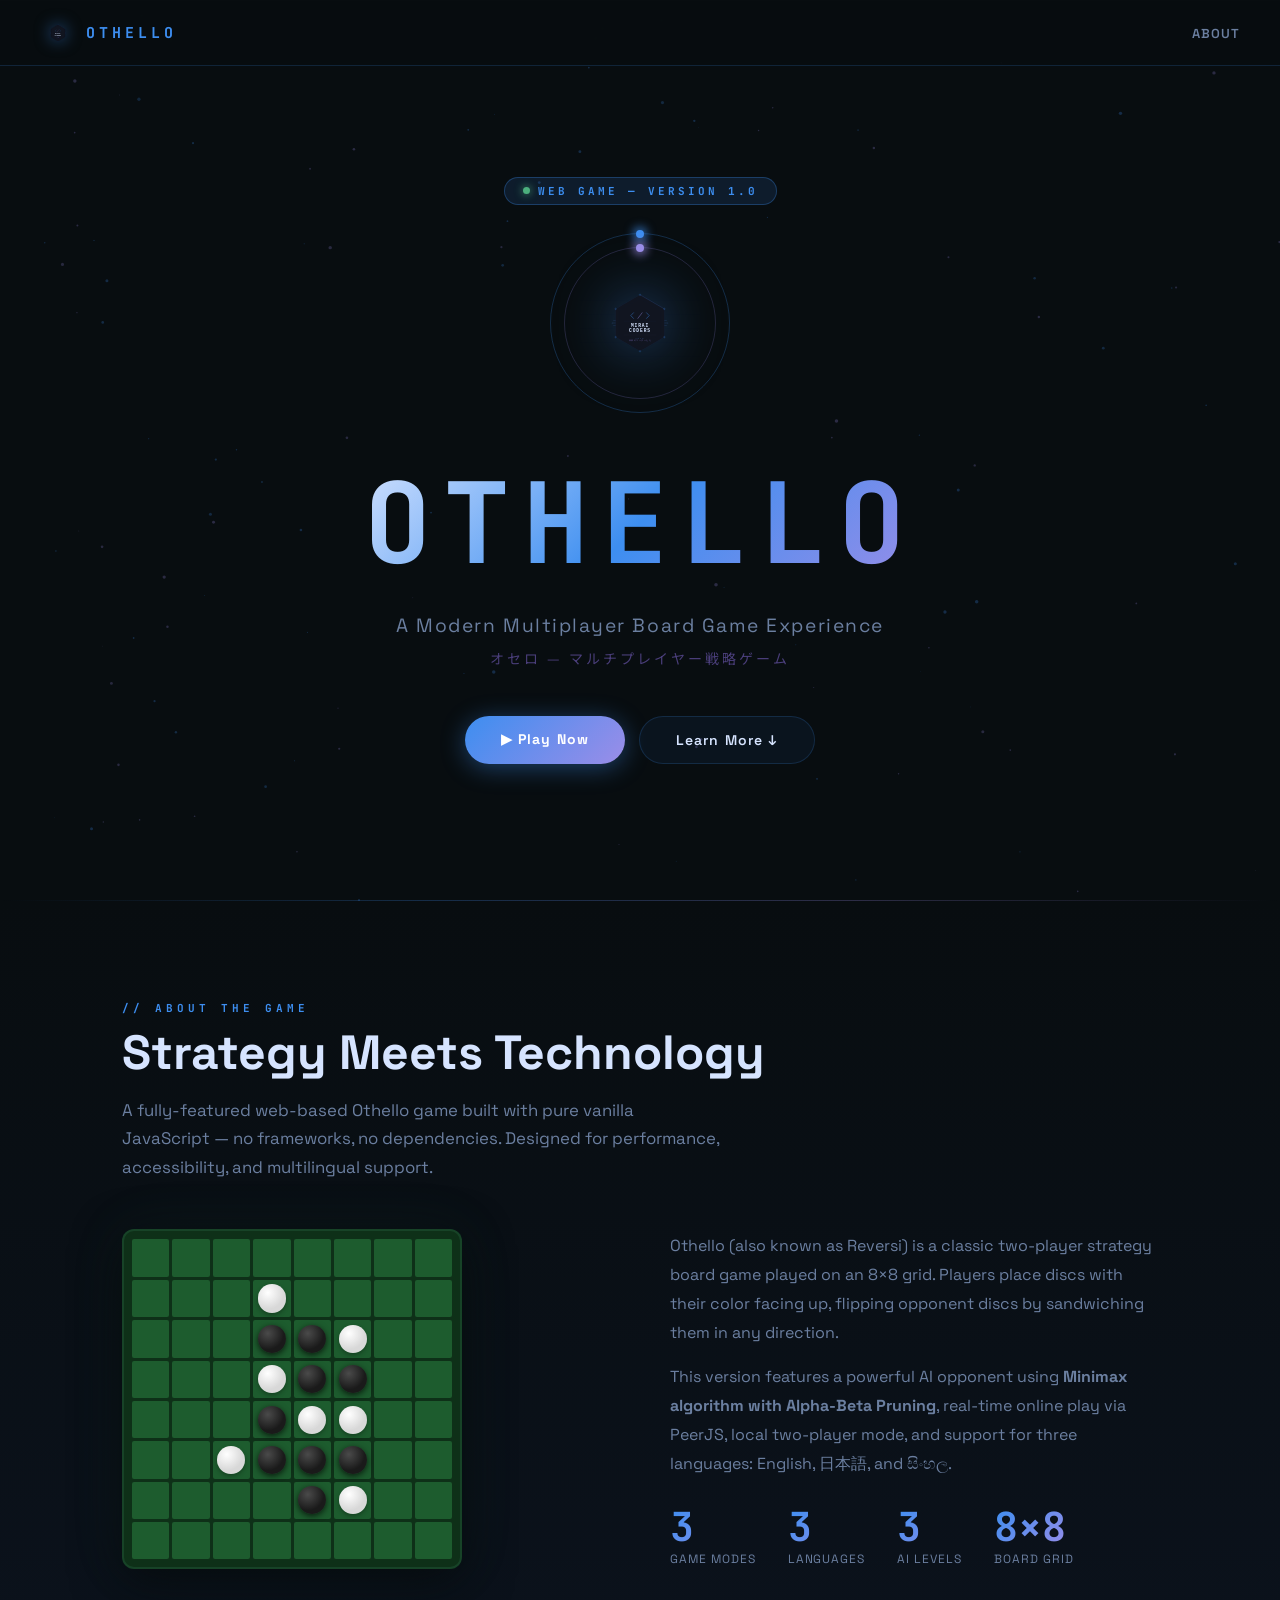
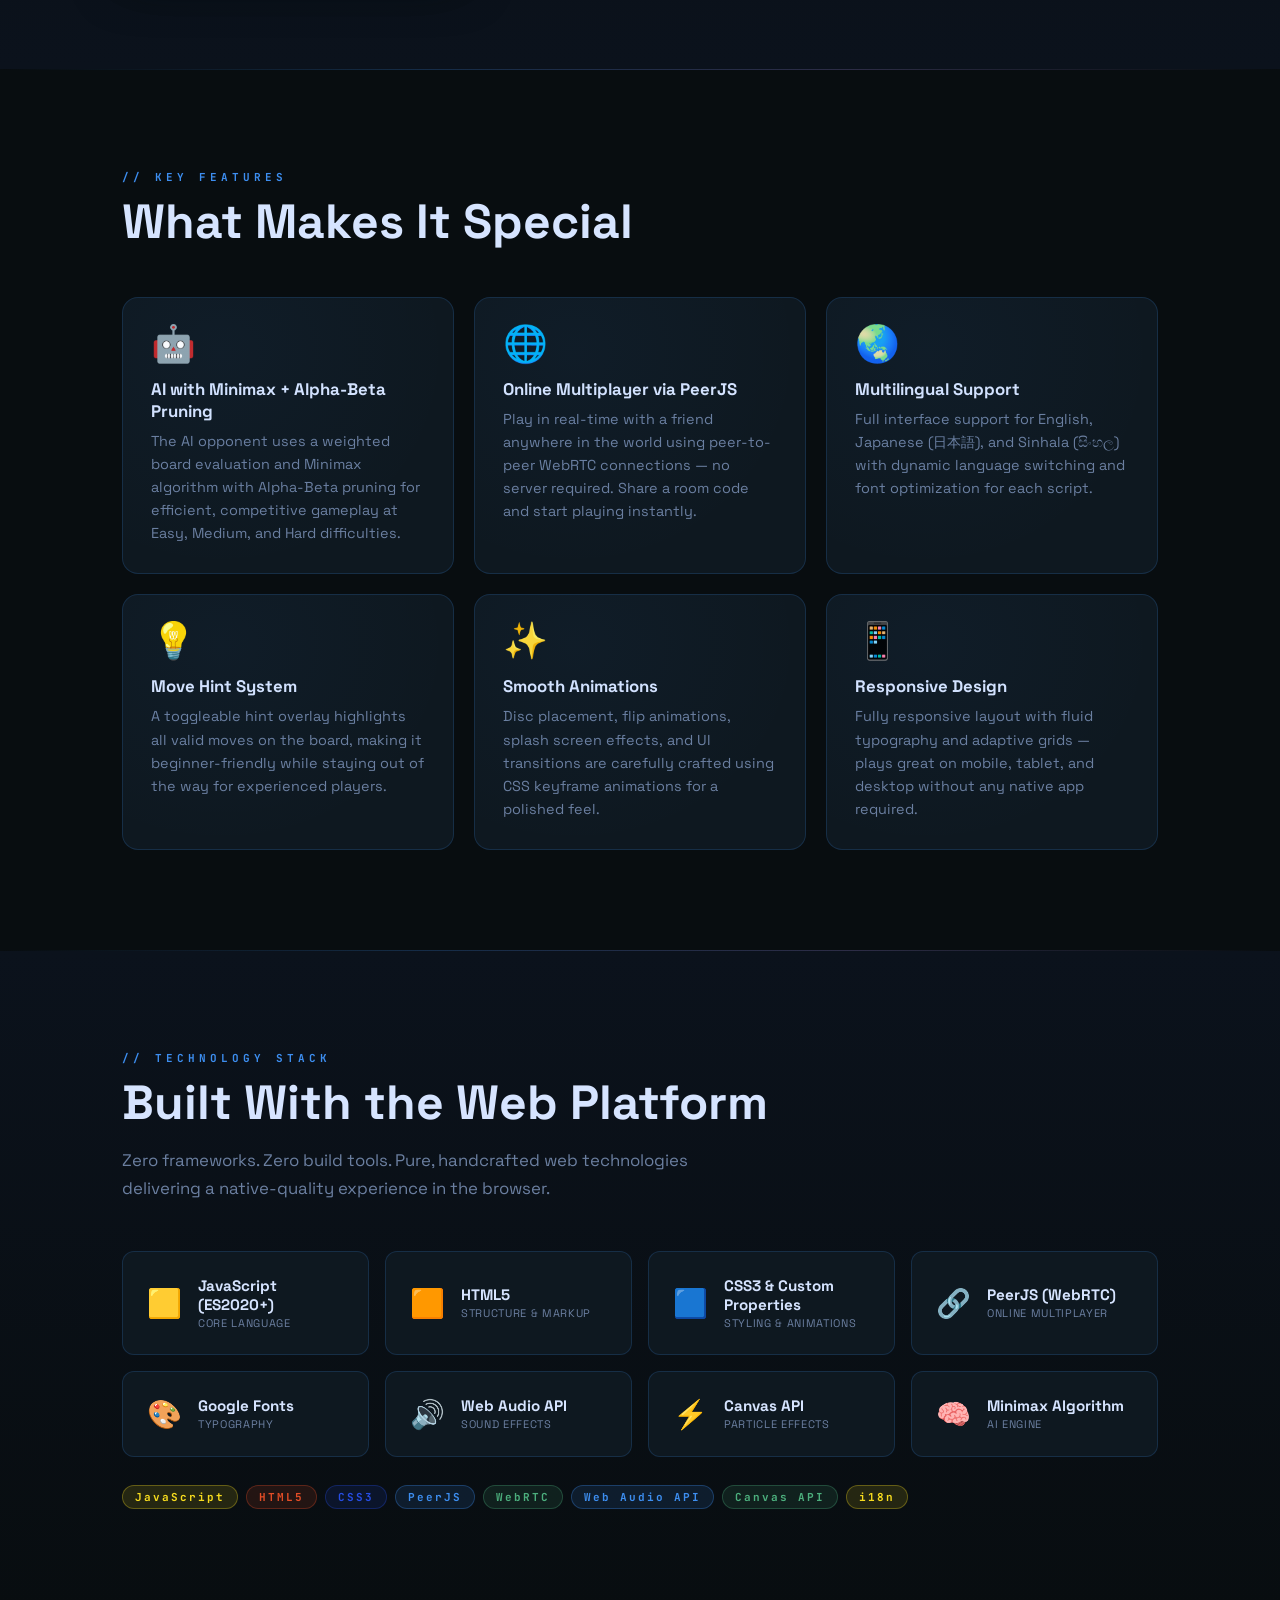
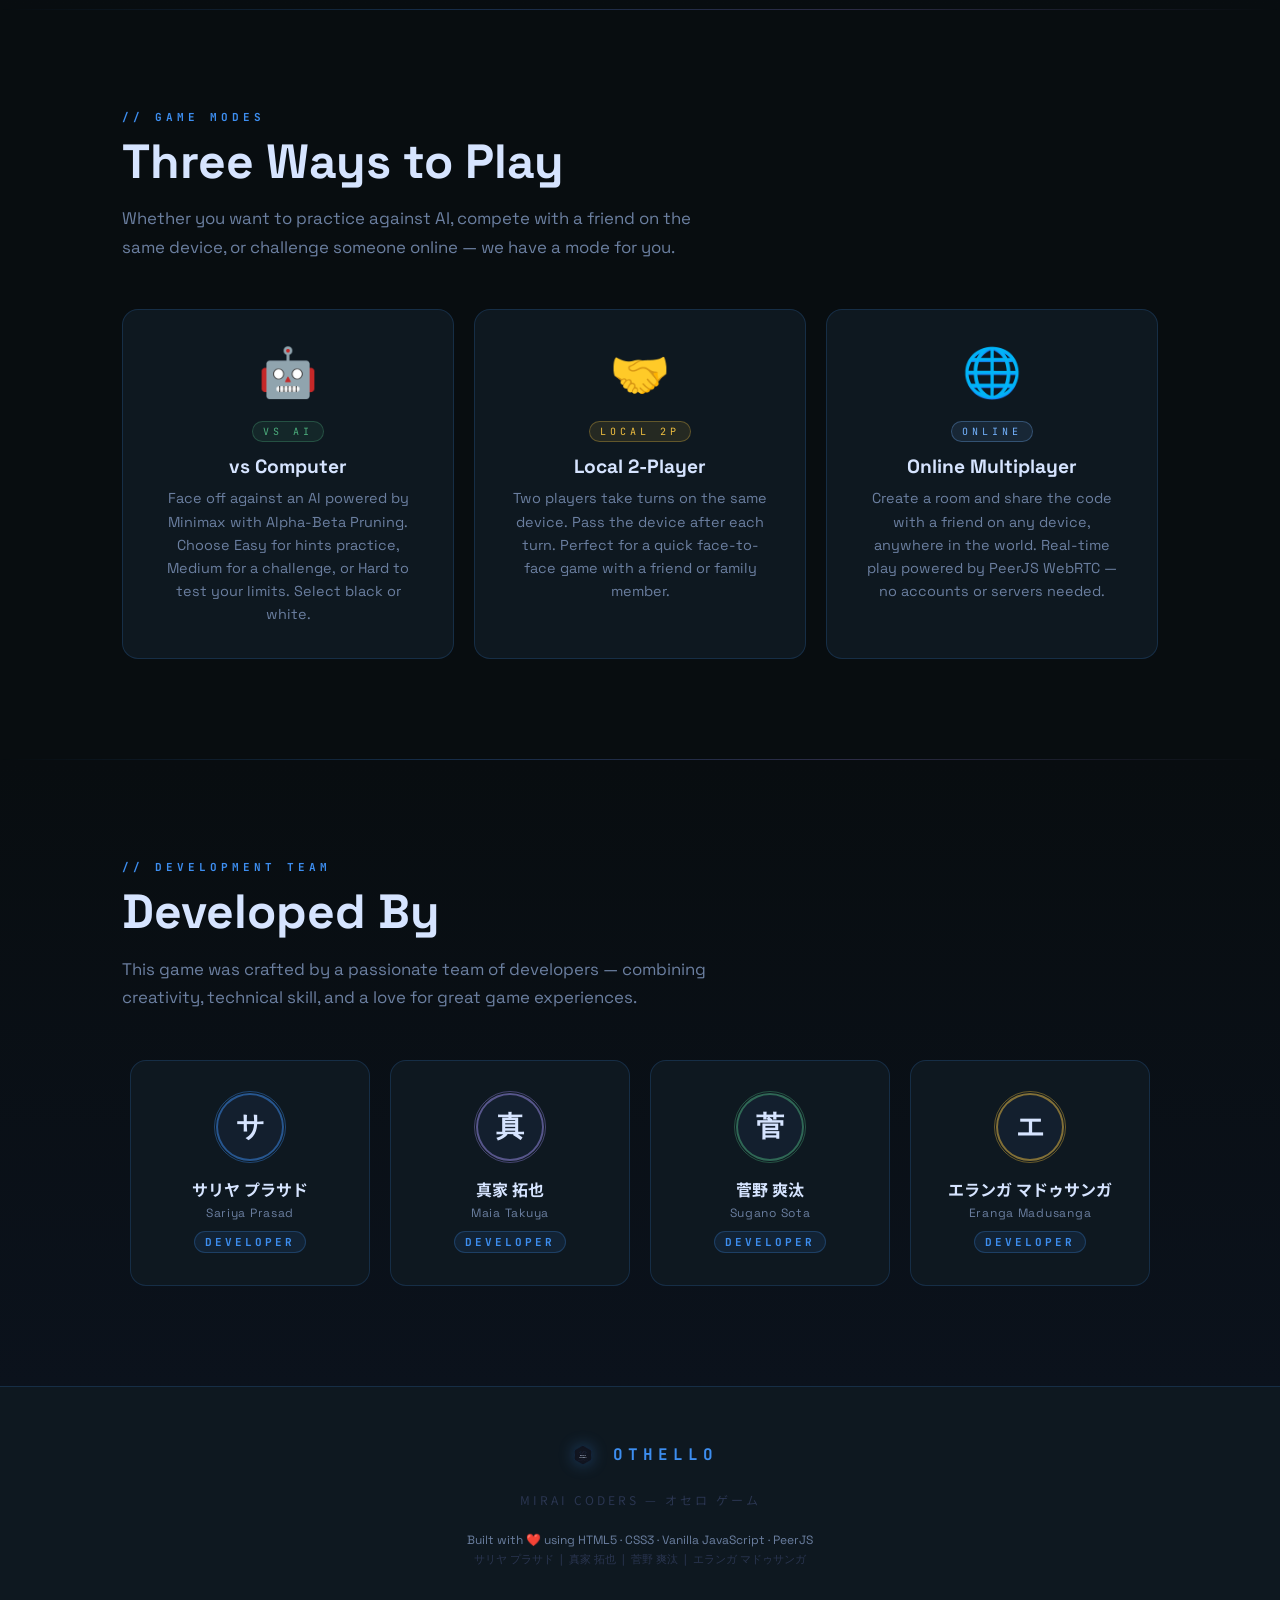
<file: index.html>
<!DOCTYPE html>
<html lang="en">
<head>
<meta charset="UTF-8" />
<meta name="viewport" content="width=device-width, initial-scale=1.0"/>
<title>Othello — Game Showcase</title>
<link rel="preconnect" href="https://fonts.googleapis.com"/>
<link rel="preconnect" href="https://fonts.gstatic.com" crossorigin/>
<link href="https://fonts.googleapis.com/css2?family=Noto+Sans+JP:wght@400;700;900&family=Space+Grotesk:wght@400;600;700;800&family=JetBrains+Mono:wght@400;700&display=swap" rel="stylesheet"/>

<style>
  :root {
    --bg: #080d10;
    --surface: #0e1820;
    --surface2: #131f2e;
    --border: rgba(61,142,240,0.18);
    --primary: #3d8ef0;
    --primary-g: #9b8de8;
    --green: #4caf7d;
    --text: #d6e4ff;
    --muted: #6b7fa0;
    --faint: #2a3550;
  }
  *, *::before, *::after { box-sizing: border-box; margin: 0; padding: 0; }
  html { scroll-behavior: smooth; }
  body {
    font-family: 'Space Grotesk', sans-serif;
    background: var(--bg);
    color: var(--text);
    overflow-x: hidden;
  }

  /* ── AUTO SCROLL ── */
  html { scroll-snap-type: none; }

  /* ── PARTICLES BG ── */
  #bg-canvas {
    position: fixed; inset: 0; z-index: 0;
    pointer-events: none; opacity: 0.35;
  }

  /* ── NAV ── */
  nav {
    position: fixed; top: 0; left: 0; right: 0; z-index: 100;
    display: flex; align-items: center; justify-content: space-between;
    padding: 14px 40px;
    background: rgba(8,13,16,0.85);
    backdrop-filter: blur(16px);
    border-bottom: 1px solid var(--border);
  }
  .nav-logo { display: flex; align-items: center; gap: 10px; }
  .nav-logo img { width: 36px; height: 36px; filter: drop-shadow(0 0 8px rgba(61,142,240,0.5)); }
  .nav-logo span {
    font-family: 'JetBrains Mono', monospace;
    font-size: 15px; font-weight: 700;
    letter-spacing: 4px; color: var(--primary);
    text-transform: uppercase;
  }
  .nav-links { display: flex; gap: 28px; }
  .nav-links a {
    color: var(--muted); text-decoration: none; font-size: 13px;
    font-weight: 600; letter-spacing: 0.08em; text-transform: uppercase;
    transition: color 0.2s;
  }
  .nav-links a:hover { color: var(--text); }

  /* ── SECTIONS ── */
  section { position: relative; z-index: 1; }

  /* ── HERO ── */
  #hero {
    min-height: 100vh;
    display: flex; flex-direction: column;
    align-items: center; justify-content: center;
    text-align: center;
    padding: 120px 24px 80px;
    overflow: hidden;
  }
  .hero-badge {
    display: inline-flex; align-items: center; gap: 8px;
    background: rgba(61,142,240,0.12);
    border: 1px solid rgba(61,142,240,0.3);
    border-radius: 9999px;
    padding: 6px 18px; margin-bottom: 28px;
    font-family: 'JetBrains Mono', monospace;
    font-size: 11px; font-weight: 700;
    letter-spacing: 3px; color: var(--primary);
    text-transform: uppercase;
  }
  .badge-dot {
    width: 7px; height: 7px; border-radius: 50%;
    background: var(--green);
    box-shadow: 0 0 8px var(--green);
    animation: blink 1.5s ease-in-out infinite;
  }
  @keyframes blink { 0%,100%{opacity:0.4} 50%{opacity:1} }

  .hero-logo-ring {
    position: relative; width: 180px; height: 180px;
    display: flex; align-items: center; justify-content: center;
    margin-bottom: 36px;
  }
  .hero-orbit {
    position: absolute; inset: 0; border-radius: 50%;
    border: 1px solid rgba(61,142,240,0.25);
    animation: spin 6s linear infinite;
  }
  .hero-orbit:nth-child(2) { inset: 14px; border-color: rgba(155,141,232,0.2); animation-duration: 9s; animation-direction: reverse; }
  .hero-orbit-dot {
    position: absolute; top: -4px; left: 50%;
    transform: translateX(-50%);
    width: 8px; height: 8px; border-radius: 50%;
    background: var(--primary);
    box-shadow: 0 0 10px 3px rgba(61,142,240,0.7);
  }
  .hero-orbit:nth-child(2) .hero-orbit-dot { background: var(--primary-g); box-shadow: 0 0 10px 3px rgba(155,141,232,0.7); }
  @keyframes spin { to { transform: rotate(360deg); } }
  .hero-logo-img {
    width: 120px; height: 120px; position: relative; z-index: 2;
    filter: drop-shadow(0 0 28px rgba(61,142,240,0.5));
    animation: logoFloat 4s ease-in-out infinite;
  }
  @keyframes logoFloat {
    0%,100%{transform:translateY(0)} 50%{transform:translateY(-10px)}
  }

  .hero-title {
    font-family: 'JetBrains Mono', monospace;
    font-size: clamp(3rem, 9vw, 7rem);
    font-weight: 700; letter-spacing: 12px;
    text-transform: uppercase;
    background: linear-gradient(135deg, #d6e4ff 0%, var(--primary) 50%, var(--primary-g) 100%);
    -webkit-background-clip: text; -webkit-text-fill-color: transparent;
    background-clip: text; margin-bottom: 16px;
    animation: glitch 6s steps(1) infinite;
    position: relative;
  }
  @keyframes glitch {
    0%,90%,100%{transform:none; filter:none}
    92%{transform:skewX(-4deg) translateX(2px); filter:hue-rotate(40deg)}
    94%{transform:skewX(2deg) translateX(-2px); filter:none}
    96%{transform:none}
  }
  .hero-subtitle {
    font-size: clamp(1rem, 2vw, 1.2rem);
    color: var(--muted); letter-spacing: 0.08em;
    margin-bottom: 10px;
  }
  .hero-jp {
    font-family: 'Noto Sans JP', sans-serif;
    font-size: 14px; color: #4a3e7a; letter-spacing: 3px;
    margin-bottom: 48px;
  }
  .hero-cta {
    display: inline-flex; gap: 14px; flex-wrap: wrap; justify-content: center;
  }
  .btn-primary {
    padding: 14px 36px; border-radius: 9999px;
    background: linear-gradient(135deg, var(--primary), var(--primary-g));
    color: #fff; font-weight: 700; font-size: 14px;
    letter-spacing: 0.08em; text-decoration: none;
    box-shadow: 0 4px 24px rgba(61,142,240,0.4);
    transition: transform 0.2s, box-shadow 0.2s;
    display: inline-block;
  }
  .btn-primary:hover { transform: translateY(-2px); box-shadow: 0 8px 32px rgba(61,142,240,0.6); }
  .btn-outline {
    padding: 14px 36px; border-radius: 9999px;
    border: 1px solid var(--border);
    color: var(--text); font-weight: 600; font-size: 14px;
    letter-spacing: 0.08em; text-decoration: none;
    background: rgba(61,142,240,0.06);
    transition: background 0.2s, border-color 0.2s;
    display: inline-block;
  }
  .btn-outline:hover { background: rgba(61,142,240,0.12); border-color: var(--primary); }

  /* ── SECTION COMMON ── */
  .section-inner {
    max-width: 1100px; margin: 0 auto;
    padding: 100px 32px;
  }
  .section-label {
    font-family: 'JetBrains Mono', monospace;
    font-size: 11px; font-weight: 700; letter-spacing: 4px;
    text-transform: uppercase; color: var(--primary);
    margin-bottom: 12px;
  }
  .section-title {
    font-size: clamp(2rem, 4vw, 3rem);
    font-weight: 800; line-height: 1.1;
    margin-bottom: 16px;
  }
  .section-desc {
    color: var(--muted); font-size: 1.05rem;
    line-height: 1.7; max-width: 600px;
  }

  /* ── DIVIDER ── */
  .glow-divider {
    width: 100%; height: 1px;
    background: linear-gradient(90deg, transparent, var(--primary), var(--primary-g), transparent);
    opacity: 0.25;
  }

  /* ── ABOUT ── */
  #about { background: linear-gradient(180deg, #080d10 0%, #0b121c 100%); }
  .about-grid {
    display: grid; grid-template-columns: 1fr 1fr;
    gap: 60px; align-items: center; margin-top: 48px;
  }
  .board-preview {
    display: grid; grid-template-columns: repeat(8,1fr);
    gap: 3px; background: #0e3018; padding: 8px;
    border-radius: 12px;
    box-shadow: 0 12px 48px rgba(0,0,0,0.6), 0 0 60px rgba(76,175,125,0.08);
    border: 2px solid rgba(76,175,125,0.15);
    max-width: 340px;
  }
  .bcell {
    aspect-ratio: 1; border-radius: 2px;
    background: #1d5c2e;
    display: flex; align-items: center; justify-content: center;
  }
  .bdisc {
    width: 75%; height: 75%; border-radius: 50%;
  }
  .bdisc.black {
    background: radial-gradient(circle at 35% 30%, #4a4a4a, #1a1a1a 60%);
    box-shadow: 0 2px 6px rgba(0,0,0,0.7);
  }
  .bdisc.white {
    background: radial-gradient(circle at 35% 30%, #fff, #d8d8d8 60%);
    box-shadow: 0 2px 4px rgba(0,0,0,0.3);
  }
  .about-text { }
  .about-text p { color: var(--muted); line-height: 1.8; margin-bottom: 16px; }
  .stat-row { display: flex; gap: 32px; margin-top: 28px; flex-wrap: wrap; }
  .stat-item { }
  .stat-number {
    font-family: 'JetBrains Mono', monospace;
    font-size: 2.5rem; font-weight: 700;
    background: linear-gradient(135deg, var(--primary), var(--primary-g));
    -webkit-background-clip: text; -webkit-text-fill-color: transparent;
    background-clip: text; line-height: 1;
  }
  .stat-label { font-size: 12px; color: var(--muted); letter-spacing: 0.08em; margin-top: 4px; text-transform: uppercase; }

  /* ── FEATURES ── */
  #features { background: var(--bg); }
  .features-grid {
    display: grid;
    grid-template-columns: repeat(auto-fit, minmax(280px, 1fr));
    gap: 20px; margin-top: 48px;
  }
  .feature-card {
    background: var(--surface);
    border: 1px solid var(--border);
    border-radius: 16px; padding: 28px;
    transition: border-color 0.2s, box-shadow 0.2s, transform 0.2s;
    position: relative; overflow: hidden;
  }
  .feature-card::before {
    content: '';
    position: absolute; inset: 0;
    background: radial-gradient(ellipse at 30% 20%, rgba(61,142,240,0.04), transparent 70%);
    pointer-events: none;
  }
  .feature-card:hover {
    border-color: var(--primary);
    box-shadow: 0 4px 24px rgba(61,142,240,0.12);
    transform: translateY(-3px);
  }
  .feature-icon { font-size: 36px; margin-bottom: 16px; line-height: 1; }
  .feature-title { font-size: 1.05rem; font-weight: 700; margin-bottom: 8px; }
  .feature-desc { color: var(--muted); font-size: 0.9rem; line-height: 1.6; }

  /* ── TECH STACK ── */
  #tech { background: linear-gradient(180deg, #0b121c 0%, #080d10 100%); }
  .tech-grid {
    display: grid;
    grid-template-columns: repeat(auto-fit, minmax(200px, 1fr));
    gap: 16px; margin-top: 48px;
  }
  .tech-card {
    background: var(--surface);
    border: 1px solid var(--border);
    border-radius: 12px; padding: 24px;
    display: flex; align-items: center; gap: 16px;
    transition: border-color 0.2s, transform 0.2s;
  }
  .tech-card:hover { border-color: var(--primary); transform: translateY(-2px); }
  .tech-icon { font-size: 28px; flex-shrink: 0; }
  .tech-name { font-weight: 700; font-size: 0.95rem; margin-bottom: 2px; }
  .tech-type { font-size: 11px; color: var(--muted); letter-spacing: 0.06em; text-transform: uppercase; }

  .tech-badge {
    display: inline-flex; align-items: center; gap: 6px;
    padding: 4px 12px; border-radius: 9999px;
    font-family: 'JetBrains Mono', monospace;
    font-size: 11px; font-weight: 700; letter-spacing: 2px;
  }
  .badge-js { background: rgba(247,220,30,0.12); border: 1px solid rgba(247,220,30,0.3); color: #f7dc1e; }
  .badge-html { background: rgba(227,77,38,0.12); border: 1px solid rgba(227,77,38,0.3); color: #e34d26; }
  .badge-css { background: rgba(38,77,228,0.12); border: 1px solid rgba(38,77,228,0.3); color: #264de4; }
  .badge-peer { background: rgba(61,142,240,0.12); border: 1px solid rgba(61,142,240,0.3); color: var(--primary); }
  .badge-green { background: rgba(76,175,125,0.12); border: 1px solid rgba(76,175,125,0.3); color: var(--green); }

  .tech-badges-row { display: flex; flex-wrap: wrap; gap: 8px; margin-top: 28px; }

  /* ── MODES ── */
  #modes { background: var(--bg); }
  .modes-grid {
    display: grid; grid-template-columns: repeat(auto-fit, minmax(280px, 1fr));
    gap: 20px; margin-top: 48px;
  }
  .mode-card {
    background: var(--surface);
    border: 1px solid var(--border);
    border-radius: 16px; padding: 32px;
    text-align: center;
    transition: border-color 0.2s, box-shadow 0.2s, transform 0.2s;
  }
  .mode-card:hover { border-color: var(--primary); transform: translateY(-4px); box-shadow: 0 8px 32px rgba(61,142,240,0.1); }
  .mode-icon { font-size: 48px; margin-bottom: 16px; }
  .mode-label {
    font-family: 'JetBrains Mono', monospace;
    font-size: 10px; letter-spacing: 4px; text-transform: uppercase;
    padding: 3px 10px; border-radius: 9999px; margin-bottom: 12px;
    display: inline-block;
  }
  .mode-ai { color: var(--green); background: rgba(76,175,125,0.1); border: 1px solid rgba(76,175,125,0.3); }
  .mode-local { color: #f0c040; background: rgba(240,192,64,0.1); border: 1px solid rgba(240,192,64,0.3); }
  .mode-online { color: #74b3ff; background: rgba(116,179,255,0.1); border: 1px solid rgba(116,179,255,0.3); }
  .mode-title { font-size: 1.2rem; font-weight: 700; margin-bottom: 8px; }
  .mode-desc { color: var(--muted); font-size: 0.9rem; line-height: 1.6; }

  /* ── TEAM ── */
  #team {
    background: linear-gradient(180deg, #080d10 0%, #0b121c 100%);
  }
  .team-grid {
    display: flex; flex-wrap: wrap;
    gap: 20px; justify-content: center;
    margin-top: 48px;
  }
  .team-card {
    background: var(--surface);
    border: 1px solid var(--border);
    border-radius: 16px; padding: 32px 24px;
    text-align: center; min-width: 200px; max-width: 240px; flex: 1;
    transition: border-color 0.2s, box-shadow 0.2s, transform 0.2s;
  }
  .team-card:hover {
    border-color: var(--primary);
    box-shadow: 0 4px 24px rgba(61,142,240,0.12);
    transform: translateY(-4px);
  }
  .team-avatar {
    width: 68px; height: 68px; border-radius: 50%;
    margin: 0 auto 16px;
    display: flex; align-items: center; justify-content: center;
    font-size: 28px; font-weight: 900;
    border: 2px solid var(--border);
    background: var(--surface2);
    position: relative;
  }
  .team-avatar::after {
    content: '';
    position: absolute; inset: -4px; border-radius: 50%;
    border: 1px solid;
    opacity: 0.4;
    animation: avatarPulse 3s ease-in-out infinite;
  }
  @keyframes avatarPulse { 0%,100%{transform:scale(1);opacity:0.3} 50%{transform:scale(1.08);opacity:0.6} }
  .tc1 .team-avatar { border-color: rgba(61,142,240,0.5); }
  .tc1 .team-avatar::after { border-color: var(--primary); }
  .tc2 .team-avatar { border-color: rgba(155,141,232,0.5); }
  .tc2 .team-avatar::after { border-color: var(--primary-g); }
  .tc3 .team-avatar { border-color: rgba(76,175,125,0.5); }
  .tc3 .team-avatar::after { border-color: var(--green); }
  .tc4 .team-avatar { border-color: rgba(240,192,64,0.5); }
  .tc4 .team-avatar::after { border-color: #f0c040; }
  .team-name-jp {
    font-family: 'Noto Sans JP', sans-serif;
    font-size: 1rem; font-weight: 700; margin-bottom: 4px;
  }
  .team-name-en { font-size: 12px; color: var(--muted); letter-spacing: 0.06em; }
  .team-role {
    margin-top: 10px; font-size: 11px; font-weight: 700;
    letter-spacing: 3px; text-transform: uppercase;
    font-family: 'JetBrains Mono', monospace;
    padding: 3px 10px; border-radius: 9999px;
    display: inline-block;
  }
  .role-dev { color: var(--primary); background: rgba(61,142,240,0.1); border: 1px solid rgba(61,142,240,0.25); }

  /* ── FOOTER ── */
  footer {
    position: relative; z-index: 1;
    background: var(--surface);
    border-top: 1px solid var(--border);
    padding: 48px 32px;
    text-align: center;
  }
  .footer-logo { display: flex; align-items: center; gap: 10px; justify-content: center; margin-bottom: 16px; }
  .footer-logo img { width: 40px; height: 40px; filter: drop-shadow(0 0 8px rgba(61,142,240,0.4)); }
  .footer-logo span {
    font-family: 'JetBrains Mono', monospace;
    font-size: 16px; font-weight: 700; letter-spacing: 5px;
    color: var(--primary); text-transform: uppercase;
  }
  .footer-sub {
    font-family: 'Noto Sans JP', sans-serif;
    font-size: 12px; color: var(--faint); letter-spacing: 3px; margin-bottom: 24px;
  }
  .footer-copy { font-size: 12px; color: var(--muted); }

  /* ── RESPONSIVE ── */
  @media (max-width: 768px) {
    nav { padding: 14px 20px; }
    .nav-links { display: none; }
    .about-grid { grid-template-columns: 1fr; }
    .board-preview { max-width: 260px; margin: 0 auto; }
    .section-inner { padding: 72px 20px; }
  }
</style>
</head>
<body>

<canvas id="bg-canvas"></canvas>

<!-- NAV -->
<nav>
  <div class="nav-logo">
    <img src="mirai_coders_badge_transparent.svg" alt="Mirai Coders Logo"/>
    <span>Othello</span>
  </div>
  <div class="nav-links">
    <a href="learn_more.html">About</a>
    
  </div>
</nav>

<!-- HERO -->
<section id="hero">
  <div class="hero-badge">
    <span class="badge-dot"></span>
    Web Game — Version 1.0
  </div>

  <div class="hero-logo-ring">
    <div class="hero-orbit">
      <span class="hero-orbit-dot"></span>
    </div>
    <div class="hero-orbit">
      <span class="hero-orbit-dot"></span>
    </div>
    <img class="hero-logo-img" src="mirai_coders_badge_transparent.svg" alt="Mirai Coders Logo"/>
  </div>

  <h1 class="hero-title" data-text="OTHELLO">OTHELLO</h1>
  <p class="hero-subtitle">A Modern Multiplayer Board Game Experience</p>
  <p class="hero-jp">オセロ — マルチプレイヤー戦略ゲーム</p>

  <div class="hero-cta">
    <a href="game.html" class="btn-primary">▶ Play Now</a>
    <a href="learn_more.html" class="btn-outline">Learn More ↓</a>
  </div>
</section>

<div class="glow-divider"></div>

<!-- ABOUT -->
<section id="about">
  <div class="section-inner">
    <div class="section-label">// About the Game</div>
    <h2 class="section-title">Strategy Meets Technology</h2>
    <p class="section-desc">A fully-featured web-based Othello game built with pure vanilla JavaScript — no frameworks, no dependencies. Designed for performance, accessibility, and multilingual support.</p>

    <div class="about-grid">
      <div id="board-preview-wrap"></div>

      <div class="about-text">
        <p>Othello (also known as Reversi) is a classic two-player strategy board game played on an 8×8 grid. Players place discs with their color facing up, flipping opponent discs by sandwiching them in any direction.</p>
        <p>This version features a powerful AI opponent using <strong>Minimax algorithm with Alpha-Beta Pruning</strong>, real-time online play via PeerJS, local two-player mode, and support for three languages: English, 日本語, and සිංහල.</p>
        <div class="stat-row">
          <div class="stat-item">
            <div class="stat-number">3</div>
            <div class="stat-label">Game Modes</div>
          </div>
          <div class="stat-item">
            <div class="stat-number">3</div>
            <div class="stat-label">Languages</div>
          </div>
          <div class="stat-item">
            <div class="stat-number">3</div>
            <div class="stat-label">AI Levels</div>
          </div>
          <div class="stat-item">
            <div class="stat-number">8×8</div>
            <div class="stat-label">Board Grid</div>
          </div>
        </div>
      </div>
    </div>
  </div>
</section>

<div class="glow-divider"></div>

<!-- FEATURES -->
<section id="features">
  <div class="section-inner">
    <div class="section-label">// Key Features</div>
    <h2 class="section-title">What Makes It Special</h2>

    <div class="features-grid">
      <div class="feature-card">
        <div class="feature-icon">🤖</div>
        <div class="feature-title">AI with Minimax + Alpha-Beta Pruning</div>
        <div class="feature-desc">The AI opponent uses a weighted board evaluation and Minimax algorithm with Alpha-Beta pruning for efficient, competitive gameplay at Easy, Medium, and Hard difficulties.</div>
      </div>
      <div class="feature-card">
        <div class="feature-icon">🌐</div>
        <div class="feature-title">Online Multiplayer via PeerJS</div>
        <div class="feature-desc">Play in real-time with a friend anywhere in the world using peer-to-peer WebRTC connections — no server required. Share a room code and start playing instantly.</div>
      </div>
      <div class="feature-card">
        <div class="feature-icon">🌏</div>
        <div class="feature-title">Multilingual Support</div>
        <div class="feature-desc">Full interface support for English, Japanese (日本語), and Sinhala (සිංහල) with dynamic language switching and font optimization for each script.</div>
      </div>
      <div class="feature-card">
        <div class="feature-icon">💡</div>
        <div class="feature-title">Move Hint System</div>
        <div class="feature-desc">A toggleable hint overlay highlights all valid moves on the board, making it beginner-friendly while staying out of the way for experienced players.</div>
      </div>
      <div class="feature-card">
        <div class="feature-icon">✨</div>
        <div class="feature-title">Smooth Animations</div>
        <div class="feature-desc">Disc placement, flip animations, splash screen effects, and UI transitions are carefully crafted using CSS keyframe animations for a polished feel.</div>
      </div>
      <div class="feature-card">
        <div class="feature-icon">📱</div>
        <div class="feature-title">Responsive Design</div>
        <div class="feature-desc">Fully responsive layout with fluid typography and adaptive grids — plays great on mobile, tablet, and desktop without any native app required.</div>
      </div>
    </div>
  </div>
</section>

<div class="glow-divider"></div>

<!-- TECH STACK -->
<section id="tech">
  <div class="section-inner">
    <div class="section-label">// Technology Stack</div>
    <h2 class="section-title">Built With the Web Platform</h2>
    <p class="section-desc">Zero frameworks. Zero build tools. Pure, handcrafted web technologies delivering a native-quality experience in the browser.</p>

    <div class="tech-grid" style="margin-top:48px;">
      <div class="tech-card">
        <div class="tech-icon">🟨</div>
        <div>
          <div class="tech-name">JavaScript (ES2020+)</div>
          <div class="tech-type">Core Language</div>
        </div>
      </div>
      <div class="tech-card">
        <div class="tech-icon">🟧</div>
        <div>
          <div class="tech-name">HTML5</div>
          <div class="tech-type">Structure & Markup</div>
        </div>
      </div>
      <div class="tech-card">
        <div class="tech-icon">🟦</div>
        <div>
          <div class="tech-name">CSS3 &amp; Custom Properties</div>
          <div class="tech-type">Styling &amp; Animations</div>
        </div>
      </div>
      <div class="tech-card">
        <div class="tech-icon">🔗</div>
        <div>
          <div class="tech-name">PeerJS (WebRTC)</div>
          <div class="tech-type">Online Multiplayer</div>
        </div>
      </div>
      <div class="tech-card">
        <div class="tech-icon">🎨</div>
        <div>
          <div class="tech-name">Google Fonts</div>
          <div class="tech-type">Typography</div>
        </div>
      </div>
      <div class="tech-card">
        <div class="tech-icon">🔊</div>
        <div>
          <div class="tech-name">Web Audio API</div>
          <div class="tech-type">Sound Effects</div>
        </div>
      </div>
      <div class="tech-card">
        <div class="tech-icon">⚡</div>
        <div>
          <div class="tech-name">Canvas API</div>
          <div class="tech-type">Particle Effects</div>
        </div>
      </div>
      <div class="tech-card">
        <div class="tech-icon">🧠</div>
        <div>
          <div class="tech-name">Minimax Algorithm</div>
          <div class="tech-type">AI Engine</div>
        </div>
      </div>
    </div>

    <div class="tech-badges-row">
      <span class="tech-badge badge-js">JavaScript</span>
      <span class="tech-badge badge-html">HTML5</span>
      <span class="tech-badge badge-css">CSS3</span>
      <span class="tech-badge badge-peer">PeerJS</span>
      <span class="tech-badge badge-green">WebRTC</span>
      <span class="tech-badge badge-peer">Web Audio API</span>
      <span class="tech-badge badge-green">Canvas API</span>
      <span class="tech-badge badge-js">i18n</span>
    </div>
  </div>
</section>

<div class="glow-divider"></div>

<!-- GAME MODES -->
<section id="modes">
  <div class="section-inner">
    <div class="section-label">// Game Modes</div>
    <h2 class="section-title">Three Ways to Play</h2>
    <p class="section-desc">Whether you want to practice against AI, compete with a friend on the same device, or challenge someone online — we have a mode for you.</p>

    <div class="modes-grid">
      <div class="mode-card">
        <div class="mode-icon">🤖</div>
        <span class="mode-label mode-ai">VS AI</span>
        <div class="mode-title">vs Computer</div>
        <div class="mode-desc">Face off against an AI powered by Minimax with Alpha-Beta Pruning. Choose Easy for hints practice, Medium for a challenge, or Hard to test your limits. Select black or white.</div>
      </div>
      <div class="mode-card">
        <div class="mode-icon">🤝</div>
        <span class="mode-label mode-local">LOCAL 2P</span>
        <div class="mode-title">Local 2-Player</div>
        <div class="mode-desc">Two players take turns on the same device. Pass the device after each turn. Perfect for a quick face-to-face game with a friend or family member.</div>
      </div>
      <div class="mode-card">
        <div class="mode-icon">🌐</div>
        <span class="mode-label mode-online">ONLINE</span>
        <div class="mode-title">Online Multiplayer</div>
        <div class="mode-desc">Create a room and share the code with a friend on any device, anywhere in the world. Real-time play powered by PeerJS WebRTC — no accounts or servers needed.</div>
      </div>
    </div>
  </div>
</section>

<div class="glow-divider"></div>

<!-- TEAM -->
<section id="team">
  <div class="section-inner">
    <div class="section-label">// Development Team</div>
    <h2 class="section-title">Developed By</h2>
    <p class="section-desc">This game was crafted by a passionate team of developers — combining creativity, technical skill, and a love for great game experiences.</p>

    <div class="team-grid">
      <div class="team-card tc1">
        <div class="team-avatar">サ</div>
        <div class="team-name-jp">サリヤ プラサド</div>
        <div class="team-name-en">Sariya Prasad</div>
        <span class="team-role role-dev">Developer</span>
      </div>
      <div class="team-card tc2">
        <div class="team-avatar">真</div>
        <div class="team-name-jp">真家 拓也</div>
        <div class="team-name-en">Maia Takuya</div>
        <span class="team-role role-dev">Developer</span>
      </div>
      <div class="team-card tc3">
        <div class="team-avatar">菅</div>
        <div class="team-name-jp">菅野 爽汰</div>
        <div class="team-name-en">Sugano Sota</div>
        <span class="team-role role-dev">Developer</span>
      </div>
      <div class="team-card tc4">
        <div class="team-avatar">エ</div>
        <div class="team-name-jp">エランガ マドゥサンガ</div>
        <div class="team-name-en">Eranga Madusanga</div>
        <span class="team-role role-dev">Developer</span>
      </div>
    </div>
  </div>
</section>

<!-- FOOTER -->
<footer>
  <div class="footer-logo">
    <img src="mirai_coders_badge_transparent.svg" alt="Mirai Coders"/>
    <span>Othello</span>
  </div>
  <div class="footer-sub">MIRAI CODERS — オセロ ゲーム</div>
  <div class="footer-copy">
    Built with ❤️ using HTML5 · CSS3 · Vanilla JavaScript · PeerJS<br/>
    <span style="color:var(--faint); font-size:11px; margin-top:4px; display:block;">
      サリヤ プラサド &nbsp;|&nbsp; 真家 拓也 &nbsp;|&nbsp; 菅野 爽汰 &nbsp;|&nbsp; エランガ マドゥサンガ
    </span>
  </div>
</footer>

<script>
// ── PARTICLE BG ──
const canvas = document.getElementById('bg-canvas');
const ctx = canvas.getContext('2d');
let W, H, particles = [];

function resize() {
  W = canvas.width = window.innerWidth;
  H = canvas.height = window.innerHeight;
}
resize(); window.addEventListener('resize', resize);

function mkParticle() {
  return {
    x: Math.random()*W, y: Math.random()*H,
    r: Math.random()*1.5+0.3,
    vx: (Math.random()-0.5)*0.3,
    vy: (Math.random()-0.5)*0.3,
    a: Math.random(),
    c: Math.random() < 0.5 ? '#3d8ef0' : '#9b8de8'
  };
}
for (let i=0;i<120;i++) particles.push(mkParticle());

function animParticles() {
  ctx.clearRect(0,0,W,H);
  for (const p of particles) {
    p.x += p.vx; p.y += p.vy;
    p.a += 0.005;
    if (p.x<0||p.x>W||p.y<0||p.y>H) { Object.assign(p, mkParticle()); }
    ctx.beginPath();
    ctx.arc(p.x, p.y, p.r, 0, Math.PI*2);
    ctx.fillStyle = p.c;
    ctx.globalAlpha = 0.4+0.3*Math.sin(p.a);
    ctx.fill();
  }
  ctx.globalAlpha = 1;
  requestAnimationFrame(animParticles);
}
animParticles();

// ── BOARD PREVIEW ──
(function(){
  const B=1,W2=2,E=0;
  const board = Array.from({length:8},()=>Array(8).fill(E));
  board[3][3]=W2; board[3][4]=B; board[4][3]=B; board[4][4]=W2;
  board[2][3]=B; board[2][4]=B; board[2][5]=W2;
  board[3][5]=B; board[5][2]=W2; board[5][3]=B;
  board[4][5]=W2; board[5][4]=B; board[5][5]=B;
  board[1][3]=W2; board[6][5]=W2; board[6][4]=B;
  const wrap = document.getElementById('board-preview-wrap');
  const grid = document.createElement('div');
  grid.className = 'board-preview';
  for (let r=0;r<8;r++) for (let c=0;c<8;c++) {
    const cell = document.createElement('div');
    cell.className = 'bcell';
    if (board[r][c]!==E) {
      const disc = document.createElement('div');
      disc.className = 'bdisc '+(board[r][c]===B?'black':'white');
      cell.appendChild(disc);
    }
    grid.appendChild(cell);
  }
  wrap.appendChild(grid);
})();

// ── AUTO SCROLL ──
let scrollDir = 1;
let lastTime = 0;
const SPEED = 22; // px per second

function autoScroll(ts) {
  const dt = lastTime ? (ts - lastTime) / 1000 : 0;
  lastTime = ts;
  const maxScroll = document.body.scrollHeight - window.innerHeight;
  window.scrollBy(0, SPEED * dt * scrollDir);
  const cur = window.scrollY;
  if (cur >= maxScroll - 2) scrollDir = -1;
  if (cur <= 2) scrollDir = 1;
  requestAnimationFrame(autoScroll);
}

// Pause on user interaction, resume after 3s
let pauseTimer;
function pauseScroll() {
  cancelAnimationFrame(window._scrollRaf);
  clearTimeout(pauseTimer);
  pauseTimer = setTimeout(startScroll, 3000);
}
function startScroll() {
  window._scrollRaf = requestAnimationFrame(autoScroll);
}

// Start auto scroll after 1.5s
setTimeout(() => {
  startScroll();
  ['wheel','touchstart','mousedown','keydown'].forEach(e =>
    window.addEventListener(e, pauseScroll, {passive:true})
  );
}, 1500);
</script>
</body>
</html>
</file>
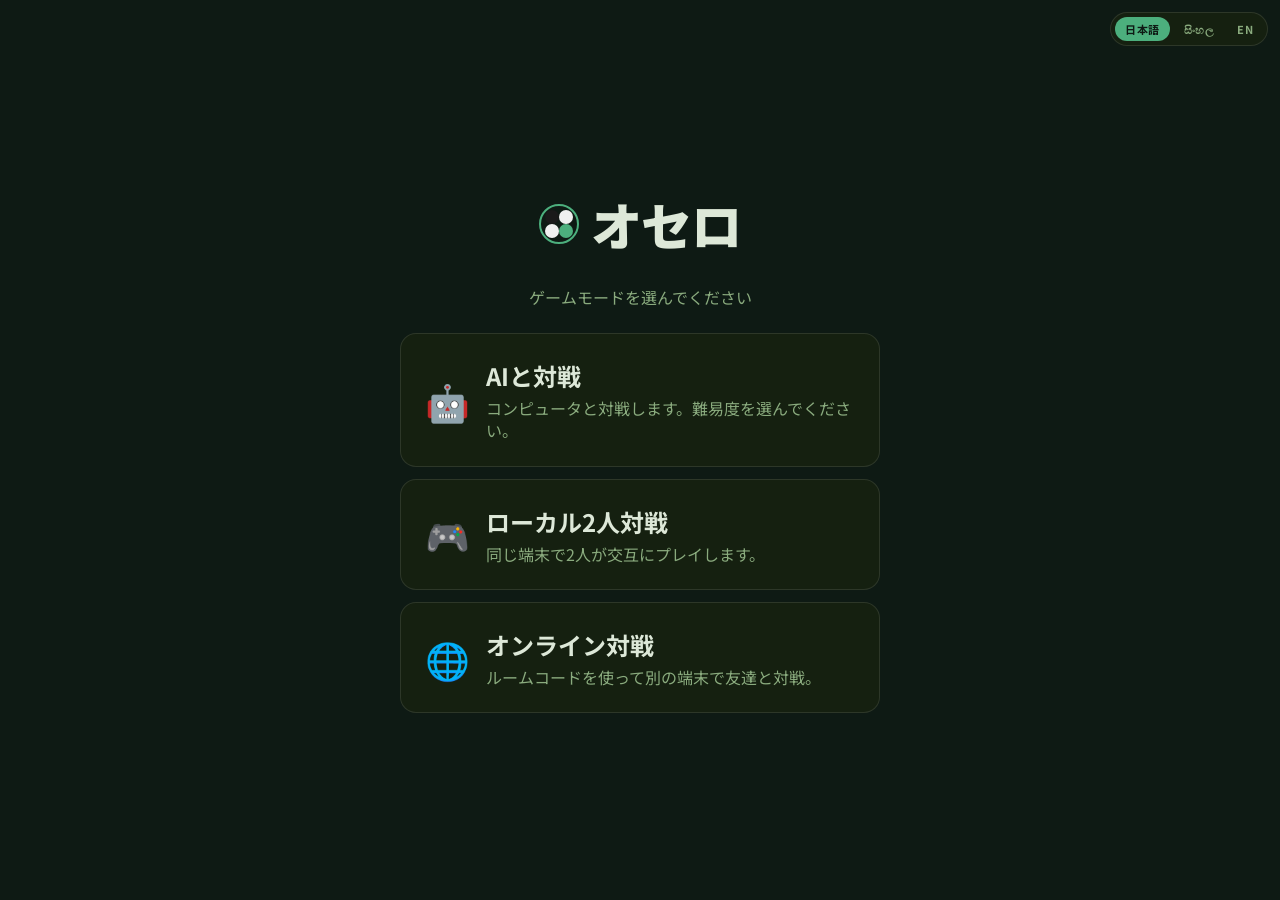
<file: game.html>
<!DOCTYPE html>
<html lang="ja" data-theme="dark">
<head>
  <meta charset="UTF-8">
  <meta name="viewport" content="width=device-width, initial-scale=1.0">
  <title>Othello — Multiplayer</title>
  <link rel="preconnect" href="https://fonts.googleapis.com">
  <link rel="preconnect" href="https://fonts.gstatic.com" crossorigin>
  <link href="https://fonts.googleapis.com/css2?family=Cabinet+Grotesk:wght@700;900&family=Satoshi:wght@400;500;700&family=Noto+Sans+Sinhala:wght@400;700&family=Noto+Sans+JP:wght@400;700;900&display=swap" rel="stylesheet">
  <link rel="stylesheet" href="style.css">
</head>
<body class="lang-ja">

<!-- ===== LANGUAGE SWITCHER ===== -->
<div id="langSwitcher">
  <button class="lang-btn" data-lang="ja">日本語</button>
  <button class="lang-btn" data-lang="si">සිංහල</button>
  <button class="lang-btn" data-lang="en">EN</button>
</div>

<!-- ===== MENU SCREEN ===== -->
<div id="menuScreen">
  <div class="menu-logo">
    <svg width="40" height="40" viewBox="0 0 40 40" fill="none">
      <circle cx="20" cy="20" r="19" stroke="#4caf7d" stroke-width="2"/>
      <circle cx="13" cy="13" r="7" fill="#1a1a1a"/>
      <circle cx="27" cy="13" r="7" fill="#f0f0f0"/>
      <circle cx="13" cy="27" r="7" fill="#f0f0f0"/>
      <circle cx="27" cy="27" r="7" fill="#4caf7d"/>
    </svg>
    <span class="menu-title" data-i18n="title">オセロ</span>
  </div>
  <p class="menu-subtitle" data-i18n="menuSubtitle">ゲームモードを選んでください</p>
  <div class="menu-cards">
    <button class="mode-card" id="menuVsAI">
      <div class="mode-icon">🤖</div>
      <div class="mode-info">
        <h3 data-i18n="modeAITitle">AIと対戦</h3>
        <p data-i18n="modeAIDesc">コンピュータと対戦します。難易度を選んでください。</p>
      </div>
    </button>
    <button class="mode-card" id="menuLocal">
      <div class="mode-icon">🎮</div>
      <div class="mode-info">
        <h3 data-i18n="modeLocalTitle">ローカル2人対戦</h3>
        <p data-i18n="modeLocalDesc">同じ端末で2人が交互にプレイします。</p>
      </div>
    </button>
    <button class="mode-card" id="menuOnline">
      <div class="mode-icon">🌐</div>
      <div class="mode-info">
        <h3 data-i18n="modeOnlineTitle">オンライン対戦</h3>
        <p data-i18n="modeOnlineDesc">ルームコードを使って別の端末で友達と対戦。</p>
      </div>
    </button>
  </div>
</div>

<!-- ===== ONLINE LOBBY ===== -->
<div id="onlineLobby">
  <div style="display:flex;align-items:center;gap:var(--space-3);width:100%">
    <button class="icon-btn" id="lobbyBack" title="Back">
      <svg width="16" height="16" viewBox="0 0 24 24" fill="none" stroke="currentColor" stroke-width="2"><polyline points="15 18 9 12 15 6"/></svg>
    </button>
    <span style="font-family:var(--font-display);font-size:var(--text-lg);font-weight:700" data-i18n="onlineMultiplayer">オンライン対戦</span>
    <span class="mode-badge online" style="margin-left:auto">BETA</span>
  </div>

  <div class="lobby-card" style="width:100%">
    <div class="lobby-section">
      <label class="input-label" data-i18n="yourName">あなたの名前</label>
      <input class="text-input" id="lobbyName" data-i18n-placeholder="enterName" maxlength="16">
    </div>

    <!-- Create Room -->
    <div class="lobby-section">
      <h3 data-i18n="createRoom">ルームを作成</h3>
      <p style="font-size:var(--text-sm);color:var(--color-text-muted);margin-bottom:var(--space-4)" data-i18n="createRoomDesc">
        ルームコードを生成して友達に共有してください。
      </p>
      <button class="btn btn-primary" id="createRoomBtn" style="width:100%" data-i18n="createRoomBtn">ルームを作成</button>
      <div id="roomCodeArea" style="display:none;margin-top:var(--space-4)">
        <label class="input-label" data-i18n="roomCodeLabel">ルームコード — 友達に共有してください</label>
        <div class="room-code-display">
          <span class="room-code-val" id="roomCodeVal">------</span>
          <button class="copy-btn" id="copyCodeBtn" data-i18n="copyBtn">コピー</button>
        </div>
        <div style="margin-top:var(--space-3)">
          <div class="status-pill" id="waitingPill">
            <span class="dot-anim"></span>
            <span data-i18n="waitingOpponent">対戦相手を待っています…</span>
          </div>
        </div>
      </div>
    </div>

    <div class="divider"><span data-i18n="orDivider">または</span></div>

    <!-- Join Room -->
    <div class="lobby-section">
      <h3 data-i18n="joinRoom">ルームに参加</h3>
      <p style="font-size:var(--text-sm);color:var(--color-text-muted);margin-bottom:var(--space-4)" data-i18n="joinRoomDesc">
        友達が共有したルームコードを入力してください。
      </p>
      <input
        class="text-input"
        id="joinCodeInput"
        data-i18n-placeholder="enterCode"
        maxlength="6"
        style="margin-bottom:var(--space-3);text-transform:uppercase;letter-spacing:0.12em"
      >
      <button class="btn btn-primary" id="joinRoomBtn" style="width:100%" data-i18n="joinRoomBtn">参加する</button>
      <div id="joinStatus" style="margin-top:var(--space-3);display:none">
        <div class="status-pill" id="joinPill">
          <span class="dot-anim"></span>
          <span data-i18n="connecting">接続中…</span>
        </div>
      </div>
    </div>
  </div>

  <div style="background:var(--color-surface);border:1px solid var(--color-border);border-radius:var(--radius-lg);padding:var(--space-4);width:100%;font-size:var(--text-xs);color:var(--color-text-muted);line-height:1.7">
    <div style="font-weight:700;color:var(--color-text);margin-bottom:6px">📖 使い方 / How to play</div>
    <ol style="padding-left:1.2em;display:flex;flex-direction:column;gap:4px">
      <li>ルームを作成 → コードをコピーして友達に送る</li>
      <li>友達はコードを入力して「参加する」をクリック</li>
      <li>接続完了でゲームが自動で始まります 🎮</li>
    </ol>
    <div style="margin-top:8px;padding-top:8px;border-top:1px solid var(--color-border);color:var(--color-text-faint)">
      ⚡ Firebase Realtime DB を使用 — WebRTCより安定
    </div>
  </div>
</div>

<!-- ===== GAME SCREEN ===== -->
<div id="gameScreen">

  <!-- Header -->
  <div class="header">
    <div class="logo-sm">
      <button class="icon-btn" id="backToMenu" data-i18n-title="backToMenu" aria-label="Back to menu">
        <svg width="16" height="16" viewBox="0 0 24 24" fill="none" stroke="currentColor" stroke-width="2">
          <polyline points="15 18 9 12 15 6"/>
        </svg>
      </button>
      <span class="logo-sm-title" data-i18n="title">オセロ</span>
      <span class="mode-badge vs-ai" id="modeBadge">VS AI</span>
      <span id="connDot" style="display:none;width:8px;height:8px;border-radius:50%;background:#4caf7d;box-shadow:0 0 6px #4caf7d;flex-shrink:0" title="Connected"></span>
    </div>
    <div class="header-actions">
      <button class="icon-btn active" id="hintToggle" data-i18n-title="toggleHints" aria-label="Toggle hints">
        <svg width="16" height="16" viewBox="0 0 24 24" fill="none" stroke="currentColor" stroke-width="2">
          <circle cx="12" cy="12" r="10"/><path d="M12 16v-4M12 8h.01"/>
        </svg>
      </button>
      <button class="icon-btn" id="newGameBtn" data-i18n-title="newGame" aria-label="New game">
        <svg width="16" height="16" viewBox="0 0 24 24" fill="none" stroke="currentColor" stroke-width="2">
          <polyline points="1 4 1 10 7 10"/><path d="M3.51 15a9 9 0 1 0 .49-5.5"/>
        </svg>
      </button>
    </div>
  </div>

  <!-- Score Panel -->
  <div class="score-panel">
    <div class="score-side active" id="scoreBlack">
      <div class="score-disc disc-b"></div>
      <div class="score-number" id="blackCount">2</div>
      <input class="player-name-input" id="p1Name" maxlength="12">
    </div>
    <div style="display:flex;flex-direction:column;align-items:center;justify-content:center;padding:var(--space-2)">
      <div style="width:1px;height:40px;background:var(--color-border)"></div>
      <span style="font-size:11px;color:var(--color-text-faint);font-weight:700;padding:4px 0">VS</span>
      <div style="width:1px;height:40px;background:var(--color-border)"></div>
    </div>
    <div class="score-side" id="scoreWhite">
      <div class="score-disc disc-w"></div>
      <div class="score-number" id="whiteCount">2</div>
      <input class="player-name-input" id="p2Name" maxlength="12">
    </div>
  </div>

  <!-- Board -->
  <div style="width:100%">
    <div class="board-bg">
      <div id="board"></div>
    </div>
  </div>

  <!-- Difficulty (AI mode only) -->
  <div style="width:100%;display:flex;flex-direction:column;gap:var(--space-3)" id="diffSection">
    <div>
      <span class="diff-label" data-i18n="difficulty">難易度</span>
      <div class="diff-options">
        <button class="diff-btn selected" data-diff="1" data-i18n="easy">かんたん</button>
        <button class="diff-btn"          data-diff="3" data-i18n="medium">ふつう</button>
        <button class="diff-btn"          data-diff="5" data-i18n="hard">むずかしい</button>
      </div>
    </div>
  </div>

  <!-- Start Button -->
  <div class="controls">
    <button class="btn btn-primary" id="startBtn" data-i18n="newGame">新しいゲーム</button>
  </div>

  <!-- Status Message -->
  <div class="footer-info" id="statusMsg" data-i18n="clickToStart">新しいゲームをクリック</div>

</div><!-- /#gameScreen -->

<!-- ===== END GAME MODAL ===== -->
<div class="modal-overlay" id="endModal">
  <div class="modal">
    <div class="modal-icon" id="modalIcon">🎉</div>
    <div class="modal-title" id="modalTitle">Game Over</div>
    <div class="modal-score" id="modalScore"></div>
    <div class="modal-desc"  id="modalDesc"></div>
    <div style="display:flex;gap:var(--space-2)">
      <button class="btn btn-primary" id="modalPlayAgain" style="flex:1;padding:var(--space-3)" data-i18n="playAgain">もう一度</button>
      <button class="btn"             id="modalMenu"      style="flex:1;padding:var(--space-3)" data-i18n="menu">メニュー</button>
    </div>
  </div>
</div>

<!-- ===== PASS DEVICE MODAL (local 2-player) ===== -->
<div class="pass-modal-overlay" id="passModal">
  <div class="pass-modal">
    <div style="font-size:40px;margin-bottom:var(--space-4)" id="passIcon">🔄</div>
    <div style="font-family:var(--font-display);font-size:var(--text-lg);font-weight:900;margin-bottom:var(--space-2)" id="passTitle"></div>
    <div style="font-size:var(--text-sm);color:var(--color-text-muted);margin-bottom:var(--space-6)" id="passDesc"></div>
    <button class="btn btn-primary" id="passOkBtn" style="width:100%" data-i18n="readyBtn">準備完了！</button>
  </div>
</div>

<!-- Game logic -->
<script src="game.js"></script>

</body>
</html>
</file>
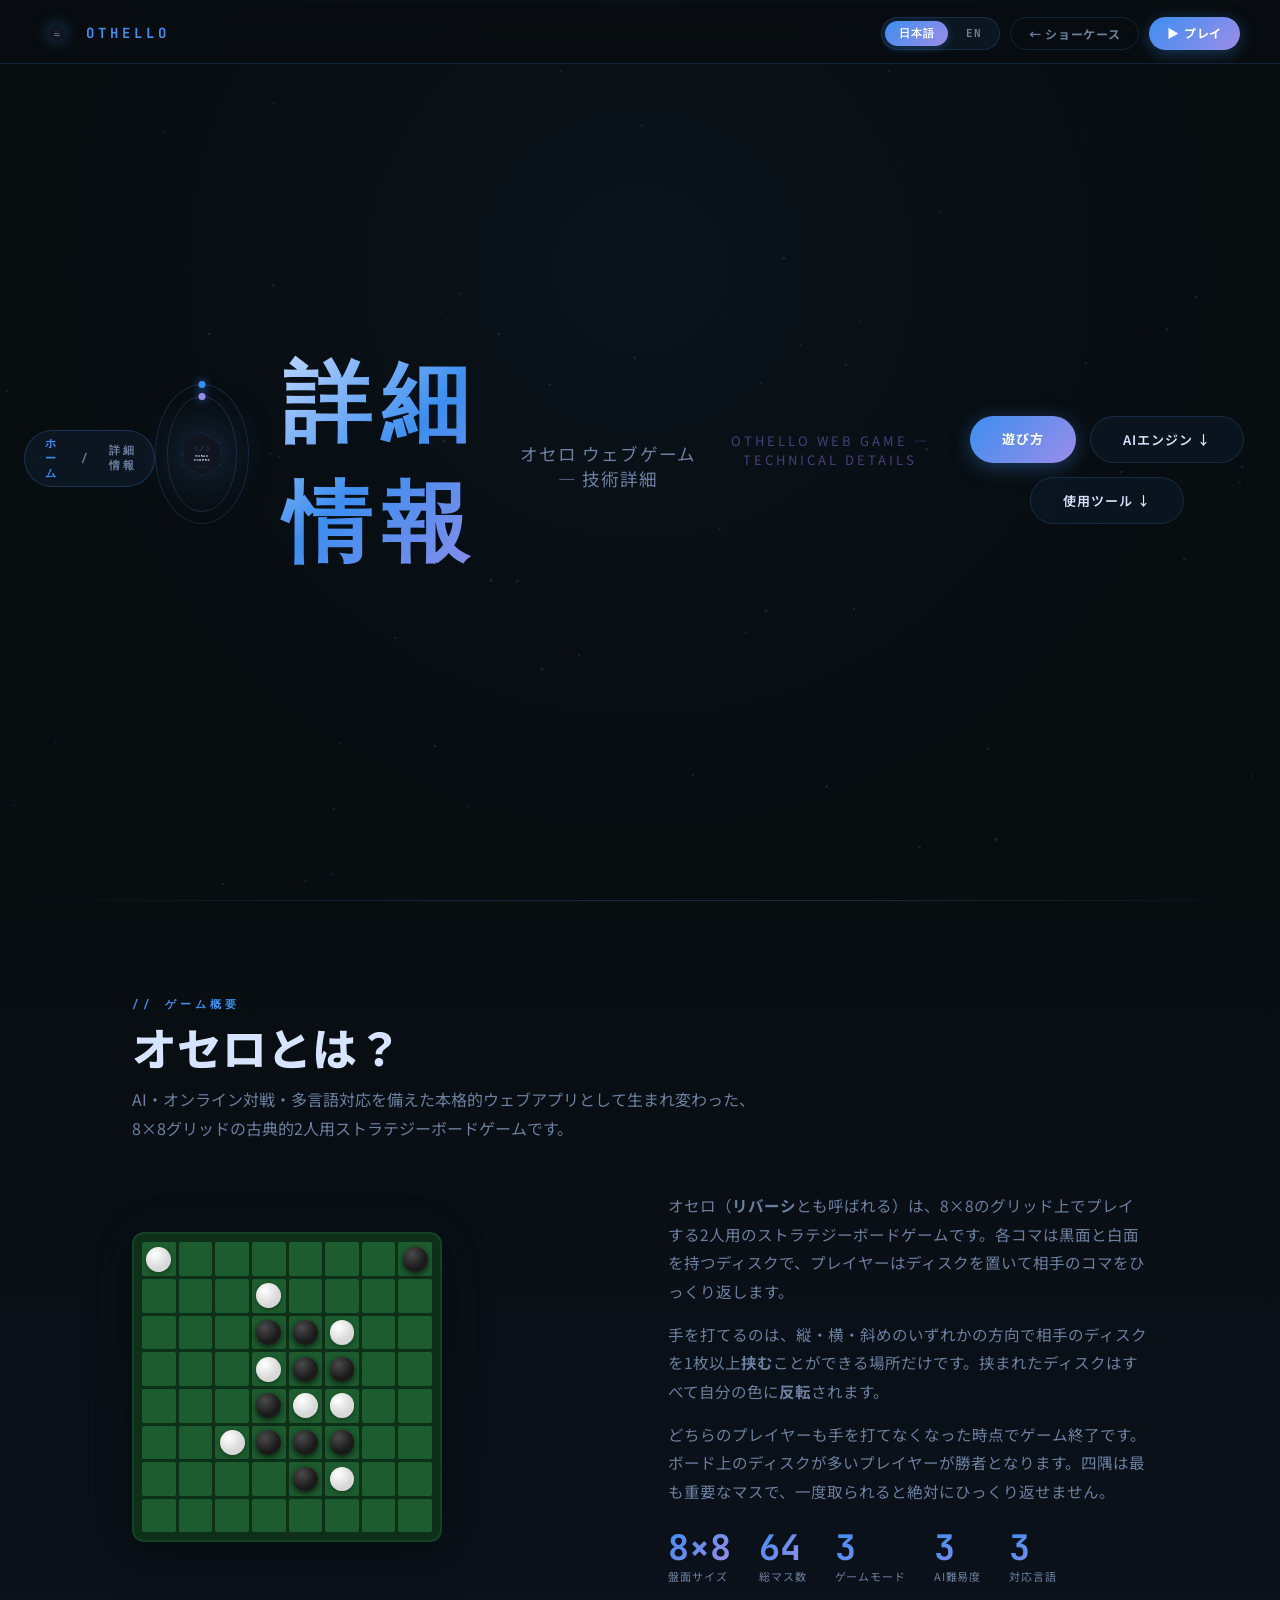
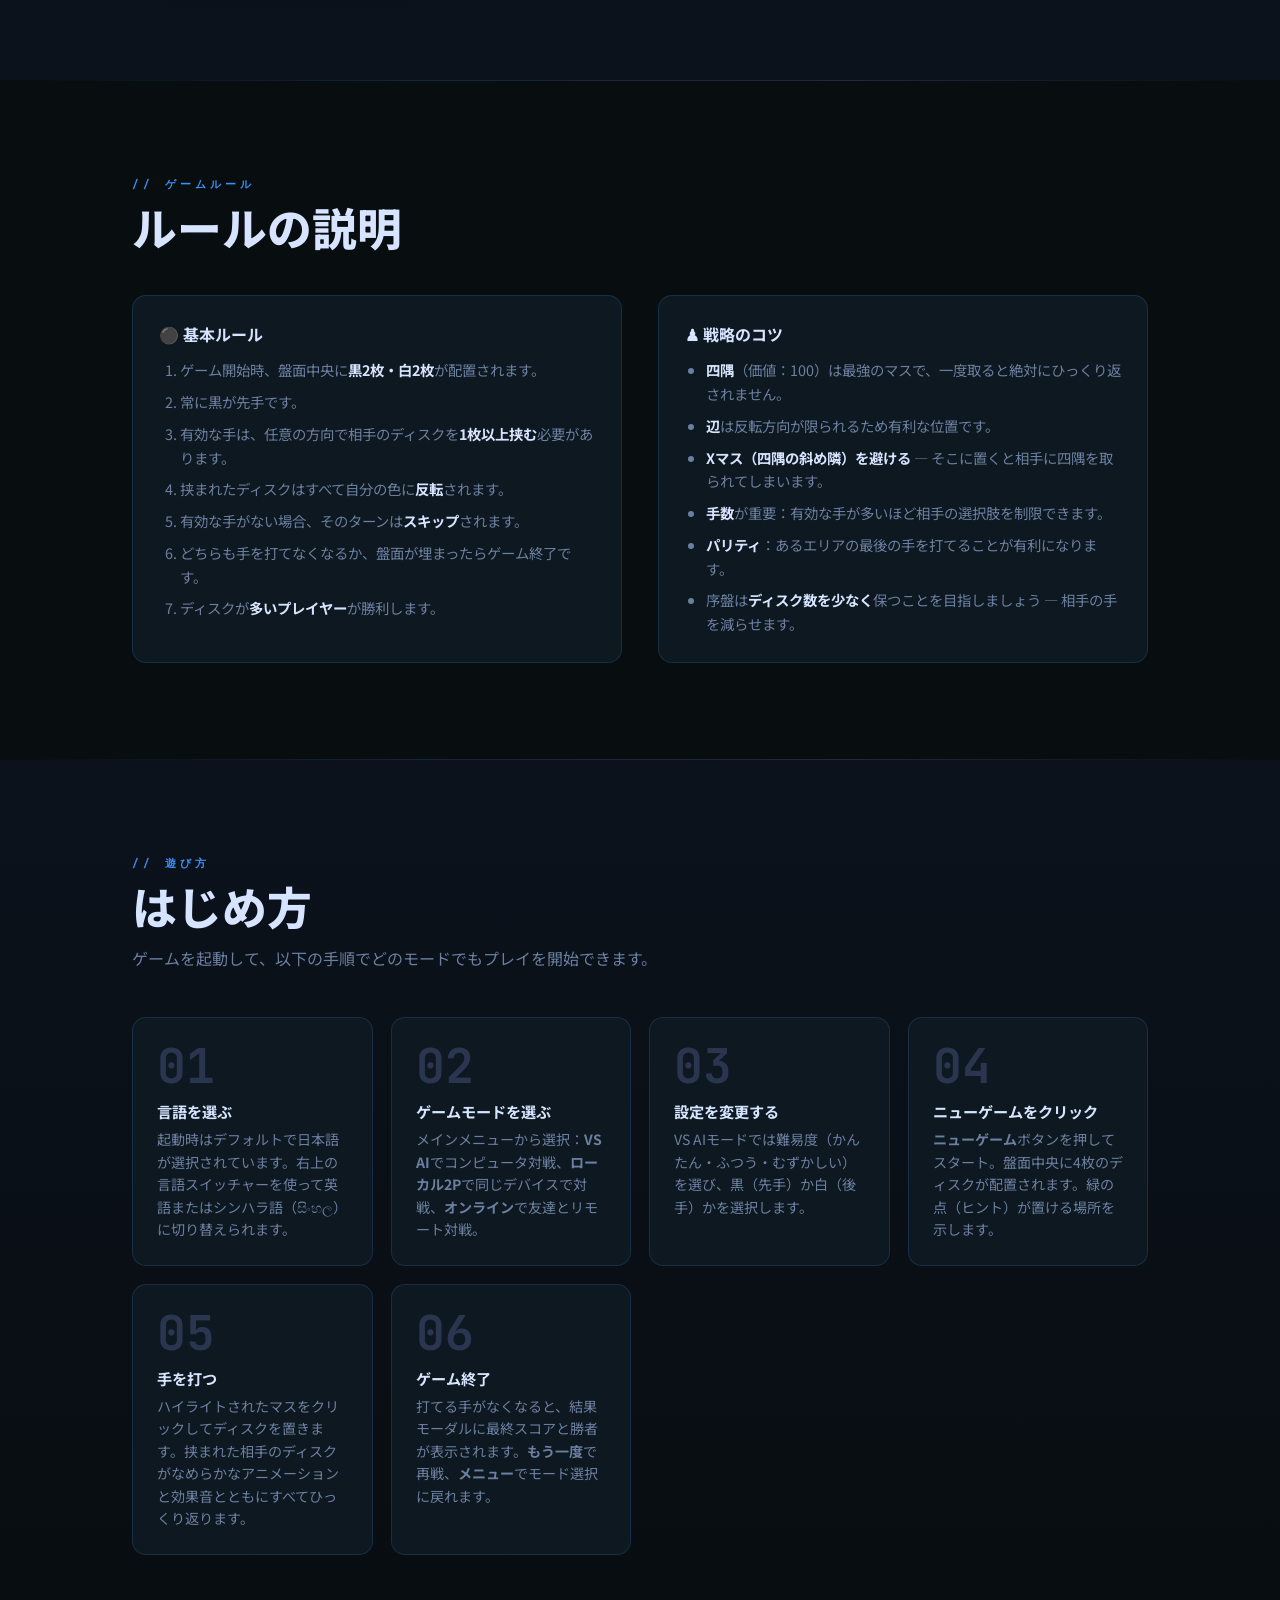
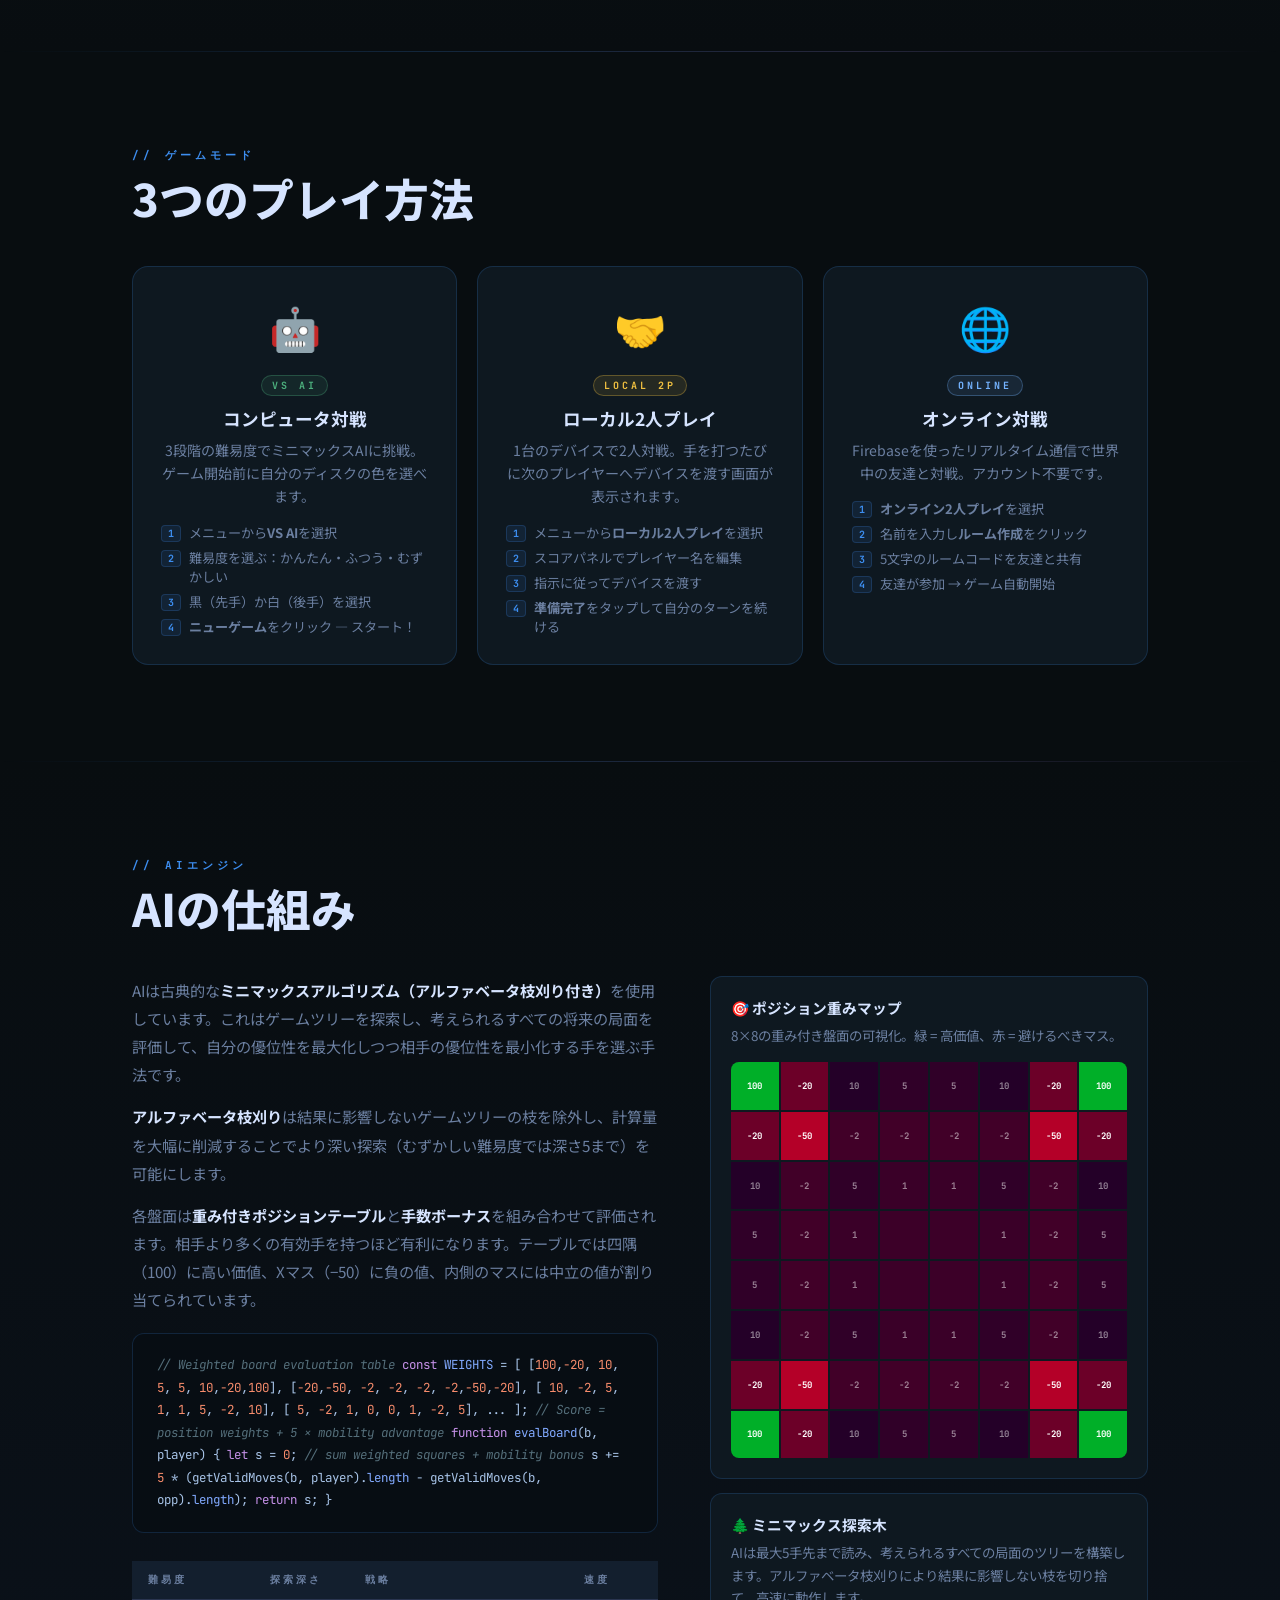
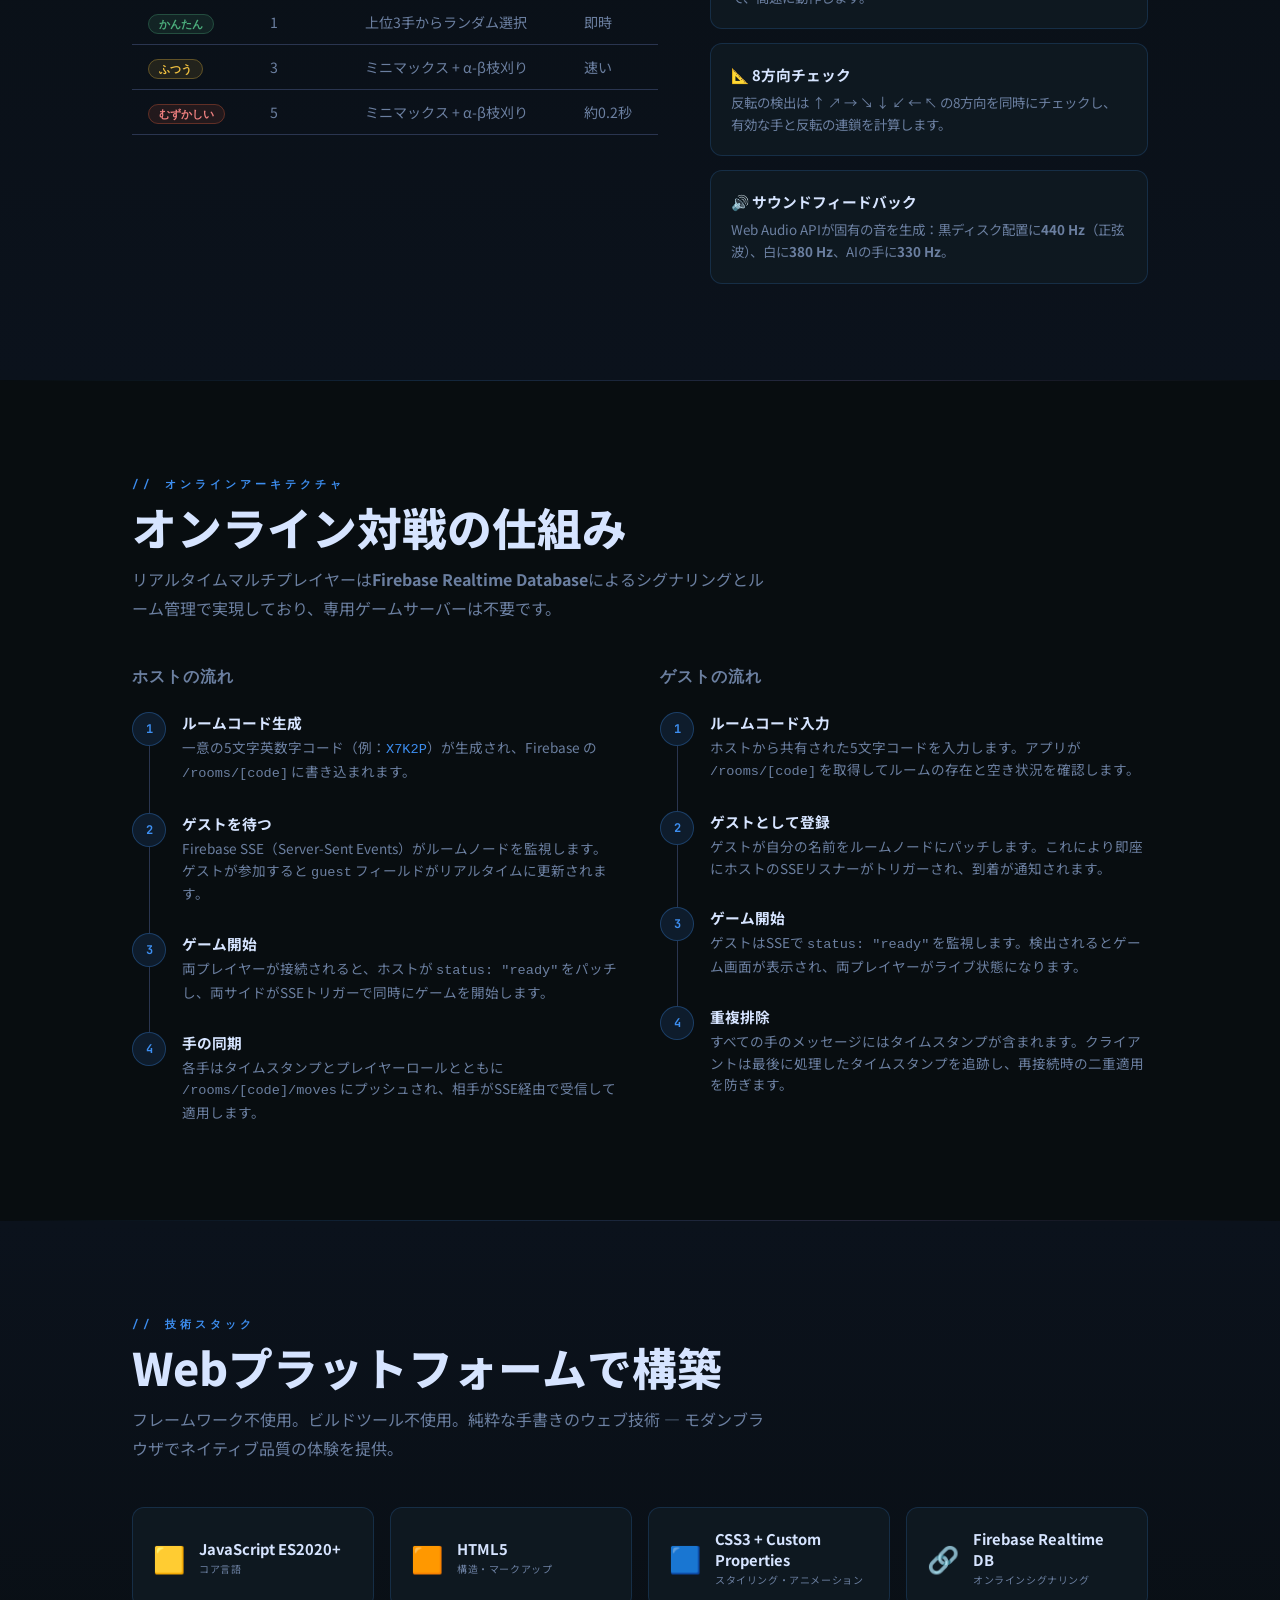
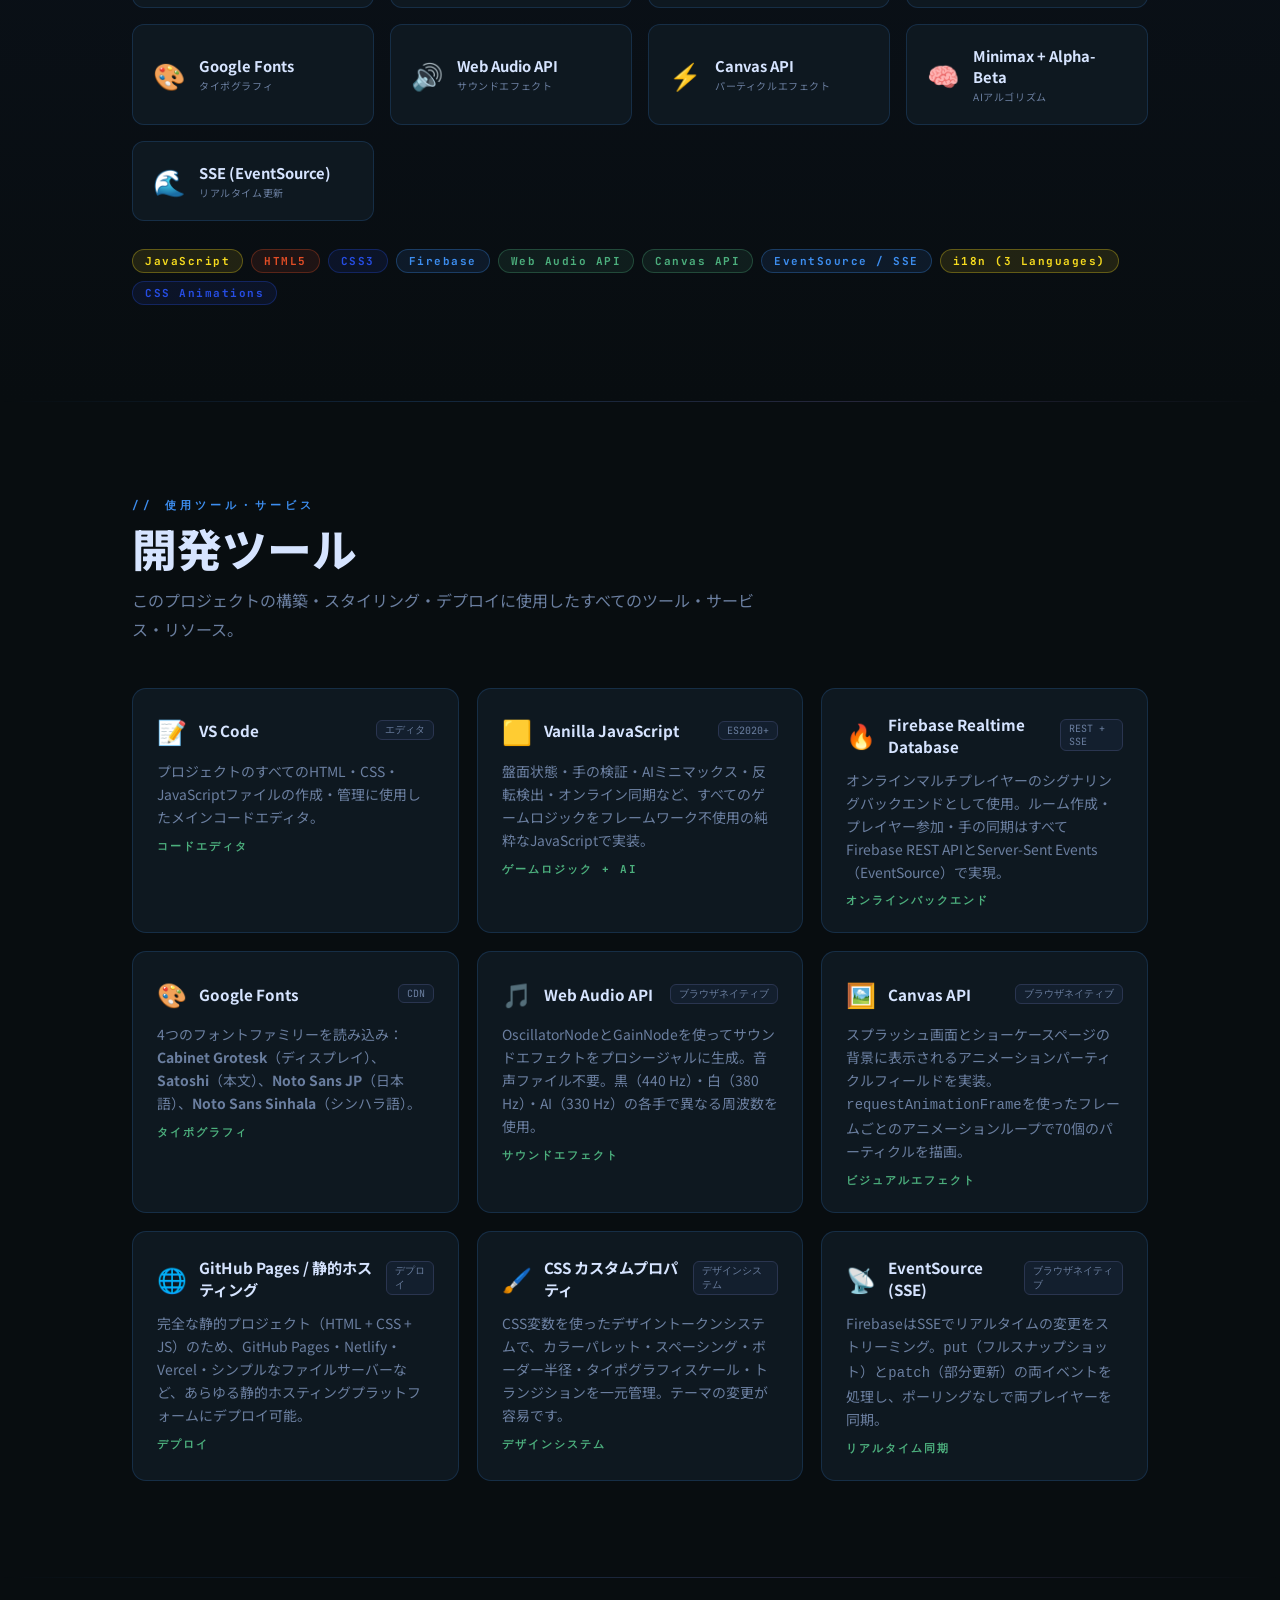
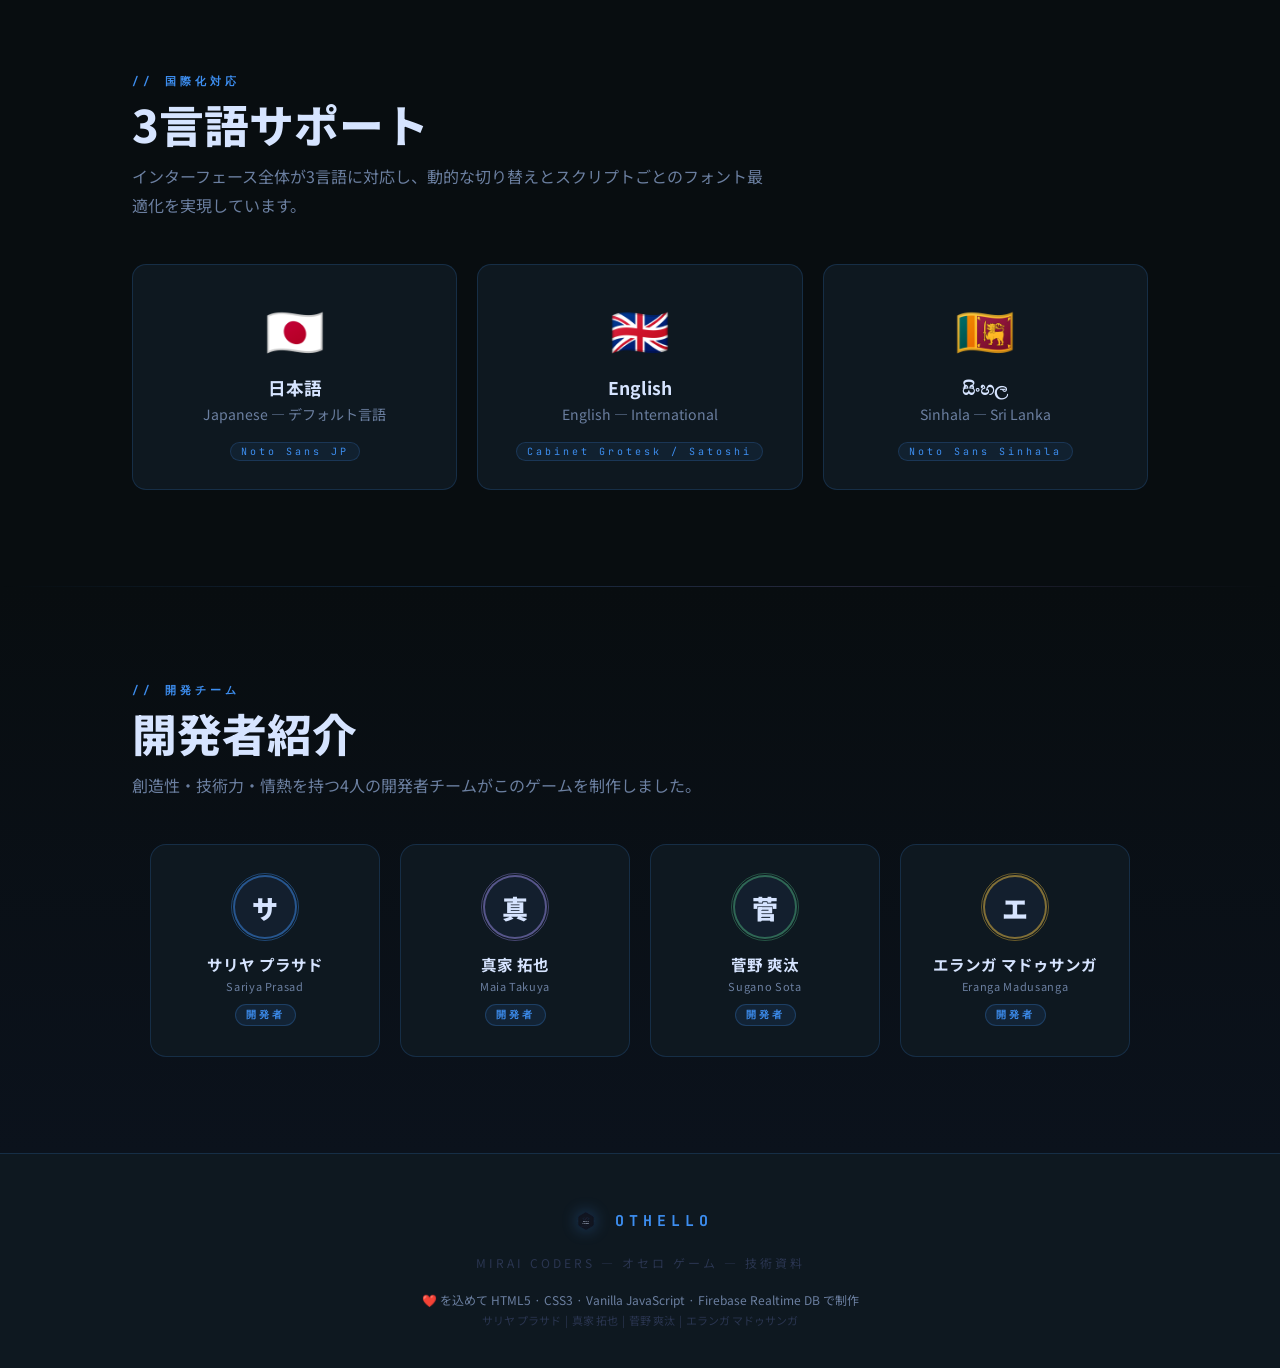
<file: learn_more.html>
<!DOCTYPE html>
<html lang="ja">
<head>
<meta charset="UTF-8"/>
<meta name="viewport" content="width=device-width, initial-scale=1.0"/>
<title>Othello — Learn More</title>
<link rel="preconnect" href="https://fonts.googleapis.com"/>
<link rel="preconnect" href="https://fonts.gstatic.com" crossorigin/>
<link href="https://fonts.googleapis.com/css2?family=Noto+Sans+JP:wght@400;700;900&family=Space+Grotesk:wght@400;600;700;800&family=JetBrains+Mono:wght@400;700&display=swap" rel="stylesheet"/>
<style>
:root {
  --bg:#080d10; --surface:#0e1820; --surface2:#131f2e;
  --border:rgba(61,142,240,0.18); --primary:#3d8ef0;
  --purple:#9b8de8; --green:#4caf7d; --yellow:#f0c040;
  --text:#d6e4ff; --muted:#6b7fa0; --faint:#2a3550;
}
*,*::before,*::after{box-sizing:border-box;margin:0;padding:0;}
html{scroll-behavior:smooth;}
body{font-family:'Space Grotesk',sans-serif;background:var(--bg);color:var(--text);overflow-x:hidden;}

/* PARTICLES */
#bgc{position:fixed;inset:0;z-index:0;pointer-events:none;opacity:0.3;}

/* NAV */
nav{
  position:fixed;top:0;left:0;right:0;z-index:100;
  display:flex;align-items:center;justify-content:space-between;
  padding:13px 40px;
  background:rgba(8,13,16,0.88);backdrop-filter:blur(18px);
  border-bottom:1px solid var(--border);
}
.nav-left{display:flex;align-items:center;gap:12px;}
.nav-left img{width:34px;height:34px;filter:drop-shadow(0 0 8px rgba(61,142,240,0.5));}
.nav-title{font-family:'JetBrains Mono',monospace;font-size:14px;font-weight:700;letter-spacing:4px;color:var(--primary);text-transform:uppercase;}
.nav-right{display:flex;gap:10px;}
.nav-pill{
  padding:7px 18px;border-radius:9999px;font-size:12px;font-weight:700;
  letter-spacing:0.06em;text-decoration:none;text-transform:uppercase;
  transition:all .2s;
}
.nav-pill.outline{border:1px solid var(--border);color:var(--muted);background:transparent;}
.nav-pill.outline:hover{border-color:var(--primary);color:var(--text);}
.nav-pill.solid{background:linear-gradient(135deg,var(--primary),var(--purple));color:#fff;border:none;box-shadow:0 3px 16px rgba(61,142,240,0.35);}
.nav-pill.solid:hover{box-shadow:0 6px 24px rgba(61,142,240,0.55);transform:translateY(-1px);}

/* SECTIONS */
section{position:relative;z-index:1;}
.sec{max-width:1080px;margin:0 auto;padding:96px 32px;}
.sec-label{font-family:'JetBrains Mono',monospace;font-size:11px;font-weight:700;letter-spacing:4px;text-transform:uppercase;color:var(--primary);margin-bottom:10px;}
.sec-title{font-size:clamp(1.8rem,4vw,2.8rem);font-weight:800;line-height:1.1;margin-bottom:14px;}
.sec-desc{color:var(--muted);font-size:1rem;line-height:1.8;max-width:640px;}
.glow-div{width:100%;height:1px;background:linear-gradient(90deg,transparent,var(--primary),var(--purple),transparent);opacity:0.2;}

/* HERO */
#hero{
  min-height:100vh;display:flex;align-items:center;justify-content:center;
  text-align:center;padding:120px 24px 80px;overflow:hidden;
  background:radial-gradient(ellipse at 50% 30%, rgba(61,142,240,0.05) 0%, transparent 65%);
}
.hero-crumb{
  display:inline-flex;align-items:center;gap:8px;
  background:rgba(61,142,240,0.08);border:1px solid rgba(61,142,240,0.25);
  border-radius:9999px;padding:5px 16px;margin-bottom:24px;
  font-family:'JetBrains Mono',monospace;font-size:11px;font-weight:700;
  letter-spacing:3px;color:var(--muted);
}
.hero-crumb a{color:var(--primary);text-decoration:none;}
.hero-crumb a:hover{text-decoration:underline;}
.hero-logo-wrap{
  position:relative;width:140px;height:140px;
  display:flex;align-items:center;justify-content:center;margin:0 auto 32px;
}
.h-orbit{
  position:absolute;inset:0;border-radius:50%;
  border:1px solid rgba(61,142,240,0.2);
  animation:spin 7s linear infinite;
}
.h-orbit:nth-child(2){inset:12px;border-color:rgba(155,141,232,0.18);animation-duration:11s;animation-direction:reverse;}
.h-odot{position:absolute;top:-4px;left:50%;transform:translateX(-50%);width:7px;height:7px;border-radius:50%;background:var(--primary);box-shadow:0 0 9px rgba(61,142,240,0.8);}
.h-orbit:nth-child(2) .h-odot{background:var(--purple);}
@keyframes spin{to{transform:rotate(360deg);}}
.hero-logo-img{width:90px;height:90px;position:relative;z-index:2;filter:drop-shadow(0 0 24px rgba(61,142,240,0.5));animation:float 4s ease-in-out infinite;}
@keyframes float{0%,100%{transform:translateY(0)}50%{transform:translateY(-9px)}}
.hero-hl{
  font-family:'JetBrains Mono',monospace;
  font-size:clamp(2.2rem,7vw,5.5rem);font-weight:700;
  letter-spacing:10px;text-transform:uppercase;
  background:linear-gradient(135deg,#d6e4ff 0%,var(--primary) 50%,var(--purple) 100%);
  -webkit-background-clip:text;-webkit-text-fill-color:transparent;background-clip:text;
  margin-bottom:14px;
}
.hero-sub{font-size:1.1rem;color:var(--muted);margin-bottom:8px;letter-spacing:0.06em;}
.hero-jp{font-family:'Noto Sans JP',sans-serif;font-size:13px;color:#4a3e7a;letter-spacing:3px;margin-bottom:40px;}
.hero-btns{display:flex;gap:14px;flex-wrap:wrap;justify-content:center;}
.btn-p{padding:13px 32px;border-radius:9999px;background:linear-gradient(135deg,var(--primary),var(--purple));color:#fff;font-weight:700;font-size:13px;letter-spacing:0.08em;text-decoration:none;box-shadow:0 4px 20px rgba(61,142,240,0.35);transition:transform .2s,box-shadow .2s;display:inline-block;}
.btn-p:hover{transform:translateY(-2px);box-shadow:0 8px 28px rgba(61,142,240,0.55);}
.btn-o{padding:13px 32px;border-radius:9999px;border:1px solid var(--border);color:var(--text);font-weight:600;font-size:13px;letter-spacing:0.08em;text-decoration:none;background:rgba(61,142,240,0.06);transition:background .2s,border-color .2s;display:inline-block;}
.btn-o:hover{background:rgba(61,142,240,0.12);border-color:var(--primary);}

/* OVERVIEW */
#overview{background:linear-gradient(180deg,#080d10 0%,#0b121c 100%);}
.ov-grid{display:grid;grid-template-columns:1fr 1fr;gap:56px;align-items:center;margin-top:48px;}
.ov-board{display:grid;grid-template-columns:repeat(8,1fr);gap:3px;background:#0e3018;padding:8px;border-radius:12px;box-shadow:0 10px 40px rgba(0,0,0,0.6),0 0 50px rgba(76,175,125,0.07);border:2px solid rgba(76,175,125,0.13);max-width:310px;}
.bc{aspect-ratio:1;border-radius:2px;background:#1d5c2e;display:flex;align-items:center;justify-content:center;}
.bd{width:74%;height:74%;border-radius:50%;}
.bd.bk{background:radial-gradient(circle at 35% 30%,#4a4a4a,#1a1a1a 60%);box-shadow:0 2px 6px rgba(0,0,0,0.7);}
.bd.wh{background:radial-gradient(circle at 35% 30%,#fff,#d8d8d8 60%);box-shadow:0 2px 4px rgba(0,0,0,0.3);}
.ov-text p{color:var(--muted);line-height:1.85;margin-bottom:14px;font-size:.97rem;}
.stats-row{display:flex;gap:28px;flex-wrap:wrap;margin-top:24px;}
.stat-n{font-family:'JetBrains Mono',monospace;font-size:2.2rem;font-weight:700;background:linear-gradient(135deg,var(--primary),var(--purple));-webkit-background-clip:text;-webkit-text-fill-color:transparent;background-clip:text;line-height:1;}
.stat-l{font-size:11px;color:var(--muted);letter-spacing:.08em;text-transform:uppercase;margin-top:3px;}

/* RULES */
#rules{background:var(--bg);}
.rules-cols{display:grid;grid-template-columns:1fr 1fr;gap:36px;margin-top:44px;}
.rule-card{background:var(--surface);border:1px solid var(--border);border-radius:14px;padding:26px;}
.rule-card h3{font-size:1rem;font-weight:700;margin-bottom:12px;display:flex;align-items:center;gap:10px;}
.rule-card ol, .rule-card ul{padding-left:1.3em;display:flex;flex-direction:column;gap:8px;}
.rule-card li{color:var(--muted);font-size:.9rem;line-height:1.65;}
.rule-card li strong{color:var(--text);}

/* HOW TO PLAY */
#howtoplay{background:linear-gradient(180deg,#0b121c 0%,#080d10 100%);}
.steps-grid{display:grid;grid-template-columns:repeat(auto-fit,minmax(220px,1fr));gap:18px;margin-top:44px;}
.step-card{background:var(--surface);border:1px solid var(--border);border-radius:14px;padding:24px;position:relative;overflow:hidden;transition:border-color .2s,transform .2s;}
.step-card:hover{border-color:var(--primary);transform:translateY(-3px);}
.step-num{font-family:'JetBrains Mono',monospace;font-size:3rem;font-weight:700;color:var(--faint);line-height:1;margin-bottom:10px;}
.step-title{font-size:.95rem;font-weight:700;margin-bottom:6px;}
.step-desc{color:var(--muted);font-size:.88rem;line-height:1.6;}

/* GAME MODES */
#modes{background:var(--bg);}
.modes-grid{display:grid;grid-template-columns:repeat(3,1fr);gap:20px;margin-top:44px;}
.mode-card{background:var(--surface);border:1px solid var(--border);border-radius:16px;padding:28px;text-align:center;transition:all .2s;}
.mode-card:hover{border-color:var(--primary);transform:translateY(-4px);box-shadow:0 8px 28px rgba(61,142,240,0.1);}
.mode-icon{font-size:42px;margin-bottom:14px;}
.mode-badge-pill{display:inline-block;font-family:'JetBrains Mono',monospace;font-size:10px;font-weight:700;letter-spacing:3px;text-transform:uppercase;padding:3px 10px;border-radius:9999px;margin-bottom:10px;}
.mb-ai{color:var(--green);background:rgba(76,175,125,0.1);border:1px solid rgba(76,175,125,0.3);}
.mb-local{color:var(--yellow);background:rgba(240,192,64,0.1);border:1px solid rgba(240,192,64,0.3);}
.mb-online{color:#74b3ff;background:rgba(116,179,255,0.1);border:1px solid rgba(116,179,255,0.3);}
.mode-title{font-size:1.1rem;font-weight:700;margin-bottom:8px;}
.mode-desc{color:var(--muted);font-size:.88rem;line-height:1.65;}
.mode-steps{margin-top:14px;text-align:left;display:flex;flex-direction:column;gap:6px;}
.mode-step{font-size:.82rem;color:var(--muted);display:flex;align-items:flex-start;gap:8px;}
.mstep-n{font-family:'JetBrains Mono',monospace;font-size:10px;font-weight:700;color:var(--primary);background:rgba(61,142,240,0.1);border:1px solid rgba(61,142,240,0.2);border-radius:4px;padding:1px 6px;flex-shrink:0;margin-top:2px;}

/* AI ENGINE */
#ai{background:linear-gradient(180deg,#080d10 0%,#0b121c 100%);}
.ai-grid{display:grid;grid-template-columns:1.2fr 1fr;gap:52px;align-items:start;margin-top:44px;}
.ai-explain p{color:var(--muted);font-size:.95rem;line-height:1.85;margin-bottom:14px;}
.ai-explain strong{color:var(--text);}
.code-block{
  background:#070d13;border:1px solid var(--border);border-radius:12px;
  padding:20px 24px;font-family:'JetBrains Mono',monospace;
  font-size:.78rem;line-height:1.8;color:#a8c4e8;
  overflow-x:auto;margin-top:20px;
}
.code-block .c-kw{color:#c792ea;}
.code-block .c-fn{color:#82aaff;}
.code-block .c-num{color:#f78c6c;}
.code-block .c-cmt{color:#546e7a;font-style:italic;}
.code-block .c-str{color:#c3e88d;}
.diff-table{width:100%;border-collapse:collapse;margin-top:0;}
.diff-table th,.diff-table td{padding:12px 16px;text-align:left;border-bottom:1px solid var(--faint);font-size:.88rem;}
.diff-table th{font-family:'JetBrains Mono',monospace;font-size:10px;letter-spacing:3px;text-transform:uppercase;color:var(--muted);background:var(--surface2);}
.diff-table td{color:var(--muted);}
.diff-table td:first-child{color:var(--text);font-weight:700;}
.pill-easy{color:var(--green);background:rgba(76,175,125,0.12);border:1px solid rgba(76,175,125,0.3);border-radius:9999px;padding:2px 10px;font-size:11px;font-weight:700;font-family:'JetBrains Mono',monospace;}
.pill-med{color:var(--yellow);background:rgba(240,192,64,0.1);border:1px solid rgba(240,192,64,0.3);border-radius:9999px;padding:2px 10px;font-size:11px;font-weight:700;font-family:'JetBrains Mono',monospace;}
.pill-hard{color:#f08080;background:rgba(240,100,60,0.1);border:1px solid rgba(240,100,60,0.3);border-radius:9999px;padding:2px 10px;font-size:11px;font-weight:700;font-family:'JetBrains Mono',monospace;}
.ai-cards{display:flex;flex-direction:column;gap:14px;}
.ai-card{background:var(--surface);border:1px solid var(--border);border-radius:12px;padding:20px;}
.ai-card h4{font-size:.92rem;font-weight:700;margin-bottom:6px;}
.ai-card p{color:var(--muted);font-size:.84rem;line-height:1.65;}
.weight-grid{display:grid;grid-template-columns:repeat(8,1fr);gap:2px;margin-top:16px;border-radius:8px;overflow:hidden;}
.wc{aspect-ratio:1;display:flex;align-items:center;justify-content:center;font-family:'JetBrains Mono',monospace;font-size:9px;font-weight:700;}

/* ONLINE PLAY */
#online{background:var(--bg);}
.online-grid{display:grid;grid-template-columns:1fr 1fr;gap:40px;margin-top:44px;}
.flow-steps{display:flex;flex-direction:column;gap:0;}
.flow-step{display:flex;gap:16px;position:relative;padding-bottom:28px;}
.flow-step:last-child{padding-bottom:0;}
.flow-step::before{content:'';position:absolute;left:17px;top:34px;bottom:0;width:1px;background:var(--faint);}
.flow-step:last-child::before{display:none;}
.flow-num{width:34px;height:34px;border-radius:50%;background:rgba(61,142,240,0.12);border:1px solid rgba(61,142,240,0.3);display:flex;align-items:center;justify-content:center;font-family:'JetBrains Mono',monospace;font-size:12px;font-weight:700;color:var(--primary);flex-shrink:0;}
.flow-content h4{font-size:.92rem;font-weight:700;margin-bottom:4px;}
.flow-content p{color:var(--muted);font-size:.85rem;line-height:1.6;}

/* TECH */
#tech{background:linear-gradient(180deg,#0b121c 0%,#080d10 100%);}
.tech-grid{display:grid;grid-template-columns:repeat(auto-fit,minmax(220px,1fr));gap:16px;margin-top:44px;}
.tc{background:var(--surface);border:1px solid var(--border);border-radius:12px;padding:20px;display:flex;align-items:center;gap:14px;transition:all .2s;}
.tc:hover{border-color:var(--primary);transform:translateY(-2px);}
.tc-icon{font-size:26px;flex-shrink:0;}
.tc-name{font-weight:700;font-size:.92rem;margin-bottom:2px;}
.tc-type{font-size:10px;color:var(--muted);letter-spacing:.06em;text-transform:uppercase;}
.tech-badge-row{display:flex;flex-wrap:wrap;gap:8px;margin-top:28px;}
.tbadge{display:inline-flex;align-items:center;gap:6px;padding:4px 12px;border-radius:9999px;font-family:'JetBrains Mono',monospace;font-size:11px;font-weight:700;letter-spacing:1.5px;}
.tb-js{background:rgba(247,220,30,0.1);border:1px solid rgba(247,220,30,0.3);color:#f7dc1e;}
.tb-html{background:rgba(227,77,38,0.1);border:1px solid rgba(227,77,38,0.3);color:#e34d26;}
.tb-css{background:rgba(38,77,228,0.1);border:1px solid rgba(38,77,228,0.3);color:#264de4;}
.tb-peer{background:rgba(61,142,240,0.1);border:1px solid rgba(61,142,240,0.3);color:var(--primary);}
.tb-green{background:rgba(76,175,125,0.1);border:1px solid rgba(76,175,125,0.3);color:var(--green);}

/* I18N */
#i18n{background:var(--bg);}
.lang-cards{display:grid;grid-template-columns:repeat(3,1fr);gap:20px;margin-top:44px;}
.lang-card{background:var(--surface);border:1px solid var(--border);border-radius:14px;padding:28px;text-align:center;transition:all .2s;}
.lang-card:hover{border-color:var(--primary);transform:translateY(-3px);}
.lang-flag{font-size:3rem;margin-bottom:12px;}
.lang-name{font-size:1.1rem;font-weight:700;margin-bottom:4px;}
.lang-native{font-size:.88rem;color:var(--muted);margin-bottom:12px;}
.lang-font{font-family:'JetBrains Mono',monospace;font-size:10px;letter-spacing:3px;color:var(--primary);background:rgba(61,142,240,0.08);border:1px solid rgba(61,142,240,0.2);border-radius:9999px;padding:2px 10px;display:inline-block;}

/* TEAM */
#team{background:linear-gradient(180deg,#080d10 0%,#0b121c 100%);}
.team-grid{display:flex;flex-wrap:wrap;gap:20px;justify-content:center;margin-top:44px;}
.team-card{background:var(--surface);border:1px solid var(--border);border-radius:16px;padding:30px 22px;text-align:center;min-width:190px;max-width:230px;flex:1;transition:all .2s;}
.team-card:hover{border-color:var(--primary);box-shadow:0 4px 24px rgba(61,142,240,0.12);transform:translateY(-4px);}
.team-av{width:64px;height:64px;border-radius:50%;margin:0 auto 14px;display:flex;align-items:center;justify-content:center;font-size:26px;font-weight:900;border:2px solid var(--border);background:var(--surface2);position:relative;}
.team-av::after{content:'';position:absolute;inset:-4px;border-radius:50%;border:1px solid;opacity:.4;animation:avPulse 3s ease-in-out infinite;}
@keyframes avPulse{0%,100%{transform:scale(1);opacity:.25}50%{transform:scale(1.08);opacity:.55}}
.tc1 .team-av{border-color:rgba(61,142,240,.5);}.tc1 .team-av::after{border-color:var(--primary);}
.tc2 .team-av{border-color:rgba(155,141,232,.5);}.tc2 .team-av::after{border-color:var(--purple);}
.tc3 .team-av{border-color:rgba(76,175,125,.5);}.tc3 .team-av::after{border-color:var(--green);}
.tc4 .team-av{border-color:rgba(240,192,64,.5);}.tc4 .team-av::after{border-color:var(--yellow);}
.t-jp{font-family:'Noto Sans JP',sans-serif;font-size:.97rem;font-weight:700;margin-bottom:3px;}
.t-en{font-size:11px;color:var(--muted);letter-spacing:.06em;}
.t-role{margin-top:10px;font-size:10px;font-weight:700;letter-spacing:3px;text-transform:uppercase;font-family:'JetBrains Mono',monospace;padding:3px 10px;border-radius:9999px;display:inline-block;color:var(--primary);background:rgba(61,142,240,.1);border:1px solid rgba(61,142,240,.25);}

/* TOOLS */
#tools{background:var(--bg);}
.tools-grid{display:grid;grid-template-columns:repeat(auto-fit,minmax(260px,1fr));gap:18px;margin-top:44px;}
.tool-card{background:var(--surface);border:1px solid var(--border);border-radius:14px;padding:24px;transition:all .2s;}
.tool-card:hover{border-color:var(--primary);transform:translateY(-2px);}
.tool-header{display:flex;align-items:center;gap:12px;margin-bottom:12px;}
.tool-icon{font-size:24px;}
.tool-name{font-weight:700;font-size:.95rem;}
.tool-version{font-family:'JetBrains Mono',monospace;font-size:10px;color:var(--muted);background:var(--surface2);border:1px solid var(--faint);border-radius:6px;padding:2px 8px;margin-left:auto;}
.tool-desc{color:var(--muted);font-size:.87rem;line-height:1.65;}
.tool-role{margin-top:10px;font-size:11px;font-weight:700;letter-spacing:2px;text-transform:uppercase;font-family:'JetBrains Mono',monospace;color:var(--green);}

/* FOOTER */
footer{position:relative;z-index:1;background:var(--surface);border-top:1px solid var(--border);padding:48px 32px;text-align:center;}
.foot-logo{display:flex;align-items:center;gap:10px;justify-content:center;margin-bottom:14px;}
.foot-logo img{width:38px;height:38px;filter:drop-shadow(0 0 8px rgba(61,142,240,0.4));}
.foot-logo span{font-family:'JetBrains Mono',monospace;font-size:15px;font-weight:700;letter-spacing:5px;color:var(--primary);text-transform:uppercase;}
.foot-jp{font-family:'Noto Sans JP',sans-serif;font-size:12px;color:var(--faint);letter-spacing:3px;margin-bottom:20px;}
.foot-copy{font-size:12px;color:var(--muted);}
.foot-devs{color:var(--faint);font-size:11px;margin-top:4px;}

/* RESPONSIVE */
@media(max-width:768px){
  nav{padding:12px 18px;}.nav-right .nav-pill.outline{display:none;}
  .ov-grid,.ai-grid,.online-grid,.rules-cols{grid-template-columns:1fr;}
  .modes-grid,.lang-cards{grid-template-columns:1fr;}
  .sec{padding:72px 20px;}
}

/* ── LANG SWITCHER ── */
.lang-switch{display:flex;align-items:center;gap:4px;background:rgba(61,142,240,0.08);border:1px solid rgba(61,142,240,0.2);border-radius:9999px;padding:3px;}
.lang-btn{padding:5px 14px;border-radius:9999px;font-size:11px;font-weight:700;letter-spacing:0.06em;cursor:pointer;border:none;background:transparent;color:var(--muted);transition:all .2s;font-family:'JetBrains Mono',monospace;}
.lang-btn.active{background:linear-gradient(135deg,var(--primary),var(--purple));color:#fff;box-shadow:0 2px 10px rgba(61,142,240,0.3);}
.lang-btn:hover:not(.active){color:var(--text);}
[data-i18n]{transition:opacity .15s ease;}
.lang-fade{opacity:0!important;}
body.lang-ja{font-family:'Noto Sans JP','Space Grotesk',sans-serif;}
</style>
</head>
<body class="lang-ja">
<canvas id="bgc"></canvas>

<!-- NAV -->
<nav>
  <div class="nav-left">
    <img src="mirai_coders_badge_transparent.svg" alt="Logo"/>
    <span class="nav-title">Othello</span>
  </div>
  <div class="nav-right">
    <div class="lang-switch" id="langSwitch"><button class="lang-btn active" id="btnJa" onclick="setLang('ja')">日本語</button><button class="lang-btn" id="btnEn" onclick="setLang('en')">EN</button></div>
    <a href="othello_showcase.html" class="nav-pill outline" data-i18n="nav_showcase">← ショーケース</a>
    <a href="index.html" class="nav-pill solid" data-i18n="nav_play">▶ プレイ</a>
  </div>
</nav>

<!-- HERO -->
<section id="hero">
  <div class="hero-crumb">
    <a href="othello_showcase.html" data-i18n="hero_home">ホーム</a>&nbsp;/&nbsp;<span data-i18n="hero_crumb">詳細情報</span>
  </div>
  <div class="hero-logo-wrap">
    <div class="h-orbit"><span class="h-odot"></span></div>
    <div class="h-orbit"><span class="h-odot"></span></div>
    <img class="hero-logo-img" src="mirai_coders_badge_transparent.svg" alt="Mirai Coders"/>
  </div>
  <h1 class="hero-hl" data-i18n="hero_title">詳細情報</h1>
  <p class="hero-sub" data-i18n="hero_sub">オセロ ウェブゲーム — 技術詳細</p>
  <p class="hero-jp" data-i18n="hero_jp">OTHELLO WEB GAME — TECHNICAL DETAILS</p>
  <div class="hero-btns">
    <a href="#howtoplay" class="btn-p" data-i18n="hero_btn1">遊び方</a>
    <a href="#ai" class="btn-o" data-i18n="hero_btn2">AIエンジン ↓</a>
    <a href="#tools" class="btn-o" data-i18n="hero_btn3">使用ツール ↓</a>
  </div>
</section>

<div class="glow-div"></div>

<!-- OVERVIEW -->
<section id="overview">
  <div class="sec">
    <div class="sec-label"><span data-i18n="ov_label">// ゲーム概要</span></div>
    <h2 class="sec-title" data-i18n="ov_title">オセロとは？</h2>
    <p class="sec-desc" data-i18n="ov_desc">AI・オンライン対戦・多言語対応を備えた本格的ウェブアプリとして生まれ変わった、8×8グリッドの古典的2人用ストラテジーボードゲームです。<!-- on an 8×8 grid, reimagined as a full-featured web application --></p>
    <div class="ov-grid">
      <div id="board-wrap"></div>
      <div class="ov-text">
        <p>オセロ（<strong>リバーシ</strong>とも呼ばれる）は、8×8のグリッド上でプレイする2人用のストラテジーボードゲームです。各コマは黒面と白面を持つディスクで、プレイヤーはディスクを置いて相手のコマをひっくり返します。</p>
        <p>手を打てるのは、縦・横・斜めのいずれかの方向で相手のディスクを1枚以上<strong>挟む</strong>ことができる場所だけです。挟まれたディスクはすべて自分の色に<strong>反転</strong>されます。</p>
        <p>どちらのプレイヤーも手を打てなくなった時点でゲーム終了です。ボード上のディスクが多いプレイヤーが勝者となります。四隅は最も重要なマスで、一度取られると絶対にひっくり返せません。</p>
        <div class="stats-row">
          <div><div class="stat-n">8×8</div><div class="stat-l">盤面サイズ</div></div>
          <div><div class="stat-n">64</div><div class="stat-l">総マス数</div></div>
          <div><div class="stat-n">3</div><div class="stat-l">ゲームモード</div></div>
          <div><div class="stat-n">3</div><div class="stat-l">AI難易度</div></div>
          <div><div class="stat-n">3</div><div class="stat-l">対応言語</div></div>
        </div>
      </div>
    </div>
  </div>
</section>

<div class="glow-div"></div>

<!-- RULES -->
<section id="rules">
  <div class="sec">
    <div class="sec-label"><span data-i18n="rules_label">// ゲームルール</span></div>
    <h2 class="sec-title" data-i18n="rules_title">ルールの説明</h2>
    <div class="rules-cols">
      <div class="rule-card">
        <h3>⚫ 基本ルール</h3>
        <ol>
          <li>ゲーム開始時、盤面中央に<strong>黒2枚・白2枚</strong>が配置されます。</li>
          <li>常に黒が先手です。</li>
          <li>有効な手は、任意の方向で相手のディスクを<strong>1枚以上挟む</strong>必要があります。</li>
          <li>挟まれたディスクはすべて自分の色に<strong>反転</strong>されます。</li>
          <li>有効な手がない場合、そのターンは<strong>スキップ</strong>されます。</li>
          <li>どちらも手を打てなくなるか、盤面が埋まったらゲーム終了です。</li>
          <li>ディスクが<strong>多いプレイヤー</strong>が勝利します。</li>
        </ol>
      </div>
      <div class="rule-card">
        <h3>♟ 戦略のコツ</h3>
        <ul>
          <li><strong>四隅</strong>（価値：100）は最強のマスで、一度取ると絶対にひっくり返されません。</li>
          <li><strong>辺</strong>は反転方向が限られるため有利な位置です。</li>
          <li><strong>Xマス（四隅の斜め隣）を避ける</strong> — そこに置くと相手に四隅を取られてしまいます。</li>
          <li><strong>手数</strong>が重要：有効な手が多いほど相手の選択肢を制限できます。</li>
          <li><strong>パリティ</strong>：あるエリアの最後の手を打てることが有利になります。</li>
          <li>序盤は<strong>ディスク数を少なく</strong>保つことを目指しましょう — 相手の手を減らせます。</li>
        </ul>
      </div>
    </div>
  </div>
</section>

<div class="glow-div"></div>

<!-- HOW TO PLAY -->
<section id="howtoplay">
  <div class="sec">
    <div class="sec-label"><span data-i18n="htp_label">// 遊び方</span></div>
    <h2 class="sec-title" data-i18n="htp_title">はじめ方</h2>
    <p class="sec-desc" data-i18n="htp_desc">ゲームを起動して、以下の手順でどのモードでもプレイを開始できます。</p>
    <div class="steps-grid">
      <div class="step-card"><div class="step-num">01</div><div class="step-title">言語を選ぶ</div><div class="step-desc">起動時はデフォルトで日本語が選択されています。右上の言語スイッチャーを使って英語またはシンハラ語（සිංහල）に切り替えられます。</div></div>
      <div class="step-card"><div class="step-num">02</div><div class="step-title">ゲームモードを選ぶ</div><div class="step-desc">メインメニューから選択：<strong>VS AI</strong>でコンピュータ対戦、<strong>ローカル2P</strong>で同じデバイスで対戦、<strong>オンライン</strong>で友達とリモート対戦。</div></div>
      <div class="step-card"><div class="step-num">03</div><div class="step-title">設定を変更する</div><div class="step-desc">VS AIモードでは難易度（かんたん・ふつう・むずかしい）を選び、黒（先手）か白（後手）かを選択します。</div></div>
      <div class="step-card"><div class="step-num">04</div><div class="step-title">ニューゲームをクリック</div><div class="step-desc"><strong>ニューゲーム</strong>ボタンを押してスタート。盤面中央に4枚のディスクが配置されます。緑の点（ヒント）が置ける場所を示します。</div></div>
      <div class="step-card"><div class="step-num">05</div><div class="step-title">手を打つ</div><div class="step-desc">ハイライトされたマスをクリックしてディスクを置きます。挟まれた相手のディスクがなめらかなアニメーションと効果音とともにすべてひっくり返ります。</div></div>
      <div class="step-card"><div class="step-num">06</div><div class="step-title">ゲーム終了</div><div class="step-desc">打てる手がなくなると、結果モーダルに最終スコアと勝者が表示されます。<strong>もう一度</strong>で再戦、<strong>メニュー</strong>でモード選択に戻れます。</div></div>
    </div>
  </div>
</section>

<div class="glow-div"></div>

<!-- GAME MODES -->
<section id="modes">
  <div class="sec">
    <div class="sec-label"><span data-i18n="modes_label">// ゲームモード</span></div>
    <h2 class="sec-title" data-i18n="modes_title">3つのプレイ方法</h2>
    <div class="modes-grid">
      <div class="mode-card">
        <div class="mode-icon">🤖</div>
        <span class="mode-badge-pill mb-ai">VS AI</span>
        <div class="mode-title">コンピュータ対戦</div>
        <div class="mode-desc">3段階の難易度でミニマックスAIに挑戦。ゲーム開始前に自分のディスクの色を選べます。</div>
        <div class="mode-steps">
          <div class="mode-step"><span class="mstep-n">1</span><span>メニューから<strong>VS AI</strong>を選択</span></div>
          <div class="mode-step"><span class="mstep-n">2</span><span>難易度を選ぶ：かんたん・ふつう・むずかしい</span></div>
          <div class="mode-step"><span class="mstep-n">3</span><span>黒（先手）か白（後手）を選択</span></div>
          <div class="mode-step"><span class="mstep-n">4</span><span><strong>ニューゲーム</strong>をクリック — スタート！</span></div>
        </div>
      </div>
      <div class="mode-card">
        <div class="mode-icon">🤝</div>
        <span class="mode-badge-pill mb-local">LOCAL 2P</span>
        <div class="mode-title">ローカル2人プレイ</div>
        <div class="mode-desc">1台のデバイスで2人対戦。手を打つたびに次のプレイヤーへデバイスを渡す画面が表示されます。</div>
        <div class="mode-steps">
          <div class="mode-step"><span class="mstep-n">1</span><span>メニューから<strong>ローカル2人プレイ</strong>を選択</span></div>
          <div class="mode-step"><span class="mstep-n">2</span><span>スコアパネルでプレイヤー名を編集</span></div>
          <div class="mode-step"><span class="mstep-n">3</span><span>指示に従ってデバイスを渡す</span></div>
          <div class="mode-step"><span class="mstep-n">4</span><span><strong>準備完了</strong>をタップして自分のターンを続ける</span></div>
        </div>
      </div>
      <div class="mode-card">
        <div class="mode-icon">🌐</div>
        <span class="mode-badge-pill mb-online">ONLINE</span>
        <div class="mode-title">オンライン対戦</div>
        <div class="mode-desc">Firebaseを使ったリアルタイム通信で世界中の友達と対戦。アカウント不要です。</div>
        <div class="mode-steps">
          <div class="mode-step"><span class="mstep-n">1</span><span><strong>オンライン2人プレイ</strong>を選択</span></div>
          <div class="mode-step"><span class="mstep-n">2</span><span>名前を入力し<strong>ルーム作成</strong>をクリック</span></div>
          <div class="mode-step"><span class="mstep-n">3</span><span>5文字のルームコードを友達と共有</span></div>
          <div class="mode-step"><span class="mstep-n">4</span><span>友達が参加 → ゲーム自動開始</span></div>
        </div>
      </div>
    </div>
  </div>
</section>

<div class="glow-div"></div>

<!-- AI ENGINE -->
<section id="ai">
  <div class="sec">
    <div class="sec-label"><span data-i18n="ai_label">// AIエンジン</span></div>
    <h2 class="sec-title" data-i18n="ai_title">AIの仕組み</h2>
    <div class="ai-grid">
      <div class="ai-explain">
        <p>AIは古典的な<strong>ミニマックスアルゴリズム（アルファベータ枝刈り付き）</strong>を使用しています。これはゲームツリーを探索し、考えられるすべての将来の局面を評価して、自分の優位性を最大化しつつ相手の優位性を最小化する手を選ぶ手法です。</p>
        <p><strong>アルファベータ枝刈り</strong>は結果に影響しないゲームツリーの枝を除外し、計算量を大幅に削減することでより深い探索（むずかしい難易度では深さ5まで）を可能にします。</p>
        <p>各盤面は<strong>重み付きポジションテーブル</strong>と<strong>手数ボーナス</strong>を組み合わせて評価されます。相手より多くの有効手を持つほど有利になります。テーブルでは四隅（100）に高い価値、Xマス（−50）に負の値、内側のマスには中立の値が割り当てられています。</p>

        <div class="code-block">
<span class="c-cmt">// Weighted board evaluation table</span>
<span class="c-kw">const</span> <span class="c-fn">WEIGHTS</span> = [
  [<span class="c-num">100</span>,<span class="c-num">-20</span>, <span class="c-num">10</span>,  <span class="c-num">5</span>,  <span class="c-num">5</span>, <span class="c-num">10</span>,<span class="c-num">-20</span>,<span class="c-num">100</span>],
  [<span class="c-num">-20</span>,<span class="c-num">-50</span>, <span class="c-num">-2</span>, <span class="c-num">-2</span>, <span class="c-num">-2</span>, <span class="c-num">-2</span>,<span class="c-num">-50</span>,<span class="c-num">-20</span>],
  [ <span class="c-num">10</span>, <span class="c-num">-2</span>,  <span class="c-num">5</span>,  <span class="c-num">1</span>,  <span class="c-num">1</span>,  <span class="c-num">5</span>, <span class="c-num">-2</span>, <span class="c-num">10</span>],
  [  <span class="c-num">5</span>, <span class="c-num">-2</span>,  <span class="c-num">1</span>,  <span class="c-num">0</span>,  <span class="c-num">0</span>,  <span class="c-num">1</span>, <span class="c-num">-2</span>,  <span class="c-num">5</span>],
  ...
];
<span class="c-cmt">// Score = position weights + 5 × mobility advantage</span>
<span class="c-kw">function</span> <span class="c-fn">evalBoard</span>(b, player) {
  <span class="c-kw">let</span> s = <span class="c-num">0</span>;
  <span class="c-cmt">// sum weighted squares + mobility bonus</span>
  s += <span class="c-num">5</span> * (getValidMoves(b, player).<span class="c-fn">length</span>
        - getValidMoves(b, opp).<span class="c-fn">length</span>);
  <span class="c-kw">return</span> s;
}
        </div>

        <div style="margin-top:28px;">
          <table class="diff-table">
            <thead><tr><th>難易度</th><th>探索深さ</th><th>戦略</th><th>速度</th></tr></thead>
            <tbody>
              <tr><td><span class="pill-easy">かんたん</span></td><td>1</td><td>上位3手からランダム選択</td><td>即時</td></tr>
              <tr><td><span class="pill-med">ふつう</span></td><td>3</td><td>ミニマックス + α-β枝刈り</td><td>速い</td></tr>
              <tr><td><span class="pill-hard">むずかしい</span></td><td>5</td><td>ミニマックス + α-β枝刈り</td><td>約0.2秒</td></tr>
            </tbody>
          </table>
        </div>
      </div>
      <div class="ai-cards">
        <div class="ai-card">
          <h4>🎯 ポジション重みマップ</h4>
          <p>8×8の重み付き盤面の可視化。緑 = 高価値、赤 = 避けるべきマス。</p>
          <div class="weight-grid" id="weight-grid"></div>
        </div>
        <div class="ai-card">
          <h4>🌲 ミニマックス探索木</h4>
          <p>AIは最大5手先まで読み、考えられるすべての局面のツリーを構築します。アルファベータ枝刈りにより結果に影響しない枝を切り捨て、高速に動作します。</p>
        </div>
        <div class="ai-card">
          <h4>📐 8方向チェック</h4>
          <p>反転の検出は ↑ ↗ → ↘ ↓ ↙ ← ↖ の8方向を同時にチェックし、有効な手と反転の連鎖を計算します。</p>
        </div>
        <div class="ai-card">
          <h4>🔊 サウンドフィードバック</h4>
          <p>Web Audio APIが固有の音を生成：黒ディスク配置に<strong>440 Hz</strong>（正弦波）、白に<strong>380 Hz</strong>、AIの手に<strong>330 Hz</strong>。</p>
        </div>
      </div>
    </div>
  </div>
</section>

<div class="glow-div"></div>

<!-- ONLINE PLAY -->
<section id="online">
  <div class="sec">
    <div class="sec-label"><span data-i18n="online_label">// オンラインアーキテクチャ</span></div>
    <h2 class="sec-title" data-i18n="online_title">オンライン対戦の仕組み</h2>
    <p class="sec-desc">リアルタイムマルチプレイヤーは<strong>Firebase Realtime Database</strong>によるシグナリングとルーム管理で実現しており、専用ゲームサーバーは不要です。</p>
    <div class="online-grid">
      <div>
        <h3 style="margin-bottom:24px;font-size:1rem;color:var(--muted);font-weight:600;letter-spacing:.06em;text-transform:uppercase;font-family:'JetBrains Mono',monospace;">ホストの流れ</h3>
        <div class="flow-steps">
          <div class="flow-step"><div class="flow-num">1</div><div class="flow-content"><h4>ルームコード生成</h4><p>一意の5文字英数字コード（例：<code style="color:var(--primary)">X7K2P</code>）が生成され、Firebase の <code>/rooms/[code]</code> に書き込まれます。</p></div></div>
          <div class="flow-step"><div class="flow-num">2</div><div class="flow-content"><h4>ゲストを待つ</h4><p>Firebase SSE（Server-Sent Events）がルームノードを監視します。ゲストが参加すると <code>guest</code> フィールドがリアルタイムに更新されます。</p></div></div>
          <div class="flow-step"><div class="flow-num">3</div><div class="flow-content"><h4>ゲーム開始</h4><p>両プレイヤーが接続されると、ホストが <code>status: "ready"</code> をパッチし、両サイドがSSEトリガーで同時にゲームを開始します。</p></div></div>
          <div class="flow-step"><div class="flow-num">4</div><div class="flow-content"><h4>手の同期</h4><p>各手はタイムスタンプとプレイヤーロールとともに <code>/rooms/[code]/moves</code> にプッシュされ、相手がSSE経由で受信して適用します。</p></div></div>
        </div>
      </div>
      <div>
        <h3 style="margin-bottom:24px;font-size:1rem;color:var(--muted);font-weight:600;letter-spacing:.06em;text-transform:uppercase;font-family:'JetBrains Mono',monospace;">ゲストの流れ</h3>
        <div class="flow-steps">
          <div class="flow-step"><div class="flow-num">1</div><div class="flow-content"><h4>ルームコード入力</h4><p>ホストから共有された5文字コードを入力します。アプリが <code>/rooms/[code]</code> を取得してルームの存在と空き状況を確認します。</p></div></div>
          <div class="flow-step"><div class="flow-num">2</div><div class="flow-content"><h4>ゲストとして登録</h4><p>ゲストが自分の名前をルームノードにパッチします。これにより即座にホストのSSEリスナーがトリガーされ、到着が通知されます。</p></div></div>
          <div class="flow-step"><div class="flow-num">3</div><div class="flow-content"><h4>ゲーム開始</h4><p>ゲストはSSEで <code>status: "ready"</code> を監視します。検出されるとゲーム画面が表示され、両プレイヤーがライブ状態になります。</p></div></div>
          <div class="flow-step"><div class="flow-num">4</div><div class="flow-content"><h4>重複排除</h4><p>すべての手のメッセージにはタイムスタンプが含まれます。クライアントは最後に処理したタイムスタンプを追跡し、再接続時の二重適用を防ぎます。</p></div></div>
        </div>
      </div>
    </div>
  </div>
</section>

<div class="glow-div"></div>

<!-- TECH STACK -->
<section id="tech">
  <div class="sec">
    <div class="sec-label"><span data-i18n="tech_label">// 技術スタック</span></div>
    <h2 class="sec-title" data-i18n="tech_title">Webプラットフォームで構築</h2>
    <p class="sec-desc" data-i18n="tech_desc">フレームワーク不使用。ビルドツール不使用。純粋な手書きのウェブ技術 — モダンブラウザでネイティブ品質の体験を提供。</p>
    <div class="tech-grid">
      <div class="tc"><div class="tc-icon">🟨</div><div><div class="tc-name">JavaScript ES2020+</div><div class="tc-type">コア言語</div></div></div>
      <div class="tc"><div class="tc-icon">🟧</div><div><div class="tc-name">HTML5</div><div class="tc-type">構造・マークアップ</div></div></div>
      <div class="tc"><div class="tc-icon">🟦</div><div><div class="tc-name">CSS3 + Custom Properties</div><div class="tc-type">スタイリング・アニメーション</div></div></div>
      <div class="tc"><div class="tc-icon">🔗</div><div><div class="tc-name">Firebase Realtime DB</div><div class="tc-type">オンラインシグナリング</div></div></div>
      <div class="tc"><div class="tc-icon">🎨</div><div><div class="tc-name">Google Fonts</div><div class="tc-type">タイポグラフィ</div></div></div>
      <div class="tc"><div class="tc-icon">🔊</div><div><div class="tc-name">Web Audio API</div><div class="tc-type">サウンドエフェクト</div></div></div>
      <div class="tc"><div class="tc-icon">⚡</div><div><div class="tc-name">Canvas API</div><div class="tc-type">パーティクルエフェクト</div></div></div>
      <div class="tc"><div class="tc-icon">🧠</div><div><div class="tc-name">Minimax + Alpha-Beta</div><div class="tc-type">AIアルゴリズム</div></div></div>
      <div class="tc"><div class="tc-icon">🌊</div><div><div class="tc-name">SSE (EventSource)</div><div class="tc-type">リアルタイム更新</div></div></div>
    </div>
    <div class="tech-badge-row">
      <span class="tbadge tb-js">JavaScript</span>
      <span class="tbadge tb-html">HTML5</span>
      <span class="tbadge tb-css">CSS3</span>
      <span class="tbadge tb-peer">Firebase</span>
      <span class="tbadge tb-green">Web Audio API</span>
      <span class="tbadge tb-green">Canvas API</span>
      <span class="tbadge tb-peer">EventSource / SSE</span>
      <span class="tbadge tb-js">i18n (3 Languages)</span>
      <span class="tbadge tb-css">CSS Animations</span>
    </div>
  </div>
</section>

<div class="glow-div"></div>

<!-- TOOLS USED -->
<section id="tools">
  <div class="sec">
    <div class="sec-label"><span data-i18n="tools_label">// 使用ツール・サービス</span></div>
    <h2 class="sec-title" data-i18n="tools_title">開発ツール</h2>
    <p class="sec-desc" data-i18n="tools_desc">このプロジェクトの構築・スタイリング・デプロイに使用したすべてのツール・サービス・リソース。</p>
    <div class="tools-grid">
      <div class="tool-card">
        <div class="tool-header"><div class="tool-icon">📝</div><div class="tool-name">VS Code</div><span class="tool-version">エディタ</span></div>
        <div class="tool-desc">プロジェクトのすべてのHTML・CSS・JavaScriptファイルの作成・管理に使用したメインコードエディタ。</div>
        <div class="tool-role">コードエディタ</div>
      </div>
      <div class="tool-card">
        <div class="tool-header"><div class="tool-icon">🟨</div><div class="tool-name">Vanilla JavaScript</div><span class="tool-version">ES2020+</span></div>
        <div class="tool-desc">盤面状態・手の検証・AIミニマックス・反転検出・オンライン同期など、すべてのゲームロジックをフレームワーク不使用の純粋なJavaScriptで実装。</div>
        <div class="tool-role">ゲームロジック + AI</div>
      </div>
      <div class="tool-card">
        <div class="tool-header"><div class="tool-icon">🔥</div><div class="tool-name">Firebase Realtime Database</div><span class="tool-version">REST + SSE</span></div>
        <div class="tool-desc">オンラインマルチプレイヤーのシグナリングバックエンドとして使用。ルーム作成・プレイヤー参加・手の同期はすべてFirebase REST APIとServer-Sent Events（EventSource）で実現。</div>
        <div class="tool-role">オンラインバックエンド</div>
      </div>
      <div class="tool-card">
        <div class="tool-header"><div class="tool-icon">🎨</div><div class="tool-name">Google Fonts</div><span class="tool-version">CDN</span></div>
        <div class="tool-desc">4つのフォントファミリーを読み込み：<strong>Cabinet Grotesk</strong>（ディスプレイ）、<strong>Satoshi</strong>（本文）、<strong>Noto Sans JP</strong>（日本語）、<strong>Noto Sans Sinhala</strong>（シンハラ語）。</div>
        <div class="tool-role">タイポグラフィ</div>
      </div>
      <div class="tool-card">
        <div class="tool-header"><div class="tool-icon">🎵</div><div class="tool-name">Web Audio API</div><span class="tool-version">ブラウザネイティブ</span></div>
        <div class="tool-desc">OscillatorNodeとGainNodeを使ってサウンドエフェクトをプロシージャルに生成。音声ファイル不要。黒（440 Hz）・白（380 Hz）・AI（330 Hz）の各手で異なる周波数を使用。</div>
        <div class="tool-role">サウンドエフェクト</div>
      </div>
      <div class="tool-card">
        <div class="tool-header"><div class="tool-icon">🖼️</div><div class="tool-name">Canvas API</div><span class="tool-version">ブラウザネイティブ</span></div>
        <div class="tool-desc">スプラッシュ画面とショーケースページの背景に表示されるアニメーションパーティクルフィールドを実装。<code>requestAnimationFrame</code>を使ったフレームごとのアニメーションループで70個のパーティクルを描画。</div>
        <div class="tool-role">ビジュアルエフェクト</div>
      </div>
      <div class="tool-card">
        <div class="tool-header"><div class="tool-icon">🌐</div><div class="tool-name">GitHub Pages / 静的ホスティング</div><span class="tool-version">デプロイ</span></div>
        <div class="tool-desc">完全な静的プロジェクト（HTML + CSS + JS）のため、GitHub Pages・Netlify・Vercel・シンプルなファイルサーバーなど、あらゆる静的ホスティングプラットフォームにデプロイ可能。</div>
        <div class="tool-role">デプロイ</div>
      </div>
      <div class="tool-card">
        <div class="tool-header"><div class="tool-icon">🖌️</div><div class="tool-name">CSS カスタムプロパティ</div><span class="tool-version">デザインシステム</span></div>
        <div class="tool-desc">CSS変数を使ったデザイントークンシステムで、カラーパレット・スペーシング・ボーダー半径・タイポグラフィスケール・トランジションを一元管理。テーマの変更が容易です。</div>
        <div class="tool-role">デザインシステム</div>
      </div>
      <div class="tool-card">
        <div class="tool-header"><div class="tool-icon">📡</div><div class="tool-name">EventSource (SSE)</div><span class="tool-version">ブラウザネイティブ</span></div>
        <div class="tool-desc">FirebaseはSSEでリアルタイムの変更をストリーミング。<code>put</code>（フルスナップショット）と<code>patch</code>（部分更新）の両イベントを処理し、ポーリングなしで両プレイヤーを同期。</div>
        <div class="tool-role">リアルタイム同期</div>
      </div>
    </div>
  </div>
</section>

<div class="glow-div"></div>

<!-- I18N -->
<section id="i18n">
  <div class="sec">
    <div class="sec-label"><span data-i18n="i18n_label">// 国際化対応</span></div>
    <h2 class="sec-title" data-i18n="i18n_title">3言語サポート</h2>
    <p class="sec-desc" data-i18n="i18n_desc">インターフェース全体が3言語に対応し、動的な切り替えとスクリプトごとのフォント最適化を実現しています。</p>
    <div class="lang-cards">
      <div class="lang-card">
        <div class="lang-flag">🇯🇵</div>
        <div class="lang-name">日本語</div>
        <div class="lang-native"><span data-i18n="lang1_native">Japanese — デフォルト言語</span></div>
        <span class="lang-font">Noto Sans JP</span>
      </div>
      <div class="lang-card">
        <div class="lang-flag">🇬🇧</div>
        <div class="lang-name">English</div>
        <div class="lang-native">English — International</div>
        <span class="lang-font">Cabinet Grotesk / Satoshi</span>
      </div>
      <div class="lang-card">
        <div class="lang-flag">🇱🇰</div>
        <div class="lang-name">සිංහල</div>
        <div class="lang-native">Sinhala — Sri Lanka</div>
        <span class="lang-font">Noto Sans Sinhala</span>
      </div>
    </div>
  </div>
</section>

<div class="glow-div"></div>

<!-- TEAM -->
<section id="team">
  <div class="sec">
    <div class="sec-label"><span data-i18n="team_label">// 開発チーム</span></div>
    <h2 class="sec-title" data-i18n="team_title">開発者紹介</h2>
    <p class="sec-desc" data-i18n="team_desc">創造性・技術力・情熱を持つ4人の開発者チームがこのゲームを制作しました。</p>
    <div class="team-grid">
      <div class="team-card tc1">
        <div class="team-av">サ</div>
        <div class="t-jp">サリヤ プラサド</div>
        <div class="t-en">Sariya Prasad</div>
        <span class="t-role">開発者</span>
      </div>
      <div class="team-card tc2">
        <div class="team-av">真</div>
        <div class="t-jp">真家 拓也</div>
        <div class="t-en">Maia Takuya</div>
        <span class="t-role">開発者</span>
      </div>
      <div class="team-card tc3">
        <div class="team-av">菅</div>
        <div class="t-jp">菅野 爽汰</div>
        <div class="t-en">Sugano Sota</div>
        <span class="t-role">開発者</span>
      </div>
      <div class="team-card tc4">
        <div class="team-av">エ</div>
        <div class="t-jp">エランガ マドゥサンガ</div>
        <div class="t-en">Eranga Madusanga</div>
        <span class="t-role">開発者</span>
      </div>
    </div>
  </div>
</section>

<!-- FOOTER -->
<footer>
  <div class="foot-logo">
    <img src="mirai_coders_badge_transparent.svg" alt="Mirai Coders"/>
    <span>Othello</span>
  </div>
  <div class="foot-jp">MIRAI CODERS — オセロ ゲーム — 技術資料</div>
  <div class="foot-copy">
    ❤️ を込めて HTML5 · CSS3 · Vanilla JavaScript · Firebase Realtime DB で制作
  </div>
  <div class="foot-devs">
    サリヤ プラサド &nbsp;|&nbsp; 真家 拓也 &nbsp;|&nbsp; 菅野 爽汰 &nbsp;|&nbsp; エランガ マドゥサンガ
  </div>
</footer>

<script>
// ── PARTICLES ──
const canvas = document.getElementById('bgc');
const ctx = canvas.getContext('2d');
let W, H, parts = [];
function resize(){ W = canvas.width = innerWidth; H = canvas.height = innerHeight; }
resize(); addEventListener('resize', resize);
for(let i=0;i<100;i++) parts.push({x:Math.random()*1e4,y:Math.random()*1e4,r:Math.random()*1.4+.3,vx:(Math.random()-.5)*.3,vy:(Math.random()-.5)*.3,c:Math.random()<.5?'#3d8ef0':'#9b8de8',a:Math.random()});
(function draw(){
  ctx.clearRect(0,0,W,H);
  for(const p of parts){
    p.x+=p.vx; p.y+=p.vy; p.a+=.005;
    if(p.x<0||p.x>W)p.vx*=-1; if(p.y<0||p.y>H)p.vy*=-1;
    ctx.beginPath(); ctx.arc(p.x%W,p.y%H,p.r,0,Math.PI*2);
    ctx.fillStyle=p.c; ctx.globalAlpha=.3+.25*Math.sin(p.a); ctx.fill();
  }
  ctx.globalAlpha=1; requestAnimationFrame(draw);
})();

// ── BOARD PREVIEW ──
(function(){
  const B=1,W2=2,E=0;
  const b=Array.from({length:8},()=>Array(8).fill(E));
  b[3][3]=W2;b[3][4]=B;b[4][3]=B;b[4][4]=W2;
  b[2][3]=B;b[2][4]=B;b[2][5]=W2;b[3][5]=B;
  b[5][2]=W2;b[5][3]=B;b[4][5]=W2;b[5][4]=B;b[5][5]=B;
  b[1][3]=W2;b[6][5]=W2;b[6][4]=B;b[0][0]=W2;b[0][7]=B;
  const wrap=document.getElementById('board-wrap');
  const g=document.createElement('div'); g.className='ov-board';
  for(let r=0;r<8;r++) for(let c=0;c<8;c++){
    const cell=document.createElement('div'); cell.className='bc';
    if(b[r][c]!==E){const d=document.createElement('div');d.className='bd '+(b[r][c]===B?'bk':'wh');cell.appendChild(d);}
    g.appendChild(cell);
  }
  wrap.appendChild(g);
})();

// ── WEIGHT GRID ──
(function(){
  const W2=[
    [100,-20,10,5,5,10,-20,100],
    [-20,-50,-2,-2,-2,-2,-50,-20],
    [10,-2,5,1,1,5,-2,10],
    [5,-2,1,0,0,1,-2,5],
    [5,-2,1,0,0,1,-2,5],
    [10,-2,5,1,1,5,-2,10],
    [-20,-50,-2,-2,-2,-2,-50,-20],
    [100,-20,10,5,5,10,-20,100]
  ];
  const g=document.getElementById('weight-grid');
  for(let r=0;r<8;r++) for(let c=0;c<8;c++){
    const v=W2[r][c];
    const el=document.createElement('div'); el.className='wc';
    const norm=(v+50)/150;
    const r2=Math.round(norm<.5?(1-norm*2)*180:0);
    const g2=Math.round(norm>.5?(norm-.5)*2*175:0);
    el.style.background=`rgb(${r2},${g2},40)`;
    el.style.color=Math.abs(v)>10?'#fff':'rgba(255,255,255,0.5)';
    el.textContent=v===0?'':v;
    g.appendChild(el);
  }
})();

// ── AUTO SCROLL ──
let dir=1, lastT=0, paused=false, resumeT;
const SPEED=20;
function scroll(ts){
  if(!paused){
    const dt=lastT?(ts-lastT)/1000:0; lastT=ts;
    const max=document.body.scrollHeight-innerHeight;
    scrollBy(0,SPEED*dt*dir);
    const cur=scrollY;
    if(cur>=max-2)dir=-1;
    if(cur<=2)dir=1;
  } else { lastT=ts; }
  requestAnimationFrame(scroll);
}
function pause(){
  paused=true; clearTimeout(resumeT);
  resumeT=setTimeout(()=>{ paused=false; },3000);
}
['wheel','touchstart','mousedown','keydown'].forEach(e=>addEventListener(e,pause,{passive:true}));
setTimeout(()=>requestAnimationFrame(scroll),1500);

// ─────────────────────────────────────────────
// I18N SYSTEM
// ─────────────────────────────────────────────
const I18N = {
  ja: {
    page_title: 'オセロ — 詳細情報',
    nav_showcase: '← ショーケース', nav_play: '▶ プレイ',
    hero_home: 'ホーム', hero_crumb: '詳細情報',
    hero_title: '詳細情報',
    hero_sub: 'オセロ ウェブゲーム — 技術詳細',
    hero_jp: 'OTHELLO WEB GAME — TECHNICAL DETAILS',
    hero_btn1: '遊び方', hero_btn2: 'AIエンジン ↓', hero_btn3: '使用ツール ↓',
    ov_label: '// ゲーム概要', ov_title: 'オセロとは？',
    ov_desc: 'AI・オンライン対戦・多言語対応を備えた本格的ウェブアプリとして生まれ変わった、8×8グリッドの古典的2人用ストラテジーボードゲームです。',
    rules_label: '// ゲームルール', rules_title: 'ルールの説明',
    htp_label: '// 遊び方', htp_title: 'はじめ方',
    htp_desc: 'ゲームを起動して、以下の手順でどのモードでもプレイを開始できます。',
    modes_label: '// ゲームモード', modes_title: '3つのプレイ方法',
    ai_label: '// AIエンジン', ai_title: 'AIの仕組み',
    online_label: '// オンラインアーキテクチャ', online_title: 'オンライン対戦の仕組み',
    tech_label: '// 技術スタック', tech_title: 'Webプラットフォームで構築',
    tech_desc: 'フレームワーク不使用。ビルドツール不使用。純粋な手書きのウェブ技術 — モダンブラウザでネイティブ品質の体験を提供。',
    tools_label: '// 使用ツール・サービス', tools_title: '開発ツール',
    tools_desc: 'このプロジェクトの構築・スタイリング・デプロイに使用したすべてのツール・サービス・リソース。',
    i18n_label: '// 国際化対応', i18n_title: '3言語サポート',
    i18n_desc: 'インターフェース全体が3言語に対応し、動的な切り替えとスクリプトごとのフォント最適化を実現しています。',
    lang1_native: 'Japanese — デフォルト言語',
    team_label: '// 開発チーム', team_title: '開発者紹介',
    team_desc: '創造性・技術力・情熱を持つ4人の開発者チームがこのゲームを制作しました。',
    team_role: '開発者'
  },
  en: {
    page_title: 'Othello — Learn More',
    nav_showcase: '← Showcase', nav_play: '▶ Play Now',
    hero_home: 'Home', hero_crumb: 'Learn More',
    hero_title: 'LEARN MORE',
    hero_sub: 'Deep Dive into Othello — Web Game',
    hero_jp: 'オセロ ウェブゲーム — 技術詳細',
    hero_btn1: 'How to Play', hero_btn2: 'AI Engine ↓', hero_btn3: 'Tools Used ↓',
    ov_label: '// Game Overview', ov_title: 'What is Othello?',
    ov_desc: 'A classic two-player strategy board game on an 8×8 grid, reimagined as a full-featured web application with AI, online multiplayer, and multilingual support.',
    rules_label: '// Game Rules', rules_title: 'How the Rules Work',
    htp_label: '// How to Play', htp_title: 'Getting Started',
    htp_desc: 'Launch the game and follow these steps to start playing in any mode.',
    modes_label: '// Game Modes', modes_title: 'Three Ways to Play',
    ai_label: '// AI Engine', ai_title: 'How the AI Works',
    online_label: '// Online Architecture', online_title: 'How Online Play Works',
    tech_label: '// Technology Stack', tech_title: 'Built With the Web Platform',
    tech_desc: 'Zero frameworks. Zero build tools. Pure handcrafted web technologies — delivering a native-quality experience in any modern browser.',
    tools_label: '// Tools & Services Used', tools_title: 'Development Tools',
    tools_desc: 'Every tool, service, and resource used to build, style, and deploy this project.',
    i18n_label: '// Internationalisation', i18n_title: 'Three Language Support',
    i18n_desc: 'The entire interface is localised in three languages with dynamic switching and font optimisation per script.',
    lang1_native: 'Japanese — Default Language',
    team_label: '// Development Team', team_title: 'Developed By',
    team_desc: 'This game was crafted by a passionate team of four developers combining creativity, technical skill, and dedication.'
  }
};

let currentLang = 'ja';

function setLang(lang) {
  if (lang === currentLang) return;
  currentLang = lang;
  document.getElementById('btnJa').classList.toggle('active', lang === 'ja');
  document.getElementById('btnEn').classList.toggle('active', lang === 'en');
  document.documentElement.lang = lang;
  document.body.className = 'lang-' + lang;
  const elems = document.querySelectorAll('[data-i18n]');
  elems.forEach(el => el.classList.add('lang-fade'));
  setTimeout(() => {
    const t = I18N[lang];
    elems.forEach(el => {
      const key = el.getAttribute('data-i18n');
      if (t[key] !== undefined) { el.innerHTML = t[key]; }
    });
    document.title = t['page_title'] || document.title;
    elems.forEach(el => el.classList.remove('lang-fade'));
  }, 150);
}

// Initialize
document.getElementById('btnJa').classList.add('active');

</script>
</body>
</html>
</file>
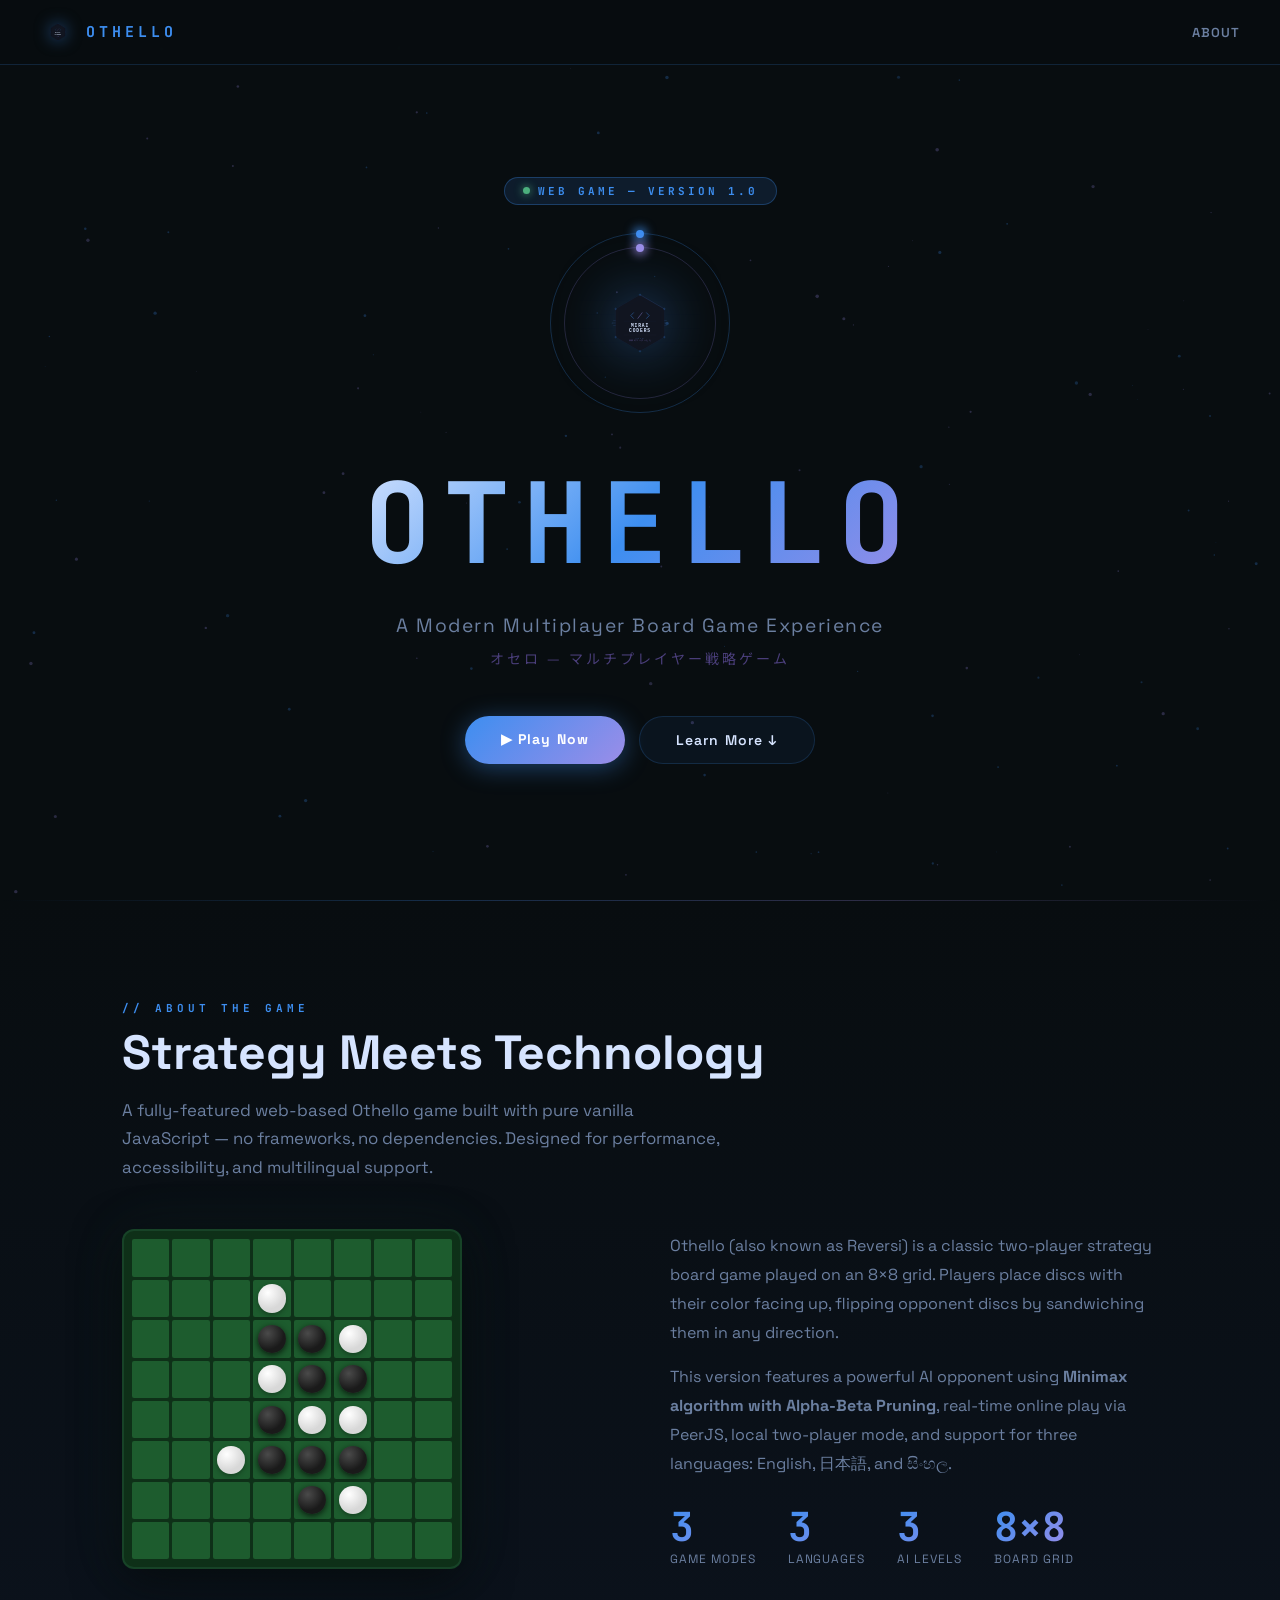
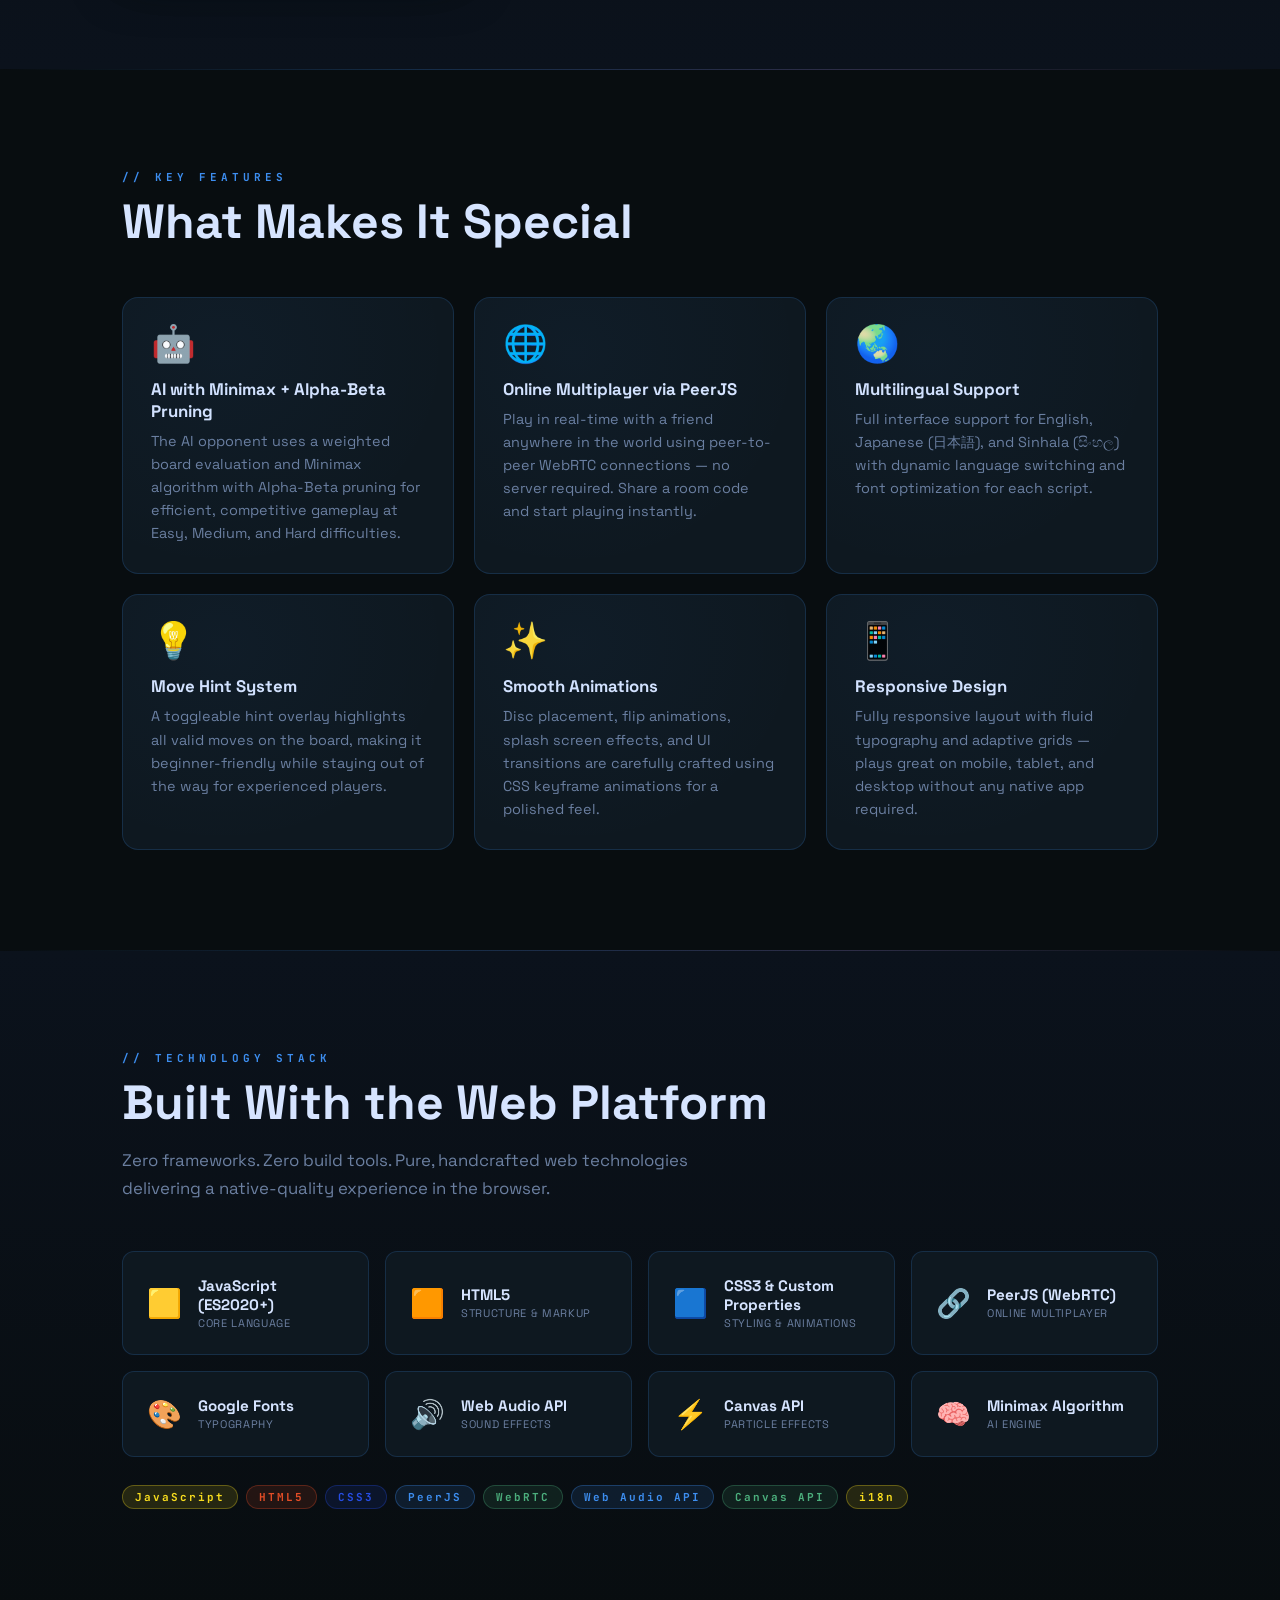
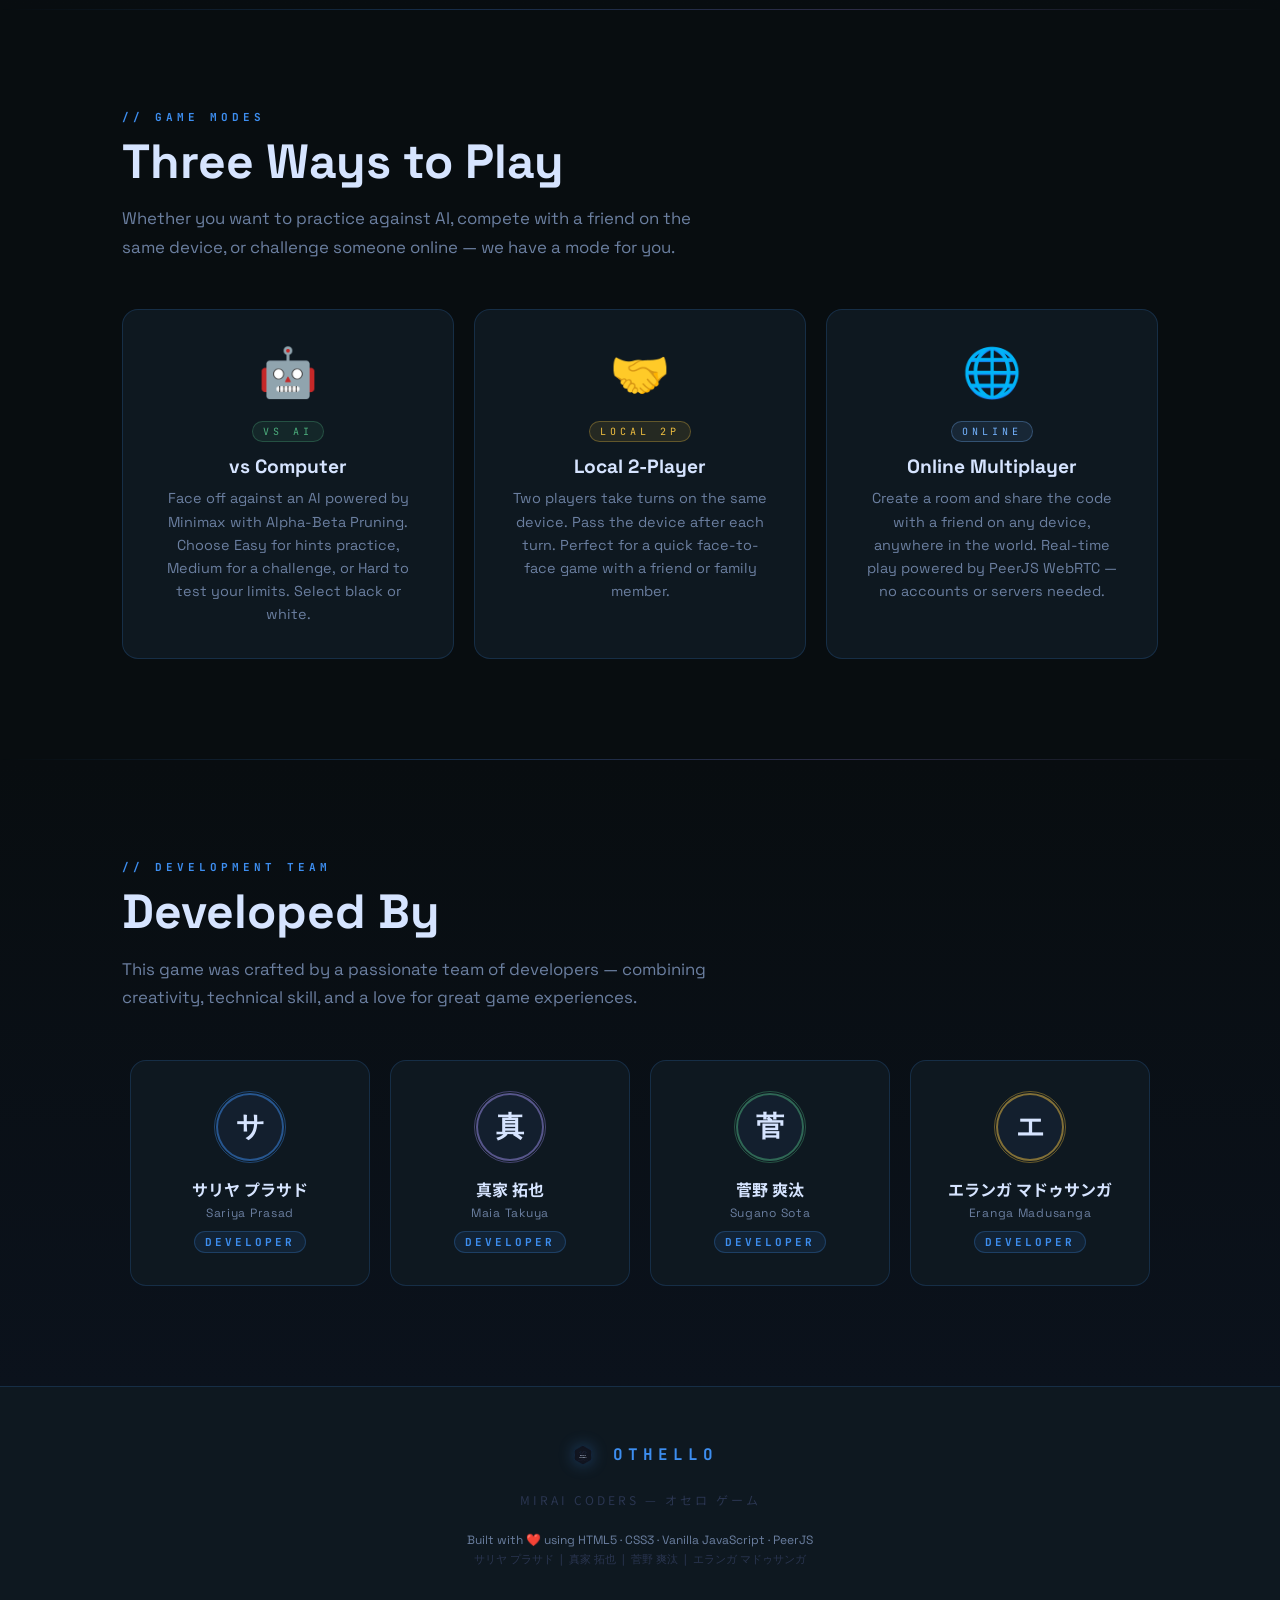
<file: othello_Game.html>
<!DOCTYPE html>
<html lang="en">
<head>
<meta charset="UTF-8" />
<meta name="viewport" content="width=device-width, initial-scale=1.0"/>
<title>Othello — Game Showcase</title>
<link rel="preconnect" href="https://fonts.googleapis.com"/>
<link rel="preconnect" href="https://fonts.gstatic.com" crossorigin/>
<link href="https://fonts.googleapis.com/css2?family=Noto+Sans+JP:wght@400;700;900&family=Space+Grotesk:wght@400;600;700;800&family=JetBrains+Mono:wght@400;700&display=swap" rel="stylesheet"/>

<style>
  :root {
    --bg: #080d10;
    --surface: #0e1820;
    --surface2: #131f2e;
    --border: rgba(61,142,240,0.18);
    --primary: #3d8ef0;
    --primary-g: #9b8de8;
    --green: #4caf7d;
    --text: #d6e4ff;
    --muted: #6b7fa0;
    --faint: #2a3550;
  }
  *, *::before, *::after { box-sizing: border-box; margin: 0; padding: 0; }
  html { scroll-behavior: smooth; }
  body {
    font-family: 'Space Grotesk', sans-serif;
    background: var(--bg);
    color: var(--text);
    overflow-x: hidden;
  }

  /* ── AUTO SCROLL ── */
  html { scroll-snap-type: none; }

  /* ── PARTICLES BG ── */
  #bg-canvas {
    position: fixed; inset: 0; z-index: 0;
    pointer-events: none; opacity: 0.35;
  }

  /* ── NAV ── */
  nav {
    position: fixed; top: 0; left: 0; right: 0; z-index: 100;
    display: flex; align-items: center; justify-content: space-between;
    padding: 14px 40px;
    background: rgba(8,13,16,0.85);
    backdrop-filter: blur(16px);
    border-bottom: 1px solid var(--border);
  }
  .nav-logo { display: flex; align-items: center; gap: 10px; }
  .nav-logo img { width: 36px; height: 36px; filter: drop-shadow(0 0 8px rgba(61,142,240,0.5)); }
  .nav-logo span {
    font-family: 'JetBrains Mono', monospace;
    font-size: 15px; font-weight: 700;
    letter-spacing: 4px; color: var(--primary);
    text-transform: uppercase;
  }
  .nav-links { display: flex; gap: 28px; }
  .nav-links a {
    color: var(--muted); text-decoration: none; font-size: 13px;
    font-weight: 600; letter-spacing: 0.08em; text-transform: uppercase;
    transition: color 0.2s;
  }
  .nav-links a:hover { color: var(--text); }

  /* ── SECTIONS ── */
  section { position: relative; z-index: 1; }

  /* ── HERO ── */
  #hero {
    min-height: 100vh;
    display: flex; flex-direction: column;
    align-items: center; justify-content: center;
    text-align: center;
    padding: 120px 24px 80px;
    overflow: hidden;
  }
  .hero-badge {
    display: inline-flex; align-items: center; gap: 8px;
    background: rgba(61,142,240,0.12);
    border: 1px solid rgba(61,142,240,0.3);
    border-radius: 9999px;
    padding: 6px 18px; margin-bottom: 28px;
    font-family: 'JetBrains Mono', monospace;
    font-size: 11px; font-weight: 700;
    letter-spacing: 3px; color: var(--primary);
    text-transform: uppercase;
  }
  .badge-dot {
    width: 7px; height: 7px; border-radius: 50%;
    background: var(--green);
    box-shadow: 0 0 8px var(--green);
    animation: blink 1.5s ease-in-out infinite;
  }
  @keyframes blink { 0%,100%{opacity:0.4} 50%{opacity:1} }

  .hero-logo-ring {
    position: relative; width: 180px; height: 180px;
    display: flex; align-items: center; justify-content: center;
    margin-bottom: 36px;
  }
  .hero-orbit {
    position: absolute; inset: 0; border-radius: 50%;
    border: 1px solid rgba(61,142,240,0.25);
    animation: spin 6s linear infinite;
  }
  .hero-orbit:nth-child(2) { inset: 14px; border-color: rgba(155,141,232,0.2); animation-duration: 9s; animation-direction: reverse; }
  .hero-orbit-dot {
    position: absolute; top: -4px; left: 50%;
    transform: translateX(-50%);
    width: 8px; height: 8px; border-radius: 50%;
    background: var(--primary);
    box-shadow: 0 0 10px 3px rgba(61,142,240,0.7);
  }
  .hero-orbit:nth-child(2) .hero-orbit-dot { background: var(--primary-g); box-shadow: 0 0 10px 3px rgba(155,141,232,0.7); }
  @keyframes spin { to { transform: rotate(360deg); } }
  .hero-logo-img {
    width: 120px; height: 120px; position: relative; z-index: 2;
    filter: drop-shadow(0 0 28px rgba(61,142,240,0.5));
    animation: logoFloat 4s ease-in-out infinite;
  }
  @keyframes logoFloat {
    0%,100%{transform:translateY(0)} 50%{transform:translateY(-10px)}
  }

  .hero-title {
    font-family: 'JetBrains Mono', monospace;
    font-size: clamp(3rem, 9vw, 7rem);
    font-weight: 700; letter-spacing: 12px;
    text-transform: uppercase;
    background: linear-gradient(135deg, #d6e4ff 0%, var(--primary) 50%, var(--primary-g) 100%);
    -webkit-background-clip: text; -webkit-text-fill-color: transparent;
    background-clip: text; margin-bottom: 16px;
    animation: glitch 6s steps(1) infinite;
    position: relative;
  }
  @keyframes glitch {
    0%,90%,100%{transform:none; filter:none}
    92%{transform:skewX(-4deg) translateX(2px); filter:hue-rotate(40deg)}
    94%{transform:skewX(2deg) translateX(-2px); filter:none}
    96%{transform:none}
  }
  .hero-subtitle {
    font-size: clamp(1rem, 2vw, 1.2rem);
    color: var(--muted); letter-spacing: 0.08em;
    margin-bottom: 10px;
  }
  .hero-jp {
    font-family: 'Noto Sans JP', sans-serif;
    font-size: 14px; color: #4a3e7a; letter-spacing: 3px;
    margin-bottom: 48px;
  }
  .hero-cta {
    display: inline-flex; gap: 14px; flex-wrap: wrap; justify-content: center;
  }
  .btn-primary {
    padding: 14px 36px; border-radius: 9999px;
    background: linear-gradient(135deg, var(--primary), var(--primary-g));
    color: #fff; font-weight: 700; font-size: 14px;
    letter-spacing: 0.08em; text-decoration: none;
    box-shadow: 0 4px 24px rgba(61,142,240,0.4);
    transition: transform 0.2s, box-shadow 0.2s;
    display: inline-block;
  }
  .btn-primary:hover { transform: translateY(-2px); box-shadow: 0 8px 32px rgba(61,142,240,0.6); }
  .btn-outline {
    padding: 14px 36px; border-radius: 9999px;
    border: 1px solid var(--border);
    color: var(--text); font-weight: 600; font-size: 14px;
    letter-spacing: 0.08em; text-decoration: none;
    background: rgba(61,142,240,0.06);
    transition: background 0.2s, border-color 0.2s;
    display: inline-block;
  }
  .btn-outline:hover { background: rgba(61,142,240,0.12); border-color: var(--primary); }

  /* ── SECTION COMMON ── */
  .section-inner {
    max-width: 1100px; margin: 0 auto;
    padding: 100px 32px;
  }
  .section-label {
    font-family: 'JetBrains Mono', monospace;
    font-size: 11px; font-weight: 700; letter-spacing: 4px;
    text-transform: uppercase; color: var(--primary);
    margin-bottom: 12px;
  }
  .section-title {
    font-size: clamp(2rem, 4vw, 3rem);
    font-weight: 800; line-height: 1.1;
    margin-bottom: 16px;
  }
  .section-desc {
    color: var(--muted); font-size: 1.05rem;
    line-height: 1.7; max-width: 600px;
  }

  /* ── DIVIDER ── */
  .glow-divider {
    width: 100%; height: 1px;
    background: linear-gradient(90deg, transparent, var(--primary), var(--primary-g), transparent);
    opacity: 0.25;
  }

  /* ── ABOUT ── */
  #about { background: linear-gradient(180deg, #080d10 0%, #0b121c 100%); }
  .about-grid {
    display: grid; grid-template-columns: 1fr 1fr;
    gap: 60px; align-items: center; margin-top: 48px;
  }
  .board-preview {
    display: grid; grid-template-columns: repeat(8,1fr);
    gap: 3px; background: #0e3018; padding: 8px;
    border-radius: 12px;
    box-shadow: 0 12px 48px rgba(0,0,0,0.6), 0 0 60px rgba(76,175,125,0.08);
    border: 2px solid rgba(76,175,125,0.15);
    max-width: 340px;
  }
  .bcell {
    aspect-ratio: 1; border-radius: 2px;
    background: #1d5c2e;
    display: flex; align-items: center; justify-content: center;
  }
  .bdisc {
    width: 75%; height: 75%; border-radius: 50%;
  }
  .bdisc.black {
    background: radial-gradient(circle at 35% 30%, #4a4a4a, #1a1a1a 60%);
    box-shadow: 0 2px 6px rgba(0,0,0,0.7);
  }
  .bdisc.white {
    background: radial-gradient(circle at 35% 30%, #fff, #d8d8d8 60%);
    box-shadow: 0 2px 4px rgba(0,0,0,0.3);
  }
  .about-text { }
  .about-text p { color: var(--muted); line-height: 1.8; margin-bottom: 16px; }
  .stat-row { display: flex; gap: 32px; margin-top: 28px; flex-wrap: wrap; }
  .stat-item { }
  .stat-number {
    font-family: 'JetBrains Mono', monospace;
    font-size: 2.5rem; font-weight: 700;
    background: linear-gradient(135deg, var(--primary), var(--primary-g));
    -webkit-background-clip: text; -webkit-text-fill-color: transparent;
    background-clip: text; line-height: 1;
  }
  .stat-label { font-size: 12px; color: var(--muted); letter-spacing: 0.08em; margin-top: 4px; text-transform: uppercase; }

  /* ── FEATURES ── */
  #features { background: var(--bg); }
  .features-grid {
    display: grid;
    grid-template-columns: repeat(auto-fit, minmax(280px, 1fr));
    gap: 20px; margin-top: 48px;
  }
  .feature-card {
    background: var(--surface);
    border: 1px solid var(--border);
    border-radius: 16px; padding: 28px;
    transition: border-color 0.2s, box-shadow 0.2s, transform 0.2s;
    position: relative; overflow: hidden;
  }
  .feature-card::before {
    content: '';
    position: absolute; inset: 0;
    background: radial-gradient(ellipse at 30% 20%, rgba(61,142,240,0.04), transparent 70%);
    pointer-events: none;
  }
  .feature-card:hover {
    border-color: var(--primary);
    box-shadow: 0 4px 24px rgba(61,142,240,0.12);
    transform: translateY(-3px);
  }
  .feature-icon { font-size: 36px; margin-bottom: 16px; line-height: 1; }
  .feature-title { font-size: 1.05rem; font-weight: 700; margin-bottom: 8px; }
  .feature-desc { color: var(--muted); font-size: 0.9rem; line-height: 1.6; }

  /* ── TECH STACK ── */
  #tech { background: linear-gradient(180deg, #0b121c 0%, #080d10 100%); }
  .tech-grid {
    display: grid;
    grid-template-columns: repeat(auto-fit, minmax(200px, 1fr));
    gap: 16px; margin-top: 48px;
  }
  .tech-card {
    background: var(--surface);
    border: 1px solid var(--border);
    border-radius: 12px; padding: 24px;
    display: flex; align-items: center; gap: 16px;
    transition: border-color 0.2s, transform 0.2s;
  }
  .tech-card:hover { border-color: var(--primary); transform: translateY(-2px); }
  .tech-icon { font-size: 28px; flex-shrink: 0; }
  .tech-name { font-weight: 700; font-size: 0.95rem; margin-bottom: 2px; }
  .tech-type { font-size: 11px; color: var(--muted); letter-spacing: 0.06em; text-transform: uppercase; }

  .tech-badge {
    display: inline-flex; align-items: center; gap: 6px;
    padding: 4px 12px; border-radius: 9999px;
    font-family: 'JetBrains Mono', monospace;
    font-size: 11px; font-weight: 700; letter-spacing: 2px;
  }
  .badge-js { background: rgba(247,220,30,0.12); border: 1px solid rgba(247,220,30,0.3); color: #f7dc1e; }
  .badge-html { background: rgba(227,77,38,0.12); border: 1px solid rgba(227,77,38,0.3); color: #e34d26; }
  .badge-css { background: rgba(38,77,228,0.12); border: 1px solid rgba(38,77,228,0.3); color: #264de4; }
  .badge-peer { background: rgba(61,142,240,0.12); border: 1px solid rgba(61,142,240,0.3); color: var(--primary); }
  .badge-green { background: rgba(76,175,125,0.12); border: 1px solid rgba(76,175,125,0.3); color: var(--green); }

  .tech-badges-row { display: flex; flex-wrap: wrap; gap: 8px; margin-top: 28px; }

  /* ── MODES ── */
  #modes { background: var(--bg); }
  .modes-grid {
    display: grid; grid-template-columns: repeat(auto-fit, minmax(280px, 1fr));
    gap: 20px; margin-top: 48px;
  }
  .mode-card {
    background: var(--surface);
    border: 1px solid var(--border);
    border-radius: 16px; padding: 32px;
    text-align: center;
    transition: border-color 0.2s, box-shadow 0.2s, transform 0.2s;
  }
  .mode-card:hover { border-color: var(--primary); transform: translateY(-4px); box-shadow: 0 8px 32px rgba(61,142,240,0.1); }
  .mode-icon { font-size: 48px; margin-bottom: 16px; }
  .mode-label {
    font-family: 'JetBrains Mono', monospace;
    font-size: 10px; letter-spacing: 4px; text-transform: uppercase;
    padding: 3px 10px; border-radius: 9999px; margin-bottom: 12px;
    display: inline-block;
  }
  .mode-ai { color: var(--green); background: rgba(76,175,125,0.1); border: 1px solid rgba(76,175,125,0.3); }
  .mode-local { color: #f0c040; background: rgba(240,192,64,0.1); border: 1px solid rgba(240,192,64,0.3); }
  .mode-online { color: #74b3ff; background: rgba(116,179,255,0.1); border: 1px solid rgba(116,179,255,0.3); }
  .mode-title { font-size: 1.2rem; font-weight: 700; margin-bottom: 8px; }
  .mode-desc { color: var(--muted); font-size: 0.9rem; line-height: 1.6; }

  /* ── TEAM ── */
  #team {
    background: linear-gradient(180deg, #080d10 0%, #0b121c 100%);
  }
  .team-grid {
    display: flex; flex-wrap: wrap;
    gap: 20px; justify-content: center;
    margin-top: 48px;
  }
  .team-card {
    background: var(--surface);
    border: 1px solid var(--border);
    border-radius: 16px; padding: 32px 24px;
    text-align: center; min-width: 200px; max-width: 240px; flex: 1;
    transition: border-color 0.2s, box-shadow 0.2s, transform 0.2s;
  }
  .team-card:hover {
    border-color: var(--primary);
    box-shadow: 0 4px 24px rgba(61,142,240,0.12);
    transform: translateY(-4px);
  }
  .team-avatar {
    width: 68px; height: 68px; border-radius: 50%;
    margin: 0 auto 16px;
    display: flex; align-items: center; justify-content: center;
    font-size: 28px; font-weight: 900;
    border: 2px solid var(--border);
    background: var(--surface2);
    position: relative;
  }
  .team-avatar::after {
    content: '';
    position: absolute; inset: -4px; border-radius: 50%;
    border: 1px solid;
    opacity: 0.4;
    animation: avatarPulse 3s ease-in-out infinite;
  }
  @keyframes avatarPulse { 0%,100%{transform:scale(1);opacity:0.3} 50%{transform:scale(1.08);opacity:0.6} }
  .tc1 .team-avatar { border-color: rgba(61,142,240,0.5); }
  .tc1 .team-avatar::after { border-color: var(--primary); }
  .tc2 .team-avatar { border-color: rgba(155,141,232,0.5); }
  .tc2 .team-avatar::after { border-color: var(--primary-g); }
  .tc3 .team-avatar { border-color: rgba(76,175,125,0.5); }
  .tc3 .team-avatar::after { border-color: var(--green); }
  .tc4 .team-avatar { border-color: rgba(240,192,64,0.5); }
  .tc4 .team-avatar::after { border-color: #f0c040; }
  .team-name-jp {
    font-family: 'Noto Sans JP', sans-serif;
    font-size: 1rem; font-weight: 700; margin-bottom: 4px;
  }
  .team-name-en { font-size: 12px; color: var(--muted); letter-spacing: 0.06em; }
  .team-role {
    margin-top: 10px; font-size: 11px; font-weight: 700;
    letter-spacing: 3px; text-transform: uppercase;
    font-family: 'JetBrains Mono', monospace;
    padding: 3px 10px; border-radius: 9999px;
    display: inline-block;
  }
  .role-dev { color: var(--primary); background: rgba(61,142,240,0.1); border: 1px solid rgba(61,142,240,0.25); }

  /* ── FOOTER ── */
  footer {
    position: relative; z-index: 1;
    background: var(--surface);
    border-top: 1px solid var(--border);
    padding: 48px 32px;
    text-align: center;
  }
  .footer-logo { display: flex; align-items: center; gap: 10px; justify-content: center; margin-bottom: 16px; }
  .footer-logo img { width: 40px; height: 40px; filter: drop-shadow(0 0 8px rgba(61,142,240,0.4)); }
  .footer-logo span {
    font-family: 'JetBrains Mono', monospace;
    font-size: 16px; font-weight: 700; letter-spacing: 5px;
    color: var(--primary); text-transform: uppercase;
  }
  .footer-sub {
    font-family: 'Noto Sans JP', sans-serif;
    font-size: 12px; color: var(--faint); letter-spacing: 3px; margin-bottom: 24px;
  }
  .footer-copy { font-size: 12px; color: var(--muted); }

  /* ── RESPONSIVE ── */
  @media (max-width: 768px) {
    nav { padding: 14px 20px; }
    .nav-links { display: none; }
    .about-grid { grid-template-columns: 1fr; }
    .board-preview { max-width: 260px; margin: 0 auto; }
    .section-inner { padding: 72px 20px; }
  }
</style>
</head>
<body>

<canvas id="bg-canvas"></canvas>

<!-- NAV -->
<nav>
  <div class="nav-logo">
    <img src="mirai_coders_badge_transparent.svg" alt="Mirai Coders Logo"/>
    <span>Othello</span>
  </div>
  <div class="nav-links">
    <a href="learn_more.html">About</a>
    
  </div>
</nav>

<!-- HERO -->
<section id="hero">
  <div class="hero-badge">
    <span class="badge-dot"></span>
    Web Game — Version 1.0
  </div>

  <div class="hero-logo-ring">
    <div class="hero-orbit">
      <span class="hero-orbit-dot"></span>
    </div>
    <div class="hero-orbit">
      <span class="hero-orbit-dot"></span>
    </div>
    <img class="hero-logo-img" src="mirai_coders_badge_transparent.svg" alt="Mirai Coders Logo"/>
  </div>

  <h1 class="hero-title" data-text="OTHELLO">OTHELLO</h1>
  <p class="hero-subtitle">A Modern Multiplayer Board Game Experience</p>
  <p class="hero-jp">オセロ — マルチプレイヤー戦略ゲーム</p>

  <div class="hero-cta">
    <a href="index.html" class="btn-primary">▶ Play Now</a>
    <a href="learn_more.html" class="btn-outline">Learn More ↓</a>
  </div>
</section>

<div class="glow-divider"></div>

<!-- ABOUT -->
<section id="about">
  <div class="section-inner">
    <div class="section-label">// About the Game</div>
    <h2 class="section-title">Strategy Meets Technology</h2>
    <p class="section-desc">A fully-featured web-based Othello game built with pure vanilla JavaScript — no frameworks, no dependencies. Designed for performance, accessibility, and multilingual support.</p>

    <div class="about-grid">
      <div id="board-preview-wrap"></div>

      <div class="about-text">
        <p>Othello (also known as Reversi) is a classic two-player strategy board game played on an 8×8 grid. Players place discs with their color facing up, flipping opponent discs by sandwiching them in any direction.</p>
        <p>This version features a powerful AI opponent using <strong>Minimax algorithm with Alpha-Beta Pruning</strong>, real-time online play via PeerJS, local two-player mode, and support for three languages: English, 日本語, and සිංහල.</p>
        <div class="stat-row">
          <div class="stat-item">
            <div class="stat-number">3</div>
            <div class="stat-label">Game Modes</div>
          </div>
          <div class="stat-item">
            <div class="stat-number">3</div>
            <div class="stat-label">Languages</div>
          </div>
          <div class="stat-item">
            <div class="stat-number">3</div>
            <div class="stat-label">AI Levels</div>
          </div>
          <div class="stat-item">
            <div class="stat-number">8×8</div>
            <div class="stat-label">Board Grid</div>
          </div>
        </div>
      </div>
    </div>
  </div>
</section>

<div class="glow-divider"></div>

<!-- FEATURES -->
<section id="features">
  <div class="section-inner">
    <div class="section-label">// Key Features</div>
    <h2 class="section-title">What Makes It Special</h2>

    <div class="features-grid">
      <div class="feature-card">
        <div class="feature-icon">🤖</div>
        <div class="feature-title">AI with Minimax + Alpha-Beta Pruning</div>
        <div class="feature-desc">The AI opponent uses a weighted board evaluation and Minimax algorithm with Alpha-Beta pruning for efficient, competitive gameplay at Easy, Medium, and Hard difficulties.</div>
      </div>
      <div class="feature-card">
        <div class="feature-icon">🌐</div>
        <div class="feature-title">Online Multiplayer via PeerJS</div>
        <div class="feature-desc">Play in real-time with a friend anywhere in the world using peer-to-peer WebRTC connections — no server required. Share a room code and start playing instantly.</div>
      </div>
      <div class="feature-card">
        <div class="feature-icon">🌏</div>
        <div class="feature-title">Multilingual Support</div>
        <div class="feature-desc">Full interface support for English, Japanese (日本語), and Sinhala (සිංහල) with dynamic language switching and font optimization for each script.</div>
      </div>
      <div class="feature-card">
        <div class="feature-icon">💡</div>
        <div class="feature-title">Move Hint System</div>
        <div class="feature-desc">A toggleable hint overlay highlights all valid moves on the board, making it beginner-friendly while staying out of the way for experienced players.</div>
      </div>
      <div class="feature-card">
        <div class="feature-icon">✨</div>
        <div class="feature-title">Smooth Animations</div>
        <div class="feature-desc">Disc placement, flip animations, splash screen effects, and UI transitions are carefully crafted using CSS keyframe animations for a polished feel.</div>
      </div>
      <div class="feature-card">
        <div class="feature-icon">📱</div>
        <div class="feature-title">Responsive Design</div>
        <div class="feature-desc">Fully responsive layout with fluid typography and adaptive grids — plays great on mobile, tablet, and desktop without any native app required.</div>
      </div>
    </div>
  </div>
</section>

<div class="glow-divider"></div>

<!-- TECH STACK -->
<section id="tech">
  <div class="section-inner">
    <div class="section-label">// Technology Stack</div>
    <h2 class="section-title">Built With the Web Platform</h2>
    <p class="section-desc">Zero frameworks. Zero build tools. Pure, handcrafted web technologies delivering a native-quality experience in the browser.</p>

    <div class="tech-grid" style="margin-top:48px;">
      <div class="tech-card">
        <div class="tech-icon">🟨</div>
        <div>
          <div class="tech-name">JavaScript (ES2020+)</div>
          <div class="tech-type">Core Language</div>
        </div>
      </div>
      <div class="tech-card">
        <div class="tech-icon">🟧</div>
        <div>
          <div class="tech-name">HTML5</div>
          <div class="tech-type">Structure & Markup</div>
        </div>
      </div>
      <div class="tech-card">
        <div class="tech-icon">🟦</div>
        <div>
          <div class="tech-name">CSS3 &amp; Custom Properties</div>
          <div class="tech-type">Styling &amp; Animations</div>
        </div>
      </div>
      <div class="tech-card">
        <div class="tech-icon">🔗</div>
        <div>
          <div class="tech-name">PeerJS (WebRTC)</div>
          <div class="tech-type">Online Multiplayer</div>
        </div>
      </div>
      <div class="tech-card">
        <div class="tech-icon">🎨</div>
        <div>
          <div class="tech-name">Google Fonts</div>
          <div class="tech-type">Typography</div>
        </div>
      </div>
      <div class="tech-card">
        <div class="tech-icon">🔊</div>
        <div>
          <div class="tech-name">Web Audio API</div>
          <div class="tech-type">Sound Effects</div>
        </div>
      </div>
      <div class="tech-card">
        <div class="tech-icon">⚡</div>
        <div>
          <div class="tech-name">Canvas API</div>
          <div class="tech-type">Particle Effects</div>
        </div>
      </div>
      <div class="tech-card">
        <div class="tech-icon">🧠</div>
        <div>
          <div class="tech-name">Minimax Algorithm</div>
          <div class="tech-type">AI Engine</div>
        </div>
      </div>
    </div>

    <div class="tech-badges-row">
      <span class="tech-badge badge-js">JavaScript</span>
      <span class="tech-badge badge-html">HTML5</span>
      <span class="tech-badge badge-css">CSS3</span>
      <span class="tech-badge badge-peer">PeerJS</span>
      <span class="tech-badge badge-green">WebRTC</span>
      <span class="tech-badge badge-peer">Web Audio API</span>
      <span class="tech-badge badge-green">Canvas API</span>
      <span class="tech-badge badge-js">i18n</span>
    </div>
  </div>
</section>

<div class="glow-divider"></div>

<!-- GAME MODES -->
<section id="modes">
  <div class="section-inner">
    <div class="section-label">// Game Modes</div>
    <h2 class="section-title">Three Ways to Play</h2>
    <p class="section-desc">Whether you want to practice against AI, compete with a friend on the same device, or challenge someone online — we have a mode for you.</p>

    <div class="modes-grid">
      <div class="mode-card">
        <div class="mode-icon">🤖</div>
        <span class="mode-label mode-ai">VS AI</span>
        <div class="mode-title">vs Computer</div>
        <div class="mode-desc">Face off against an AI powered by Minimax with Alpha-Beta Pruning. Choose Easy for hints practice, Medium for a challenge, or Hard to test your limits. Select black or white.</div>
      </div>
      <div class="mode-card">
        <div class="mode-icon">🤝</div>
        <span class="mode-label mode-local">LOCAL 2P</span>
        <div class="mode-title">Local 2-Player</div>
        <div class="mode-desc">Two players take turns on the same device. Pass the device after each turn. Perfect for a quick face-to-face game with a friend or family member.</div>
      </div>
      <div class="mode-card">
        <div class="mode-icon">🌐</div>
        <span class="mode-label mode-online">ONLINE</span>
        <div class="mode-title">Online Multiplayer</div>
        <div class="mode-desc">Create a room and share the code with a friend on any device, anywhere in the world. Real-time play powered by PeerJS WebRTC — no accounts or servers needed.</div>
      </div>
    </div>
  </div>
</section>

<div class="glow-divider"></div>

<!-- TEAM -->
<section id="team">
  <div class="section-inner">
    <div class="section-label">// Development Team</div>
    <h2 class="section-title">Developed By</h2>
    <p class="section-desc">This game was crafted by a passionate team of developers — combining creativity, technical skill, and a love for great game experiences.</p>

    <div class="team-grid">
      <div class="team-card tc1">
        <div class="team-avatar">サ</div>
        <div class="team-name-jp">サリヤ プラサド</div>
        <div class="team-name-en">Sariya Prasad</div>
        <span class="team-role role-dev">Developer</span>
      </div>
      <div class="team-card tc2">
        <div class="team-avatar">真</div>
        <div class="team-name-jp">真家 拓也</div>
        <div class="team-name-en">Maia Takuya</div>
        <span class="team-role role-dev">Developer</span>
      </div>
      <div class="team-card tc3">
        <div class="team-avatar">菅</div>
        <div class="team-name-jp">菅野 爽汰</div>
        <div class="team-name-en">Sugano Sota</div>
        <span class="team-role role-dev">Developer</span>
      </div>
      <div class="team-card tc4">
        <div class="team-avatar">エ</div>
        <div class="team-name-jp">エランガ マドゥサンガ</div>
        <div class="team-name-en">Eranga Madusanga</div>
        <span class="team-role role-dev">Developer</span>
      </div>
    </div>
  </div>
</section>

<!-- FOOTER -->
<footer>
  <div class="footer-logo">
    <img src="mirai_coders_badge_transparent.svg" alt="Mirai Coders"/>
    <span>Othello</span>
  </div>
  <div class="footer-sub">MIRAI CODERS — オセロ ゲーム</div>
  <div class="footer-copy">
    Built with ❤️ using HTML5 · CSS3 · Vanilla JavaScript · PeerJS<br/>
    <span style="color:var(--faint); font-size:11px; margin-top:4px; display:block;">
      サリヤ プラサド &nbsp;|&nbsp; 真家 拓也 &nbsp;|&nbsp; 菅野 爽汰 &nbsp;|&nbsp; エランガ マドゥサンガ
    </span>
  </div>
</footer>

<script>
// ── PARTICLE BG ──
const canvas = document.getElementById('bg-canvas');
const ctx = canvas.getContext('2d');
let W, H, particles = [];

function resize() {
  W = canvas.width = window.innerWidth;
  H = canvas.height = window.innerHeight;
}
resize(); window.addEventListener('resize', resize);

function mkParticle() {
  return {
    x: Math.random()*W, y: Math.random()*H,
    r: Math.random()*1.5+0.3,
    vx: (Math.random()-0.5)*0.3,
    vy: (Math.random()-0.5)*0.3,
    a: Math.random(),
    c: Math.random() < 0.5 ? '#3d8ef0' : '#9b8de8'
  };
}
for (let i=0;i<120;i++) particles.push(mkParticle());

function animParticles() {
  ctx.clearRect(0,0,W,H);
  for (const p of particles) {
    p.x += p.vx; p.y += p.vy;
    p.a += 0.005;
    if (p.x<0||p.x>W||p.y<0||p.y>H) { Object.assign(p, mkParticle()); }
    ctx.beginPath();
    ctx.arc(p.x, p.y, p.r, 0, Math.PI*2);
    ctx.fillStyle = p.c;
    ctx.globalAlpha = 0.4+0.3*Math.sin(p.a);
    ctx.fill();
  }
  ctx.globalAlpha = 1;
  requestAnimationFrame(animParticles);
}
animParticles();

// ── BOARD PREVIEW ──
(function(){
  const B=1,W2=2,E=0;
  const board = Array.from({length:8},()=>Array(8).fill(E));
  board[3][3]=W2; board[3][4]=B; board[4][3]=B; board[4][4]=W2;
  board[2][3]=B; board[2][4]=B; board[2][5]=W2;
  board[3][5]=B; board[5][2]=W2; board[5][3]=B;
  board[4][5]=W2; board[5][4]=B; board[5][5]=B;
  board[1][3]=W2; board[6][5]=W2; board[6][4]=B;
  const wrap = document.getElementById('board-preview-wrap');
  const grid = document.createElement('div');
  grid.className = 'board-preview';
  for (let r=0;r<8;r++) for (let c=0;c<8;c++) {
    const cell = document.createElement('div');
    cell.className = 'bcell';
    if (board[r][c]!==E) {
      const disc = document.createElement('div');
      disc.className = 'bdisc '+(board[r][c]===B?'black':'white');
      cell.appendChild(disc);
    }
    grid.appendChild(cell);
  }
  wrap.appendChild(grid);
})();

// ── AUTO SCROLL ──
let scrollDir = 1;
let lastTime = 0;
const SPEED = 22; // px per second

function autoScroll(ts) {
  const dt = lastTime ? (ts - lastTime) / 1000 : 0;
  lastTime = ts;
  const maxScroll = document.body.scrollHeight - window.innerHeight;
  window.scrollBy(0, SPEED * dt * scrollDir);
  const cur = window.scrollY;
  if (cur >= maxScroll - 2) scrollDir = -1;
  if (cur <= 2) scrollDir = 1;
  requestAnimationFrame(autoScroll);
}

// Pause on user interaction, resume after 3s
let pauseTimer;
function pauseScroll() {
  cancelAnimationFrame(window._scrollRaf);
  clearTimeout(pauseTimer);
  pauseTimer = setTimeout(startScroll, 3000);
}
function startScroll() {
  window._scrollRaf = requestAnimationFrame(autoScroll);
}

// Start auto scroll after 1.5s
setTimeout(() => {
  startScroll();
  ['wheel','touchstart','mousedown','keydown'].forEach(e =>
    window.addEventListener(e, pauseScroll, {passive:true})
  );
}, 1500);
</script>
</body>
</html>
</file>
<file: style.css>
/* ============================================================
   OTHELLO — STYLESHEET
   ============================================================ */

/* ===== CSS VARIABLES ===== */
:root {
  --font-display: 'Cabinet Grotesk', sans-serif;
  --font-body: 'Satoshi', sans-serif;
  --color-bg: #0e1a14;
  --color-surface: #152010;
  --color-surface-2: #1c2b17;
  --color-border: rgba(255,255,255,0.10);
  --color-text: #dde8d8;
  --color-text-muted: #8aab7e;
  --color-text-faint: #4a6545;
  --color-primary: #4caf7d;
  --color-primary-hover: #3d9b6b;
  --color-board: #1d5c2e;
  --color-board-line: #1a5228;
  --color-cell-hover: rgba(76,175,125,0.18);
  --color-hint: rgba(76,175,125,0.30);
  --radius-sm: 0.375rem;
  --radius-md: 0.5rem;
  --radius-lg: 0.75rem;
  --radius-xl: 1rem;
  --radius-full: 9999px;
  --space-1: 0.25rem;
  --space-2: 0.5rem;
  --space-3: 0.75rem;
  --space-4: 1rem;
  --space-6: 1.5rem;
  --space-8: 2rem;
  --transition: 180ms cubic-bezier(0.16,1,0.3,1);
  --text-xs: clamp(0.75rem, 0.7rem + 0.25vw, 0.875rem);
  --text-sm: clamp(0.875rem, 0.8rem + 0.35vw, 1rem);
  --text-base: clamp(1rem, 0.95rem + 0.25vw, 1.125rem);
  --text-lg: clamp(1.125rem, 1rem + 0.75vw, 1.5rem);
  --text-xl: clamp(1.5rem, 1.2rem + 1.25vw, 2.25rem);
  --text-2xl: clamp(2rem, 1.2rem + 2.5vw, 3.5rem);
}

/* ===== RESET ===== */
*, *::before, *::after { box-sizing: border-box; margin: 0; padding: 0; }
html { -webkit-font-smoothing: antialiased; }
body {
  min-height: 100dvh;
  font-family: var(--font-body);
  font-size: var(--text-base);
  color: var(--color-text);
  background: var(--color-bg);
  display: flex;
  flex-direction: column;
  align-items: center;
  justify-content: flex-start;
  padding: var(--space-4);
  overflow-x: hidden;
}
button { cursor: pointer; background: none; border: none; font: inherit; color: inherit; }

/* ===== LANGUAGE FONT OVERRIDES ===== */
body.lang-si { --font-body: 'Noto Sans Sinhala', sans-serif; --font-display: 'Noto Sans Sinhala', sans-serif; }
body.lang-ja { --font-body: 'Noto Sans JP', sans-serif; --font-display: 'Noto Sans JP', sans-serif; }

/* ===== LANGUAGE SWITCHER ===== */
#langSwitcher {
  position: fixed;
  top: 12px;
  right: 12px;
  z-index: 200;
  display: flex;
  gap: 4px;
  background: var(--color-surface);
  border: 1px solid var(--color-border);
  border-radius: var(--radius-full);
  padding: 4px;
}
.lang-btn {
  padding: 4px 10px;
  border-radius: var(--radius-full);
  font-size: 11px;
  font-weight: 700;
  letter-spacing: 0.04em;
  color: var(--color-text-muted);
  transition: all var(--transition);
  white-space: nowrap;
}
.lang-btn:hover { color: var(--color-text); }
.lang-btn.active { background: var(--color-primary); color: #0e1a14; }

/* ===== MENU SCREEN ===== */
#menuScreen {
  width: 100%;
  max-width: 480px;
  margin: auto;
  display: flex;
  flex-direction: column;
  align-items: center;
  gap: var(--space-6);
  padding: var(--space-8) 0;
}
.menu-logo { display: flex; align-items: center; gap: var(--space-3); }
.menu-title { font-family: var(--font-display); font-size: var(--text-2xl); font-weight: 900; letter-spacing: -0.02em; }
.menu-subtitle { color: var(--color-text-muted); font-size: var(--text-sm); text-align: center; }
.menu-cards { width: 100%; display: flex; flex-direction: column; gap: var(--space-3); }
.mode-card {
  width: 100%;
  background: var(--color-surface);
  border: 1px solid var(--color-border);
  border-radius: var(--radius-xl);
  padding: var(--space-6);
  cursor: pointer;
  display: flex;
  align-items: center;
  gap: var(--space-4);
  transition: border-color var(--transition), background var(--transition), box-shadow var(--transition);
  text-align: left;
}
.mode-card:hover {
  border-color: var(--color-primary);
  background: color-mix(in oklab, var(--color-primary) 8%, var(--color-surface));
  box-shadow: 0 4px 20px rgba(76,175,125,0.12);
}
.mode-icon { font-size: 36px; line-height: 1; flex-shrink: 0; }
.mode-info h3 { font-family: var(--font-display); font-size: var(--text-lg); font-weight: 700; margin-bottom: 4px; }
.mode-info p { font-size: var(--text-sm); color: var(--color-text-muted); line-height: 1.4; }

/* ===== GAME SCREEN ===== */
#gameScreen { display: none; width: 100%; max-width: 580px; flex-direction: column; align-items: center; gap: var(--space-4); }
#gameScreen.active { display: flex; }

.header { display: flex; align-items: center; justify-content: space-between; width: 100%; }
.logo-sm { display: flex; align-items: center; gap: var(--space-2); }
.logo-sm-title { font-family: var(--font-display); font-size: var(--text-lg); font-weight: 900; letter-spacing: -0.02em; }
.header-actions { display: flex; gap: var(--space-2); }
.icon-btn {
  width: 36px;
  height: 36px;
  border-radius: var(--radius-md);
  border: 1px solid var(--color-border);
  display: flex;
  align-items: center;
  justify-content: center;
  color: var(--color-text-muted);
  transition: color var(--transition), background var(--transition), border-color var(--transition);
  background: var(--color-surface);
}
.icon-btn:hover { color: var(--color-text); background: var(--color-surface-2); border-color: var(--color-primary); }
.icon-btn.active { color: var(--color-primary); border-color: var(--color-primary); }

/* ===== MODE BADGE ===== */
.mode-badge {
  font-size: var(--text-xs);
  font-weight: 700;
  letter-spacing: 0.06em;
  text-transform: uppercase;
  padding: 3px 10px;
  border-radius: var(--radius-full);
  border: 1px solid;
  display: inline-block;
}
.mode-badge.vs-ai  { color: var(--color-primary); border-color: color-mix(in oklab, var(--color-primary) 40%, transparent); background: color-mix(in oklab, var(--color-primary) 12%, transparent); }
.mode-badge.local  { color: #f0c040; border-color: rgba(240,192,64,0.4); background: rgba(240,192,64,0.10); }
.mode-badge.online { color: #74b3ff; border-color: rgba(116,179,255,0.4); background: rgba(116,179,255,0.10); }

/* ===== SCORE PANEL ===== */
.score-panel {
  display: flex;
  width: 100%;
  background: var(--color-surface);
  border: 1px solid var(--color-border);
  border-radius: var(--radius-xl);
  overflow: hidden;
}
.score-side {
  flex: 1;
  display: flex;
  flex-direction: column;
  align-items: center;
  padding: var(--space-4);
  position: relative;
  transition: background var(--transition);
}
.score-side.active { background: color-mix(in oklab, var(--color-primary) 10%, var(--color-surface)); }
.score-side.active::after {
  content: '▾ TURN';
  position: absolute;
  bottom: 6px;
  font-size: 10px;
  font-weight: 700;
  letter-spacing: 0.08em;
  color: var(--color-primary);
}
.score-disc { width: 26px; height: 26px; border-radius: 50%; margin-bottom: var(--space-2); box-shadow: 0 2px 8px rgba(0,0,0,0.5); }
.disc-b { background: radial-gradient(circle at 35% 30%, #4a4a4a, #1a1a1a 60%); border: 2px solid rgba(255,255,255,0.1); }
.disc-w { background: radial-gradient(circle at 35% 30%, #fff, #d8d8d8 60%); border: 2px solid rgba(0,0,0,0.1); }
.score-number { font-family: var(--font-display); font-size: var(--text-2xl); font-weight: 900; line-height: 1; color: var(--color-text); }
.score-label { font-size: var(--text-xs); color: var(--color-text-muted); margin-top: var(--space-1); font-weight: 500; letter-spacing: 0.06em; text-transform: uppercase; }
.player-name-input {
  background: transparent;
  border: none;
  border-bottom: 1px dashed var(--color-border);
  color: var(--color-text);
  font-size: var(--text-xs);
  text-align: center;
  width: 80px;
  padding: 2px 0;
  margin-top: 2px;
  outline: none;
  font-family: var(--font-body);
  letter-spacing: 0.04em;
}
.player-name-input:focus { border-bottom-color: var(--color-primary); }

/* ===== BOARD ===== */
.board-bg {
  background: var(--color-board);
  border-radius: var(--radius-xl);
  border: 2px solid var(--color-board-line);
  box-shadow: 0 8px 40px rgba(0,0,0,0.6), inset 0 1px 0 rgba(255,255,255,0.04);
  padding: 10px;
  position: relative;
  overflow: hidden;
  width: 100%;
}
.board-bg::before {
  content: '';
  position: absolute;
  inset: 0;
  background: radial-gradient(ellipse at 30% 20%, rgba(76,175,125,0.06) 0%, transparent 60%);
  pointer-events: none;
}
#board {
  display: grid;
  grid-template-columns: repeat(8, 1fr);
  gap: 2px;
  width: 100%;
  aspect-ratio: 1;
  background: #0e3018;
  border-radius: var(--radius-md);
  padding: 2px;
}
.cell {
  aspect-ratio: 1;
  border-radius: 2px;
  display: flex;
  align-items: center;
  justify-content: center;
  position: relative;
  cursor: pointer;
  transition: background var(--transition);
  background: var(--color-board);
}
.cell:hover { background: var(--color-cell-hover); }
.cell.hint::after {
  content: '';
  width: 30%;
  height: 30%;
  border-radius: 50%;
  background: var(--color-hint);
  border: 2px solid rgba(76,175,125,0.5);
}
.cell.hint:hover::after { background: rgba(76,175,125,0.5); }

/* ===== DISCS ===== */
.disc { width: 82%; height: 82%; border-radius: 50%; position: absolute; }
.disc.black { background: radial-gradient(circle at 35% 30%, #4a4a4a, #1a1a1a 60%); box-shadow: 0 2px 6px rgba(0,0,0,0.7), inset 0 1px 0 rgba(255,255,255,0.06); }
.disc.white { background: radial-gradient(circle at 35% 30%, #fff, #d8d8d8 60%); box-shadow: 0 2px 6px rgba(0,0,0,0.4), inset 0 1px 0 rgba(255,255,255,0.8); }
.disc.flip { animation: flipDisc 0.28s cubic-bezier(0.4,0,0.2,1) forwards; }
@keyframes flipDisc {
  0%   { transform: scale(1); }
  40%  { transform: scaleX(0.08) scaleY(1.08); }
  100% { transform: scale(1); }
}
.disc.drop { animation: dropDisc 0.22s cubic-bezier(0.34,1.56,0.64,1) forwards; }
@keyframes dropDisc {
  0%   { transform: scale(0) translateY(-16px); opacity: 0; }
  100% { transform: scale(1) translateY(0); opacity: 1; }
}

/* ===== CONTROLS & BUTTONS ===== */
.controls { display: flex; width: 100%; gap: var(--space-2); }
.btn {
  flex: 1;
  padding: var(--space-3) var(--space-4);
  border-radius: var(--radius-lg);
  font-size: var(--text-sm);
  font-weight: 700;
  letter-spacing: 0.02em;
  border: 1px solid var(--color-border);
  background: var(--color-surface);
  color: var(--color-text-muted);
  transition: color var(--transition), background var(--transition), border-color var(--transition);
  text-align: center;
}
.btn:hover { color: var(--color-text); background: var(--color-surface-2); border-color: var(--color-primary); }
.btn-primary { background: var(--color-primary); color: #0e1a14; border-color: var(--color-primary); }
.btn-primary:hover { background: var(--color-primary-hover); border-color: var(--color-primary-hover); color: #0e1a14; }
.btn-warn { background: rgba(240,100,60,0.15); color: #f0a090; border-color: rgba(240,100,60,0.3); }
.btn-warn:hover { background: rgba(240,100,60,0.25); color: #f0c0b0; border-color: rgba(240,100,60,0.5); }

/* ===== DIFFICULTY ===== */
.diff-label { font-size: var(--text-xs); color: var(--color-text-muted); text-transform: uppercase; letter-spacing: 0.06em; margin-bottom: var(--space-2); display: block; }
.diff-options { display: flex; gap: var(--space-2); }
.diff-btn {
  flex: 1;
  padding: var(--space-2) var(--space-3);
  border-radius: var(--radius-md);
  border: 1px solid var(--color-border);
  background: var(--color-surface);
  font-size: var(--text-sm);
  color: var(--color-text-muted);
  transition: all var(--transition);
  text-align: center;
}
.diff-btn:hover { border-color: var(--color-primary); color: var(--color-text); }
.diff-btn.selected { border-color: var(--color-primary); background: color-mix(in oklab, var(--color-primary) 15%, var(--color-surface)); color: var(--color-primary); font-weight: 700; }

.footer-info { font-size: var(--text-xs); color: var(--color-text-faint); text-align: center; }

/* ===== ONLINE LOBBY ===== */
#onlineLobby {
  display: none;
  width: 100%;
  max-width: 480px;
  margin: auto;
  flex-direction: column;
  align-items: center;
  gap: var(--space-6);
  padding: var(--space-6) 0;
}
#onlineLobby.active { display: flex; }
.lobby-card { width: 100%; background: var(--color-surface); border: 1px solid var(--color-border); border-radius: var(--radius-xl); padding: var(--space-6); }
.lobby-card h3 { font-family: var(--font-display); font-size: var(--text-lg); font-weight: 700; margin-bottom: var(--space-4); }
.lobby-section { margin-bottom: var(--space-6); }
.lobby-section:last-child { margin-bottom: 0; }
.input-label { font-size: var(--text-xs); color: var(--color-text-muted); text-transform: uppercase; letter-spacing: 0.06em; display: block; margin-bottom: var(--space-2); }
.text-input {
  width: 100%;
  background: var(--color-surface-2);
  border: 1px solid var(--color-border);
  border-radius: var(--radius-md);
  padding: var(--space-3) var(--space-4);
  color: var(--color-text);
  font-family: var(--font-body);
  font-size: var(--text-base);
  outline: none;
  transition: border-color var(--transition);
}
.text-input:focus { border-color: var(--color-primary); }
.room-code-display { display: flex; align-items: center; gap: var(--space-3); background: var(--color-surface-2); border: 1px solid var(--color-border); border-radius: var(--radius-md); padding: var(--space-3) var(--space-4); }
.room-code-val { font-family: var(--font-display); font-size: var(--text-xl); font-weight: 900; letter-spacing: 0.12em; color: var(--color-primary); flex: 1; }
.copy-btn { font-size: var(--text-xs); color: var(--color-text-muted); padding: var(--space-1) var(--space-3); border: 1px solid var(--color-border); border-radius: var(--radius-md); background: var(--color-surface); transition: all var(--transition); }
.copy-btn:hover { border-color: var(--color-primary); color: var(--color-primary); }
.status-pill { display: inline-flex; align-items: center; gap: 6px; font-size: var(--text-xs); font-weight: 600; padding: 4px 12px; border-radius: var(--radius-full); background: rgba(76,175,125,0.12); color: var(--color-primary); border: 1px solid rgba(76,175,125,0.3); }
.dot-anim { width: 8px; height: 8px; border-radius: 50%; background: var(--color-primary); animation: dotBlink 1s ease-in-out infinite; }
@keyframes dotBlink { 0%, 100% { opacity: 0.3; } 50% { opacity: 1; } }
.divider { display: flex; align-items: center; gap: var(--space-3); margin: var(--space-4) 0; }
.divider::before, .divider::after { content: ''; flex: 1; height: 1px; background: var(--color-border); }
.divider span { font-size: var(--text-xs); color: var(--color-text-faint); text-transform: uppercase; letter-spacing: 0.08em; }

/* ===== END GAME MODAL ===== */
.modal-overlay {
  position: fixed;
  inset: 0;
  background: rgba(0,0,0,0.75);
  backdrop-filter: blur(8px);
  display: flex;
  align-items: center;
  justify-content: center;
  z-index: 100;
  padding: var(--space-4);
  opacity: 0;
  pointer-events: none;
  transition: opacity 0.25s ease;
}
.modal-overlay.visible { opacity: 1; pointer-events: auto; }
.modal {
  background: var(--color-surface-2);
  border: 1px solid var(--color-border);
  border-radius: var(--radius-xl);
  padding: var(--space-8);
  max-width: 360px;
  width: 100%;
  text-align: center;
  transform: scale(0.92) translateY(16px);
  transition: transform 0.25s cubic-bezier(0.34,1.56,0.64,1);
  box-shadow: 0 24px 64px rgba(0,0,0,0.6);
}
.modal-overlay.visible .modal { transform: scale(1) translateY(0); }
.modal-icon { font-size: 52px; margin-bottom: var(--space-4); line-height: 1; }
.modal-title { font-family: var(--font-display); font-size: var(--text-xl); font-weight: 900; margin-bottom: var(--space-2); }
.modal-score { display: flex; justify-content: center; gap: var(--space-6); margin-bottom: var(--space-4); font-family: var(--font-display); font-size: var(--text-lg); font-weight: 700; }
.modal-score-item { display: flex; align-items: center; gap: var(--space-2); }
.modal-desc { color: var(--color-text-muted); font-size: var(--text-sm); margin-bottom: var(--space-6); line-height: 1.5; }

/* ===== PASS DEVICE MODAL ===== */
.pass-modal-overlay {
  position: fixed;
  inset: 0;
  background: rgba(0,0,0,0.85);
  backdrop-filter: blur(12px);
  display: flex;
  align-items: center;
  justify-content: center;
  z-index: 99;
  opacity: 0;
  pointer-events: none;
  transition: opacity 0.2s ease;
}
.pass-modal-overlay.visible { opacity: 1; pointer-events: auto; }
.pass-modal {
  background: var(--color-surface-2);
  border: 1px solid var(--color-border);
  border-radius: var(--radius-xl);
  padding: var(--space-8);
  max-width: 320px;
  width: 100%;
  text-align: center;
  transform: scale(0.9);
  transition: transform 0.25s cubic-bezier(0.34,1.56,0.64,1);
}
.pass-modal-overlay.visible .pass-modal { transform: scale(1); }

/* ===== RESPONSIVE ===== */
@media (max-width: 400px) { .score-side { padding: var(--space-3); } }
</file>
